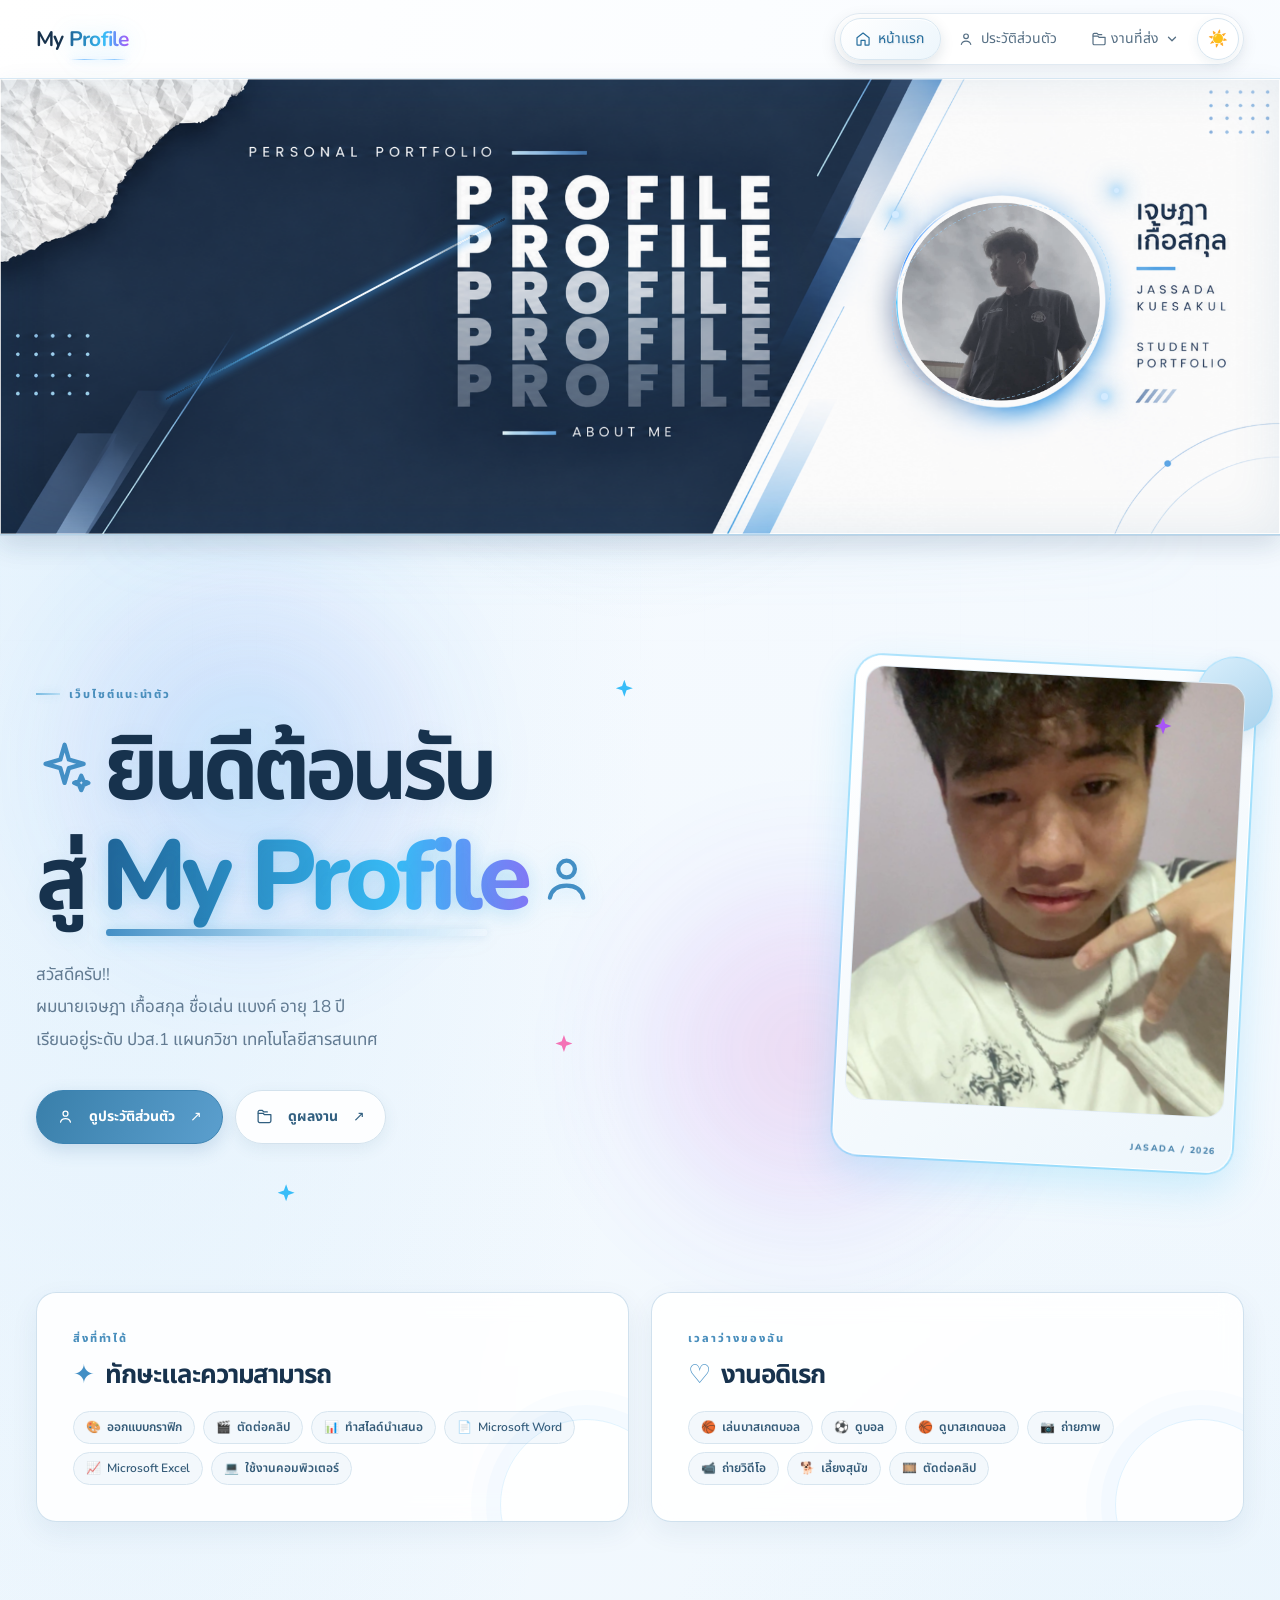
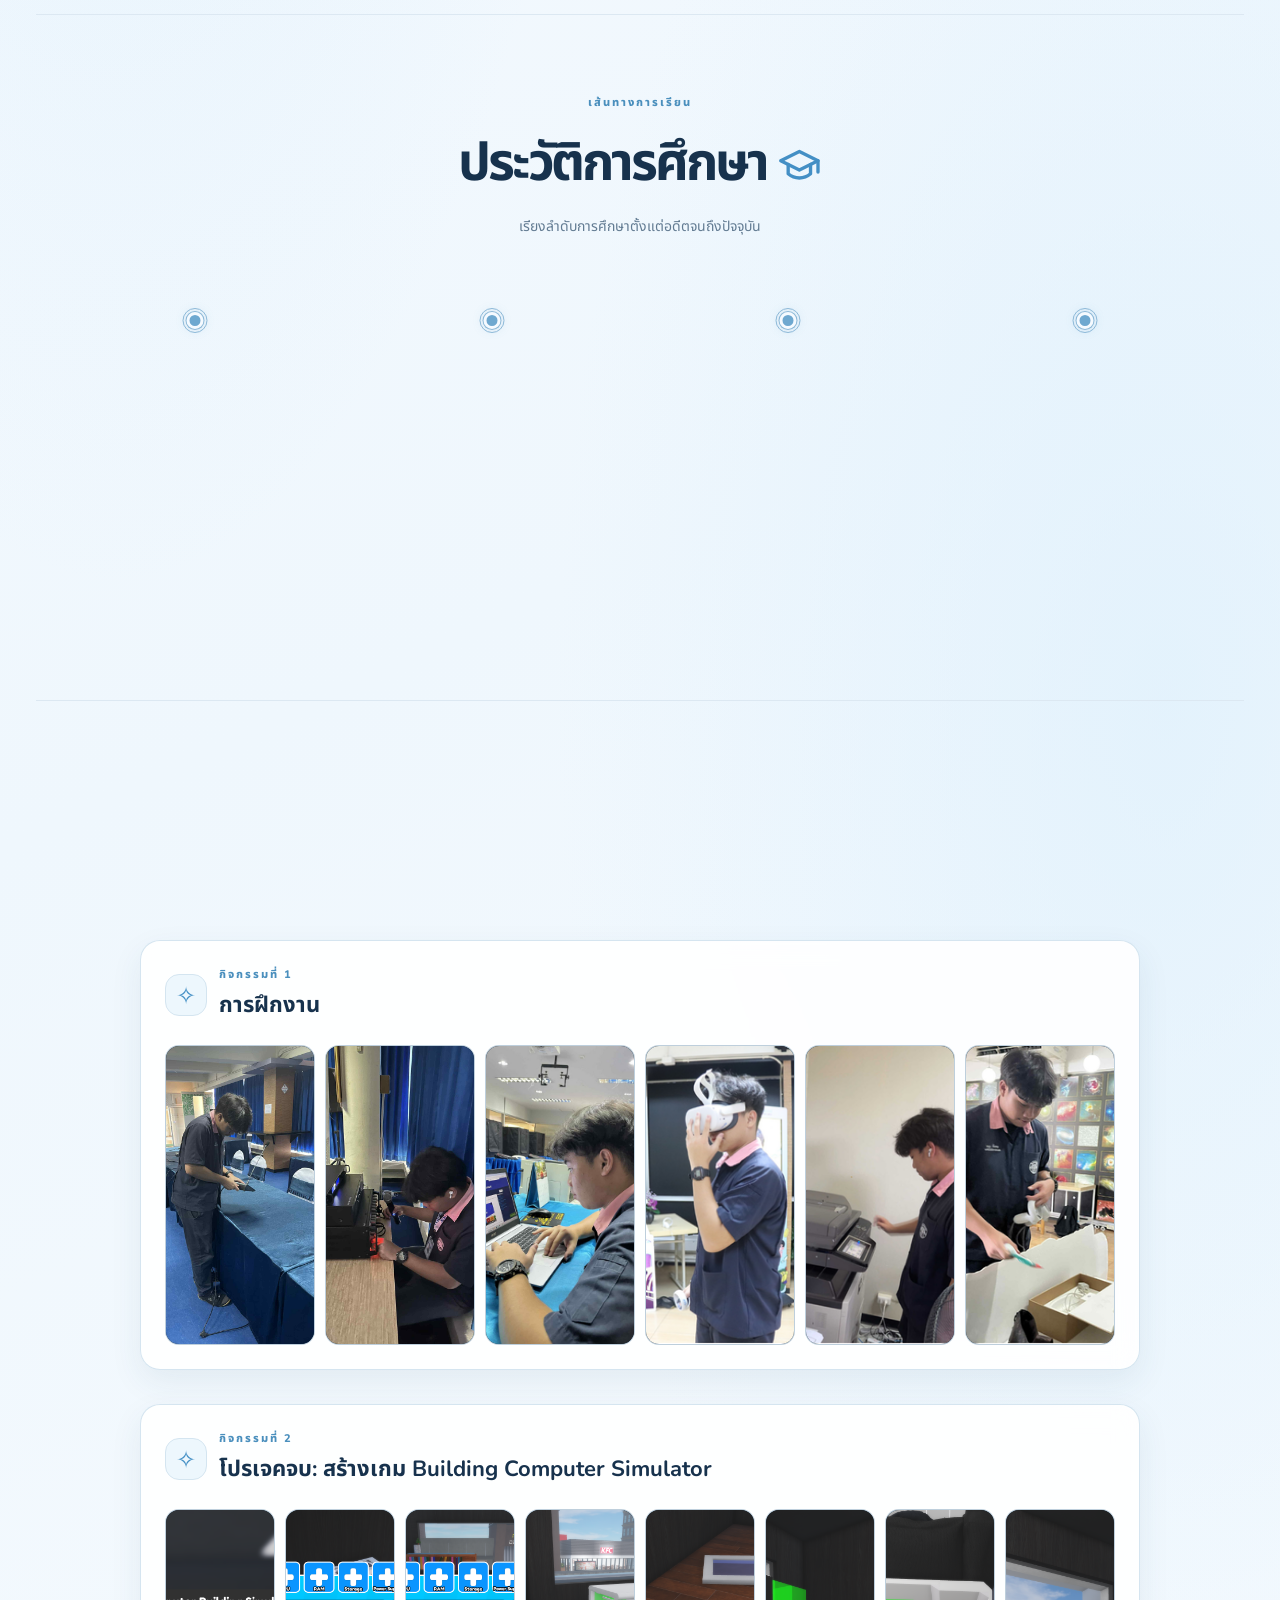
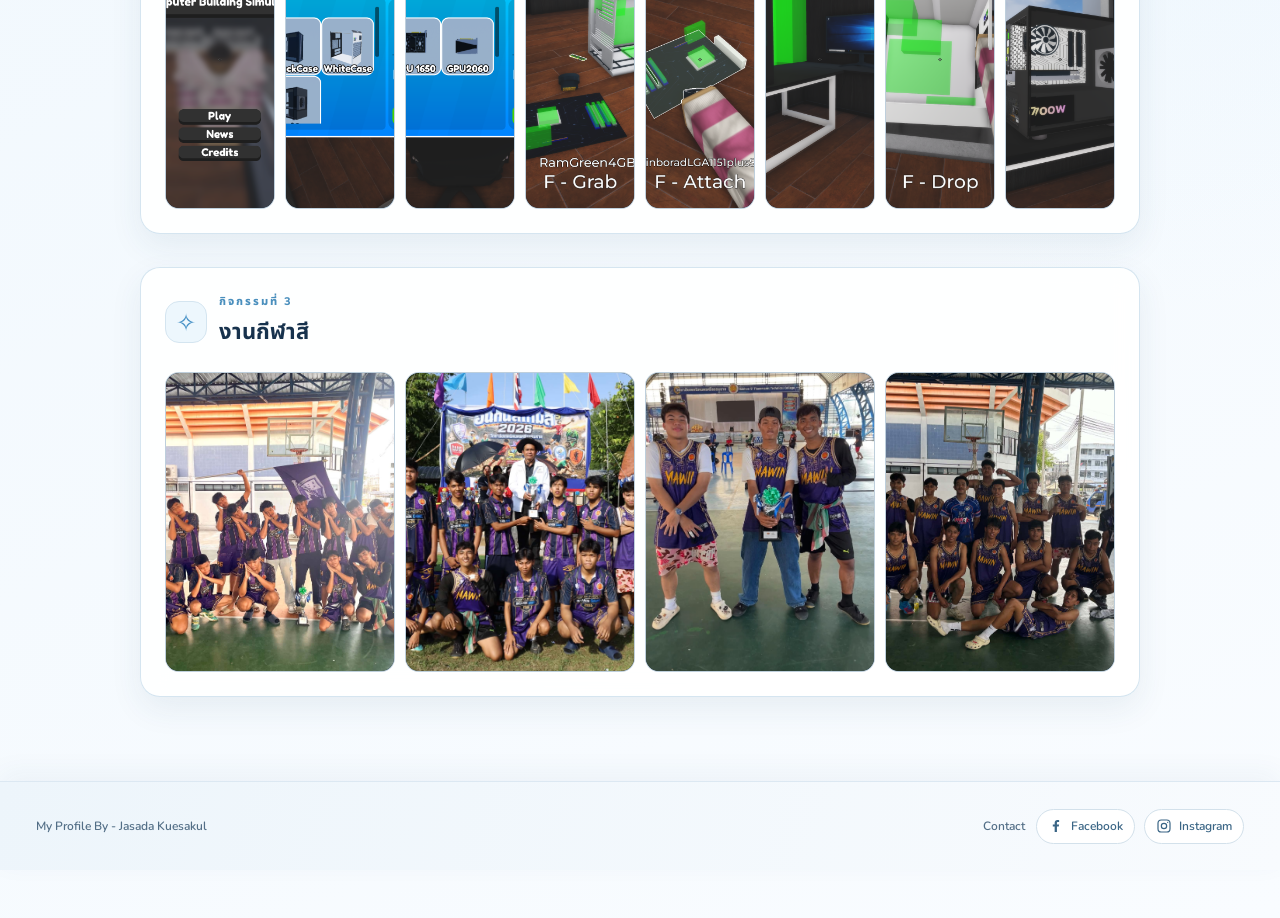
<file: index.html>
<!DOCTYPE html>
<html lang="th">
<head>
  <meta charset="UTF-8">
  <meta name="viewport" content="width=device-width, initial-scale=1">
  <meta name="theme-color" content="#f5faff">
  <meta name="description" content="เว็บไซต์แนะนำตัว My Profile พร้อมประวัติส่วนตัวและงานที่ส่ง">
  <title>My Profile | หน้าแรก</title>
  <link rel="preconnect" href="https://fonts.googleapis.com">
  <link rel="preconnect" href="https://fonts.gstatic.com" crossorigin>
  <link href="https://fonts.googleapis.com/css2?family=Nunito:wght@400;500;600;700;800&family=Noto+Sans+Thai:wght@300;400;500;600;700&display=swap" rel="stylesheet">
  <link rel="stylesheet" href="style.css?v=18">
  <script src="script.js?v=17" defer></script>
</head>
<body>
  <div class="page-sparkles" aria-hidden="true">
    <span class="side-sparkle side-sparkle-left side-sparkle-1"></span>
    <span class="side-sparkle side-sparkle-right side-sparkle-2"></span>
    <span class="side-sparkle side-sparkle-left side-sparkle-3"></span>
    <span class="side-sparkle side-sparkle-right side-sparkle-4"></span>
    <span class="side-sparkle side-sparkle-left side-sparkle-5"></span>
    <span class="side-sparkle side-sparkle-right side-sparkle-6"></span>
    <span class="side-sparkle side-sparkle-left side-sparkle-7"></span>
    <span class="side-sparkle side-sparkle-right side-sparkle-8"></span>
    <span class="side-sparkle side-sparkle-left side-sparkle-9"></span>
    <span class="side-sparkle side-sparkle-right side-sparkle-10"></span>
  </div>
  <header class="site-header">
    <div class="header-inner">
      <a class="brand" href="index.html" aria-label="My Profile หน้าแรก">My <span class="brand-accent">Profile</span></a>
      <nav class="site-nav" aria-label="เมนูหลัก">
        <a class="nav-link is-active" href="index.html" aria-current="page"><svg class="ui-icon" aria-hidden="true" viewBox="0 0 24 24"><path d="m3 10 9-7 9 7v10a1 1 0 0 1-1 1h-5v-7H9v7H4a1 1 0 0 1-1-1z"></path></svg>หน้าแรก</a>
        <a class="nav-link" href="profile.html"><svg class="ui-icon" aria-hidden="true" viewBox="0 0 24 24"><circle cx="12" cy="8" r="3.5"></circle><path d="M5 20c.8-3.4 3.1-5 7-5s6.2 1.6 7 5"></path></svg>ประวัติส่วนตัว</a>
        <div class="nav-dropdown" id="nav-works-dropdown">
          <a class="nav-link nav-dropdown-link" href="works.html" id="works-dropdown-btn" aria-haspopup="true" aria-expanded="false">
            <svg class="ui-icon" aria-hidden="true" viewBox="0 0 24 24"><path d="M3 7.5h7l2 2h9v9a2 2 0 0 1-2 2H5a2 2 0 0 1-2-2z"></path><path d="M3 7V5.5a2 2 0 0 1 2-2h4l2 2h5"></path></svg>
            <span>งานที่ส่ง</span>
            <span class="dropdown-chevron-icon" aria-hidden="true">
              <svg viewBox="0 0 24 24"><path d="m6 9 6 6 6-6"></path></svg>
            </span>
          </a>
          <div class="nav-dropdown-menu" id="works-dropdown-menu" role="menu" aria-label="เลือกลำดับสัปดาห์งานที่ส่ง">
            <div class="dropdown-menu-header">
              <span class="dropdown-menu-title">เลือกดูตามสัปดาห์</span>
              <a class="dropdown-item-all" href="works.html" role="menuitem">ดูทั้งหมด</a>
            </div>
            <div class="dropdown-menu-grid">
              <a class="dropdown-item" href="works.html?week=1" role="menuitem" data-week="1"><span class="dropdown-badge">W1</span><span>สัปดาห์ที่ 1</span></a>
              <a class="dropdown-item" href="works.html?week=2" role="menuitem" data-week="2"><span class="dropdown-badge">W2</span><span>สัปดาห์ที่ 2</span></a>
              <a class="dropdown-item" href="works.html?week=3" role="menuitem" data-week="3"><span class="dropdown-badge">W3</span><span>สัปดาห์ที่ 3</span></a>
              <a class="dropdown-item" href="works.html?week=4" role="menuitem" data-week="4"><span class="dropdown-badge">W4</span><span>สัปดาห์ที่ 4</span></a>
              <a class="dropdown-item" href="works.html?week=5" role="menuitem" data-week="5"><span class="dropdown-badge">W5</span><span>สัปดาห์ที่ 5</span></a>
              <a class="dropdown-item" href="works.html?week=6" role="menuitem" data-week="6"><span class="dropdown-badge">W6</span><span>สัปดาห์ที่ 6</span></a>
              <a class="dropdown-item" href="works.html?week=7" role="menuitem" data-week="7"><span class="dropdown-badge">W7</span><span>สัปดาห์ที่ 7</span></a>
              <a class="dropdown-item" href="works.html?week=8" role="menuitem" data-week="8"><span class="dropdown-badge">W8</span><span>สัปดาห์ที่ 8</span></a>
              <a class="dropdown-item" href="works.html?week=9" role="menuitem" data-week="9"><span class="dropdown-badge">W9</span><span>สัปดาห์ที่ 9</span></a>
              <a class="dropdown-item" href="works.html?week=10" role="menuitem" data-week="10"><span class="dropdown-badge">W10</span><span>สัปดาห์ที่ 10</span></a>
              <a class="dropdown-item" href="works.html?week=11" role="menuitem" data-week="11"><span class="dropdown-badge">W11</span><span>สัปดาห์ที่ 11</span></a>
              <a class="dropdown-item" href="works.html?week=12" role="menuitem" data-week="12"><span class="dropdown-badge">W12</span><span>สัปดาห์ที่ 12</span></a>
              <a class="dropdown-item" href="works.html?week=13" role="menuitem" data-week="13"><span class="dropdown-badge">W13</span><span>สัปดาห์ที่ 13</span></a>
              <a class="dropdown-item" href="works.html?week=14" role="menuitem" data-week="14"><span class="dropdown-badge">W14</span><span>สัปดาห์ที่ 14</span></a>
              <a class="dropdown-item" href="works.html?week=15" role="menuitem" data-week="15"><span class="dropdown-badge">W15</span><span>สัปดาห์ที่ 15</span></a>
            </div>
          </div>
        </div>
      </nav>
    </div>
    <div class="header-banner" role="region" aria-label="แบนเนอร์เว็บไซต์ My Profile">
      <img src="profile-header.png" alt="แบนเนอร์เว็บไซต์ My Profile">
      <span class="banner-meteor banner-meteor-one" aria-hidden="true"></span>
      <span class="banner-meteor banner-meteor-two" aria-hidden="true"></span>
      <span class="banner-meteor banner-meteor-three" aria-hidden="true"></span>
      <span class="banner-meteor banner-meteor-four" aria-hidden="true"></span>
      <span class="banner-profile-scan" aria-hidden="true"></span>
      <span class="banner-orbit-ring" aria-hidden="true"></span>
      <span class="banner-orbit-trail" aria-hidden="true"></span>
      <span class="banner-energy-line" aria-hidden="true"></span>
      <span class="banner-glint banner-glint-one" aria-hidden="true"></span>
      <span class="banner-glint banner-glint-two" aria-hidden="true"></span>
      <span class="banner-glint banner-glint-three" aria-hidden="true"></span>
    </div>
  </header>

  <main>
    <section class="hero page-container">
      <div class="hero-copy">
        <p class="eyebrow">เว็บไซต์แนะนำตัว</p>
        <h1><svg class="ui-icon welcome-icon" aria-hidden="true" viewBox="0 0 24 24"><path d="m12 2 1.8 6.2L20 10l-6.2 1.8L12 18l-1.8-6.2L4 10l6.2-1.8z"></path><path d="m19 15 .9 2.1L22 18l-2.1.9L19 21l-.9-2.1L16 18l2.1-.9z"></path></svg>ยินดีต้อนรับ<br>สู่ <span>My Profile<svg class="ui-icon welcome-profile-icon" aria-hidden="true" viewBox="0 0 24 24"><circle cx="12" cy="8" r="3.5"></circle><path d="M5 20c.8-3.4 3.1-5 7-5s6.2 1.6 7 5"></path></svg></span></h1>
        <p class="hero-description"><span class="typing-text" data-typing-text="สวัสดีครับ!!" aria-label="สวัสดีครับ!!">สวัสดีครับ!!</span><br>ผมนายเจษฎา เกื้อสกุล ชื่อเล่น แบงค์ อายุ <span class="age-counter" data-counter="18" aria-label="18">18</span> ปี<br>เรียนอยู่ระดับ ปวส.1 แผนกวิชา เทคโนโลยีสารสนเทศ</p>
        <div class="button-row">
          <a class="button button-dark" href="profile.html"><svg class="ui-icon" aria-hidden="true" viewBox="0 0 24 24"><circle cx="12" cy="8" r="3.5"></circle><path d="M5 20c.8-3.4 3.1-5 7-5s6.2 1.6 7 5"></path></svg>ดูประวัติส่วนตัว <span aria-hidden="true">↗</span></a>
          <a class="button button-light" href="works.html"><svg class="ui-icon" aria-hidden="true" viewBox="0 0 24 24"><path d="M3 7.5h7l2 2h9v9a2 2 0 0 1-2 2H5a2 2 0 0 1-2-2z"></path><path d="M3 7V5.5a2 2 0 0 1 2-2h4l2 2h5"></path></svg>ดูผลงาน <span aria-hidden="true">↗</span></a>
        </div>
      </div>
      <figure class="hero-image-frame">
        <span class="hero-image-crop">
          <img src="welcome-photo.jpg" alt="รูปโปรไฟล์ของฉัน">
        </span>
      </figure>
      <span class="hero-sparkle hero-sparkle-one" aria-hidden="true"></span>
      <span class="hero-sparkle hero-sparkle-two" aria-hidden="true"></span>
      <span class="hero-sparkle hero-sparkle-three" aria-hidden="true"></span>
      <span class="hero-sparkle hero-sparkle-four" aria-hidden="true"></span>
    </section>

    <section class="home-skills page-container" aria-label="ทักษะและงานอดิเรก">
      <article class="home-skill-card">
        <p class="eyebrow">สิ่งที่ทำได้</p>
        <h2><span class="home-skill-heading-icon" aria-hidden="true">✦</span> ทักษะและความสามารถ</h2>
        <ul class="profile-tags">
          <li><span aria-hidden="true">🎨</span> ออกแบบกราฟิก</li>
          <li><span aria-hidden="true">🎬</span> ตัดต่อคลิป</li>
          <li><span aria-hidden="true">📊</span> ทำสไลด์นำเสนอ</li>
          <li><span aria-hidden="true">📄</span> Microsoft Word</li>
          <li><span aria-hidden="true">📈</span> Microsoft Excel</li>
          <li><span aria-hidden="true">💻</span> ใช้งานคอมพิวเตอร์</li>
        </ul>
      </article>
      <article class="home-skill-card">
        <p class="eyebrow">เวลาว่างของฉัน</p>
        <h2><span class="home-skill-heading-icon" aria-hidden="true">♡</span> งานอดิเรก</h2>
        <ul class="profile-tags">
          <li><span aria-hidden="true">🏀</span> เล่นบาสเกตบอล</li>
          <li><span aria-hidden="true">⚽</span> ดูบอล</li>
          <li><span aria-hidden="true">🏀</span> ดูบาสเกตบอล</li>
          <li><span aria-hidden="true">📷</span> ถ่ายภาพ</li>
          <li><span aria-hidden="true">📹</span> ถ่ายวิดีโอ</li>
          <li><span aria-hidden="true">🐕</span> เลี้ยงสุนัข</li>
          <li><span aria-hidden="true">🎞️</span> ตัดต่อคลิป</li>
        </ul>
      </article>
    </section>

    <section class="home-education page-container" aria-labelledby="education-title">
      <div class="education-heading">
        <p class="eyebrow">เส้นทางการเรียน</p>
        <h2 id="education-title">ประวัติการศึกษา <svg class="ui-icon education-title-icon" aria-hidden="true" viewBox="0 0 24 24"><path d="m2 9 10-5 10 5-10 5z"></path><path d="M6 11v5c3.5 3 8.5 3 12 0v-5"></path><path d="M22 9v6"></path></svg></h2>
        <p>เรียงลำดับการศึกษาตั้งแต่อดีตจนถึงปัจจุบัน</p>
      </div>
      <ol class="education-timeline" aria-label="ลำดับประวัติการศึกษาจากอดีตถึงปัจจุบัน" tabindex="0">
        <li class="education-item education-item-left">
          <article class="education-card">
            <span class="education-logo-badge"><img class="education-logo" src="school-srithammarat-transparent.png" alt="ตราโรงเรียนศรีธรรมราชศึกษา"></span>
            <p class="education-years">พ.ศ. 2554–2557</p>
            <h3>ระดับอนุบาล</h3>
            <p>อนุบาลปีที่ 1–3</p>
            <p class="education-school">โรงเรียนศรีธรรมราชศึกษา</p>
          </article>
          <span class="education-node" aria-hidden="true"></span>
        </li>
        <li class="education-item education-item-right">
          <span class="education-node" aria-hidden="true"></span>
          <article class="education-card">
            <span class="education-logo-badge"><img class="education-logo" src="school-sema-transparent.png" alt="ตราโรงเรียนเทศบาลวัดเสมาเมือง"></span>
            <p class="education-years">พ.ศ. 2557–2563</p>
            <h3>ระดับประถมศึกษา</h3>
            <p>ชั้นประถมศึกษาปีที่ 1–6</p>
            <p class="education-school">โรงเรียนเทศบาลวัดเสมาเมือง</p>
          </article>
        </li>
        <li class="education-item education-item-left">
          <article class="education-card">
            <span class="education-logo-badge"><img class="education-logo" src="school-srithammarat-transparent.png" alt="ตราโรงเรียนศรีธรรมราชศึกษา"></span>
            <p class="education-years">พ.ศ. 2563–2566</p>
            <h3>ระดับมัธยมศึกษาตอนต้น</h3>
            <p>ชั้นมัธยมศึกษาปีที่ 1–3</p>
            <p class="education-school">โรงเรียนศรีธรรมราชศึกษา</p>
          </article>
          <span class="education-node" aria-hidden="true"></span>
        </li>
        <li class="education-item education-item-right">
          <span class="education-node" aria-hidden="true"></span>
          <article class="education-card">
            <span class="education-logo-badge"><img class="education-logo" src="college-technical-transparent.png" alt="ตราวิทยาลัยเทคนิคนครศรีธรรมราช"></span>
            <p class="education-years">พ.ศ. 2566–ปัจจุบัน</p>
            <h3>สายอาชีพ</h3>
            <p>ปวช. 1–3 และ ปวส. 1</p>
            <p class="education-school">วิทยาลัยเทคนิคนครศรีธรรมราช<br>สาขาเทคโนโลยีสารสนเทศ</p>
          </article>
        </li>
      </ol>
    </section>

    <section class="home-activities page-container" aria-labelledby="activities-title">
      <div class="education-heading">
        <p class="eyebrow">ประสบการณ์และเรื่องราว</p>
        <h2 id="activities-title">กิจกรรม <span aria-hidden="true">✦</span></h2>
        <p>ประสบการณ์ที่ได้เรียนรู้และลงมือทำ</p>
      </div>
      <article class="activity-card" aria-labelledby="internship-title">
        <div class="activity-heading">
          <span class="activity-icon" aria-hidden="true">✧</span>
          <div>
            <p class="eyebrow">กิจกรรมที่ 1</p>
            <h3 id="internship-title">การฝึกงาน</h3>
          </div>
        </div>
        <div class="activity-gallery">
          <figure class="activity-photo" tabindex="0">
            <img src="imeges/0e994d42-08b2-4b6e-a2ad-7efe5d16d940.jpg" alt="จัดเตรียมสถานที่และโต๊ะสำหรับกิจกรรม" loading="lazy">
            <figcaption>จัดเตรียมสถานที่</figcaption>
          </figure>
          <figure class="activity-photo" tabindex="0">
            <img src="imeges/986a4414-e008-4e16-b487-7a729d3fd6b9.jpg" alt="ตรวจสอบและปรับตั้งอุปกรณ์เครื่องเสียง" loading="lazy">
            <figcaption>ดูแลอุปกรณ์เครื่องเสียง</figcaption>
          </figure>
          <figure class="activity-photo" tabindex="0">
            <img src="imeges/Black%20and%20White%20Simple%20Geometric%20Content%20Creator%20Student%20Portfolio%20(1).png" alt="ใช้งานคอมพิวเตอร์เพื่อจัดทำสื่อ" loading="lazy">
            <figcaption>จัดทำสื่อด้วยคอมพิวเตอร์</figcaption>
          </figure>
          <figure class="activity-photo" tabindex="0">
            <img src="imeges/Black%20and%20White%20Simple%20Geometric%20Content%20Creator%20Student%20Portfolio%20(4).png" alt="ทดลองใช้งานอุปกรณ์ VR" loading="lazy">
            <figcaption>ทดลองใช้งานอุปกรณ์ VR</figcaption>
          </figure>
          <figure class="activity-photo" tabindex="0">
            <img src="imeges/Black%20and%20White%20Simple%20Geometric%20Content%20Creator%20Student%20Portfolio%20(7).png" alt="เรียนรู้การใช้งานเครื่องพิมพ์" loading="lazy">
            <figcaption>เรียนรู้การใช้งานเครื่องพิมพ์</figcaption>
          </figure>
          <figure class="activity-photo" tabindex="0">
            <img src="imeges/Black%20and%20White%20Simple%20Geometric%20Content%20Creator%20Student%20Portfolio%20(9).png" alt="จัดเตรียมอุปกรณ์ VR" loading="lazy">
            <figcaption>จัดเตรียมอุปกรณ์ VR</figcaption>
          </figure>
        </div>
      </article>
      <article class="activity-card" aria-labelledby="game-project-title">
        <div class="activity-heading">
          <span class="activity-icon" aria-hidden="true">✧</span>
          <div>
            <p class="eyebrow">กิจกรรมที่ 2</p>
            <h3 id="game-project-title">โปรเจคจบ: สร้างเกม Building Computer Simulator</h3>
          </div>
        </div>
        <div class="activity-gallery">
          <figure class="activity-photo" tabindex="0">
            <img src="imeges/RobloxScreenShot20260213_082851448.png" alt="หน้าเมนูหลักของเกม Building Computer Simulator" loading="lazy">
            <figcaption>หน้าเมนูหลักของเกม</figcaption>
          </figure>
          <figure class="activity-photo" tabindex="0">
            <img src="imeges/RobloxScreenShot20260212_201653420.png" alt="เมนูเลือกซื้อเคสคอมพิวเตอร์ในเกม" loading="lazy">
            <figcaption>เมนูเลือกซื้อเคสคอมพิวเตอร์</figcaption>
          </figure>
          <figure class="activity-photo" tabindex="0">
            <img src="imeges/RobloxScreenShot20260212_201724716.png" alt="หน้าร้านค้าเลือกซื้ออุปกรณ์คอมพิวเตอร์" loading="lazy">
            <figcaption>เลือกร้านค้าและอุปกรณ์คอมพิวเตอร์</figcaption>
          </figure>
          <figure class="activity-photo" tabindex="0">
            <img src="imeges/RobloxScreenShot20260217_145738792.png" alt="หยิบแรมเพื่อเตรียมนำไปประกอบคอมพิวเตอร์" loading="lazy">
            <figcaption>หยิบแรมเพื่อประกอบคอมพิวเตอร์</figcaption>
          </figure>
          <figure class="activity-photo" tabindex="0">
            <img src="imeges/RobloxScreenShot20260217_145805997.png" alt="ติดตั้งเมนบอร์ดลงในเคสคอมพิวเตอร์" loading="lazy">
            <figcaption>ติดตั้งเมนบอร์ดลงในเคส</figcaption>
          </figure>
          <figure class="activity-photo" tabindex="0">
            <img src="imeges/RobloxScreenShot20260212_201909783.png" alt="ประกอบเคสคอมพิวเตอร์พร้อมชิ้นส่วนภายใน" loading="lazy">
            <figcaption>ประกอบชิ้นส่วนภายในเคส</figcaption>
          </figure>
          <figure class="activity-photo" tabindex="0">
            <img src="imeges/RobloxScreenShot20260212_201919901.png" alt="วางเคสคอมพิวเตอร์เพื่อเตรียมประกอบ" loading="lazy">
            <figcaption>เตรียมเคสสำหรับประกอบเครื่อง</figcaption>
          </figure>
          <figure class="activity-photo" tabindex="0">
            <img src="imeges/RobloxScreenShot20260217_182632253.png" alt="คอมพิวเตอร์ที่ประกอบเสร็จแล้วในเกม" loading="lazy">
            <figcaption>คอมพิวเตอร์หลังประกอบเสร็จ</figcaption>
          </figure>
        </div>
      </article>
      <article class="activity-card" aria-labelledby="sports-day-title">
        <div class="activity-heading">
          <span class="activity-icon" aria-hidden="true">✧</span>
          <div>
            <p class="eyebrow">กิจกรรมที่ 3</p>
            <h3 id="sports-day-title">งานกีฬาสี</h3>
          </div>
        </div>
        <div class="activity-gallery">
          <figure class="activity-photo" tabindex="0">
            <img src="imeges/0c33e486-e36a-455c-91c2-0e9ce157c6e1.jpg" alt="ร่วมถ่ายภาพกับเพื่อนร่วมทีมบาสเกตบอล" loading="lazy">
            <figcaption>ร่วมสนุกกับทีมบาสเกตบอล</figcaption>
          </figure>
          <figure class="activity-photo" tabindex="0">
            <img src="imeges/2d457299-1713-4e19-9b52-1920831f4b9f.jpg" alt="ถ่ายภาพร่วมกับทีมและถ้วยรางวัลในงานกีฬา" loading="lazy">
            <figcaption>ถ่ายภาพร่วมกับทีมและถ้วยรางวัล</figcaption>
          </figure>
          <figure class="activity-photo" tabindex="0">
            <img src="imeges/887a5a4f-7e0c-445a-808f-bc8ec7f50674.jpg" alt="ถ่ายภาพกับเพื่อนหลังการแข่งขันบาสเกตบอล" loading="lazy">
            <figcaption>เก็บภาพความประทับใจหลังแข่งขัน</figcaption>
          </figure>
          <figure class="activity-photo" tabindex="0">
            <img src="imeges/8110b62d-cfd5-4099-81ad-1b5a685d5288.jpg" alt="ภาพหมู่ทีมกีฬาสีในสนามบาสเกตบอล" loading="lazy">
            <figcaption>ภาพหมู่ร่วมกับทีมกีฬาสี</figcaption>
          </figure>
        </div>
      </article>
    </section>
  </main>

  <dialog class="activity-image-dialog" id="activity-image-dialog" aria-label="ดูรูปกิจกรรมขนาดใหญ่">
    <button class="activity-image-close" id="activity-image-close" type="button" aria-label="ปิดรูป">×</button>
    <figure>
      <img id="activity-dialog-image" alt="">
      <figcaption id="activity-dialog-caption"></figcaption>
    </figure>
  </dialog>

  <footer class="site-footer">
    <div class="footer-inner">
      <span>My Profile By - Jasada Kuesakul</span>
      <nav class="footer-socials" aria-label="โซเชียลมีเดีย">
        <span class="footer-contact-label">Contact</span>
        <a class="footer-social-link footer-social-facebook" href="https://www.facebook.com/elzx.683364?locale=th_TH" target="_blank" rel="noopener noreferrer" aria-label="Facebook">
          <svg aria-hidden="true" viewBox="0 0 24 24"><path d="M13.4 21v-8.2h2.8l.4-3.2h-3.2v-2c0-.9.3-1.5 1.6-1.5h1.7V3.2c-.3 0-1.3-.2-2.5-.2-2.5 0-4.2 1.5-4.2 4.3v2.3H7.2v3.2H10V21z"></path></svg>
          <span>Facebook</span>
        </a>
        <a class="footer-social-link footer-social-instagram" href="https://www.instagram.com/elzvxrq?vrfl=MTNldDZkaDlvZ2VpaA%3D%3D&amp;utm_source=qr" target="_blank" rel="noopener noreferrer" aria-label="Instagram">
          <svg aria-hidden="true" viewBox="0 0 24 24"><rect x="3" y="3" width="18" height="18" rx="5"></rect><circle cx="12" cy="12" r="4"></circle><circle cx="17.5" cy="6.5" r="1" class="instagram-dot"></circle></svg>
          <span>Instagram</span>
        </a>
      </nav>
    </div>
  </footer>
</body>
</html>
</file>
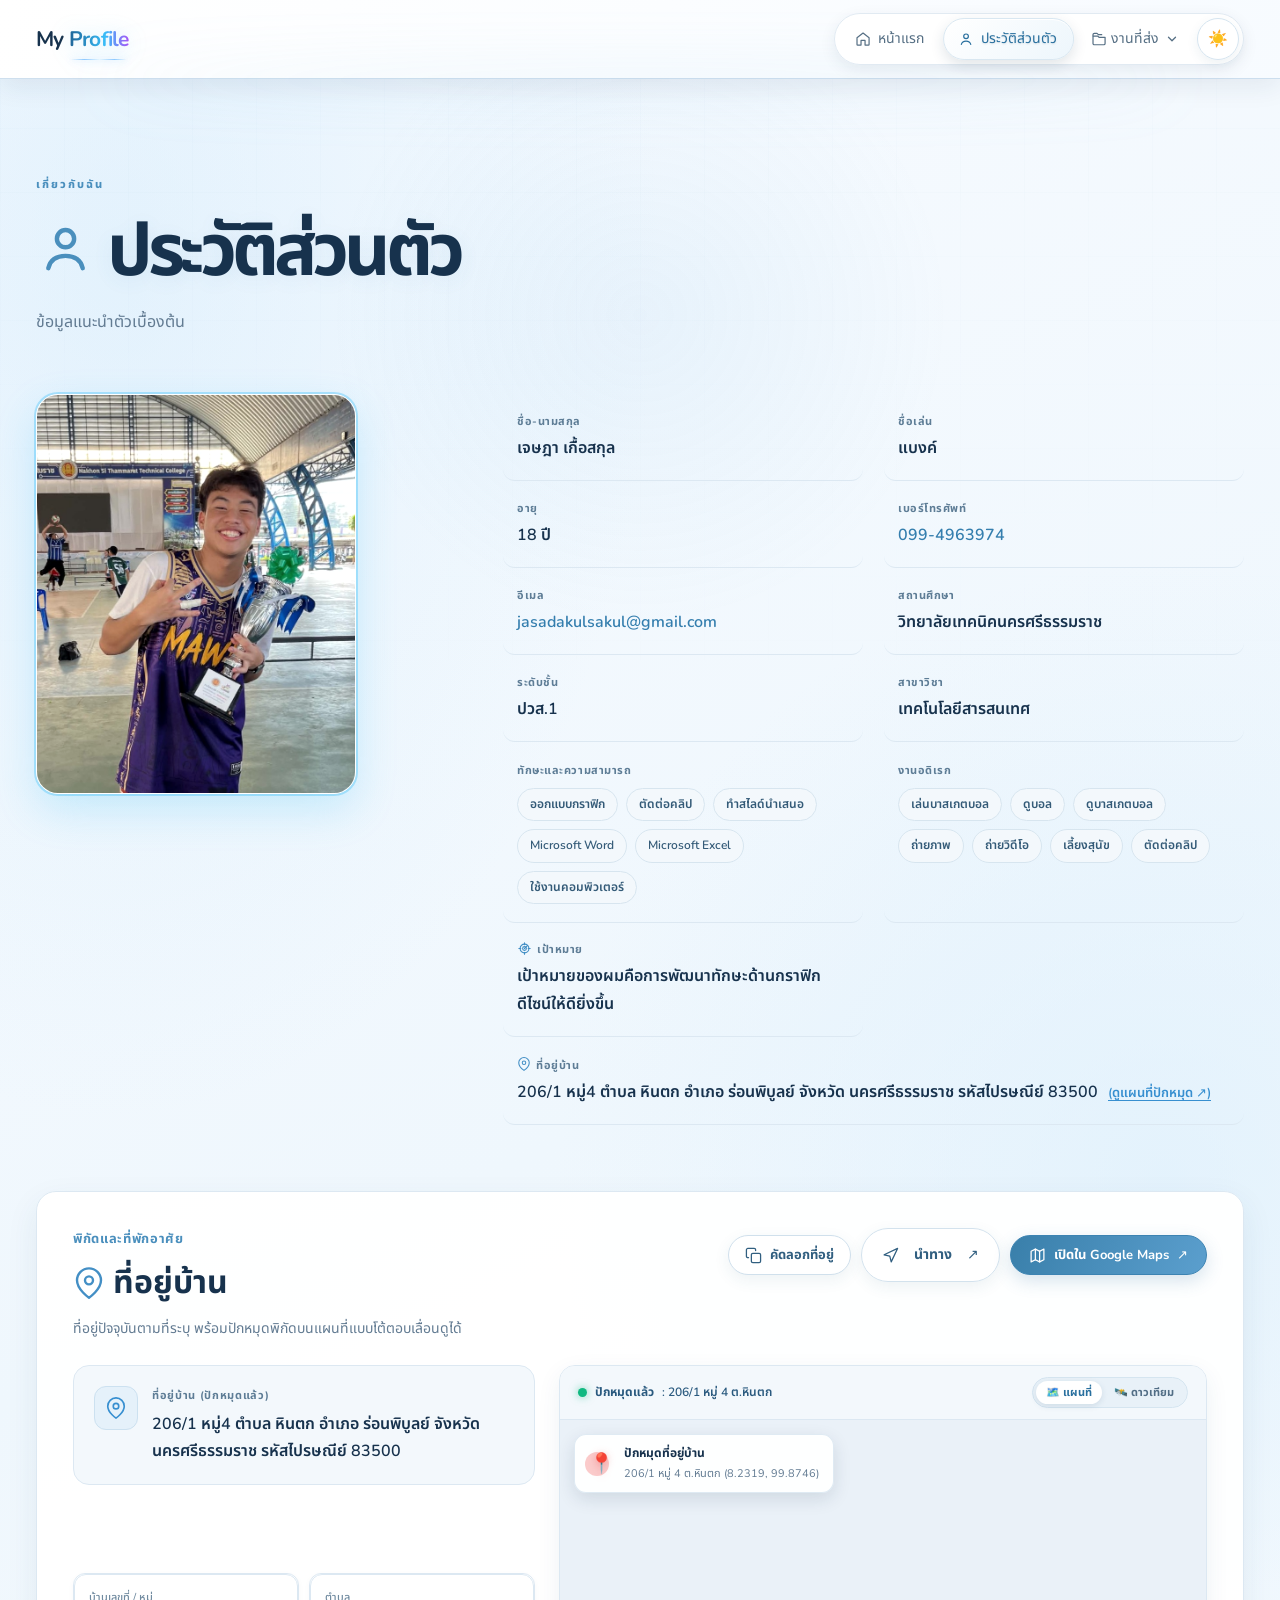
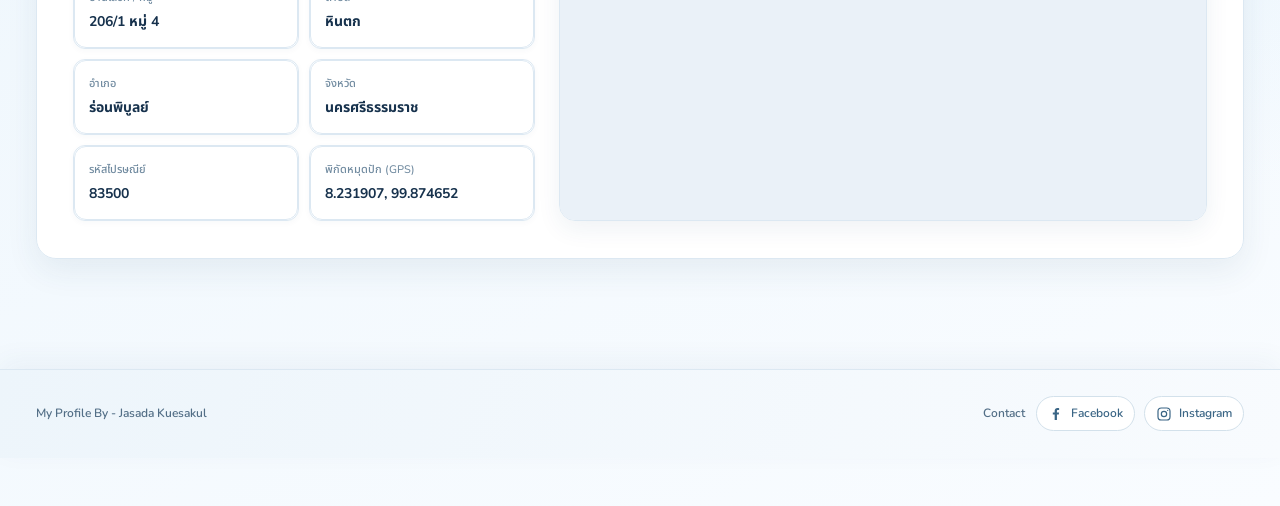
<file: profile.html>
<!DOCTYPE html>
<html lang="th">
<head>
  <meta charset="UTF-8">
  <meta name="viewport" content="width=device-width, initial-scale=1">
  <meta name="theme-color" content="#f5faff">
  <meta name="description" content="ประวัติส่วนตัวและข้อมูลแนะนำตัว">
  <title>My Profile | ประวัติส่วนตัว</title>
  <link rel="preconnect" href="https://fonts.googleapis.com">
  <link rel="preconnect" href="https://fonts.gstatic.com" crossorigin>
  <link href="https://fonts.googleapis.com/css2?family=Nunito:wght@400;500;600;700;800&family=Noto+Sans+Thai:wght@300;400;500;600;700&display=swap" rel="stylesheet">
  <link rel="stylesheet" href="style.css?v=18">
  <script src="script.js?v=17" defer></script>
</head>
<body>
  <div class="page-sparkles" aria-hidden="true">
    <span class="side-sparkle side-sparkle-left side-sparkle-1"></span>
    <span class="side-sparkle side-sparkle-right side-sparkle-2"></span>
    <span class="side-sparkle side-sparkle-left side-sparkle-3"></span>
    <span class="side-sparkle side-sparkle-right side-sparkle-4"></span>
    <span class="side-sparkle side-sparkle-left side-sparkle-5"></span>
    <span class="side-sparkle side-sparkle-right side-sparkle-6"></span>
    <span class="side-sparkle side-sparkle-left side-sparkle-7"></span>
    <span class="side-sparkle side-sparkle-right side-sparkle-8"></span>
    <span class="side-sparkle side-sparkle-left side-sparkle-9"></span>
    <span class="side-sparkle side-sparkle-right side-sparkle-10"></span>
  </div>
  <header class="site-header">
    <div class="header-inner">
      <a class="brand" href="index.html" aria-label="My Profile หน้าแรก">My <span class="brand-accent">Profile</span></a>
      <nav class="site-nav" aria-label="เมนูหลัก">
        <a class="nav-link" href="index.html"><svg class="ui-icon" aria-hidden="true" viewBox="0 0 24 24"><path d="m3 10 9-7 9 7v10a1 1 0 0 1-1 1h-5v-7H9v7H4a1 1 0 0 1-1-1z"></path></svg>หน้าแรก</a>
        <a class="nav-link is-active" href="profile.html" aria-current="page"><svg class="ui-icon" aria-hidden="true" viewBox="0 0 24 24"><circle cx="12" cy="8" r="3.5"></circle><path d="M5 20c.8-3.4 3.1-5 7-5s6.2 1.6 7 5"></path></svg>ประวัติส่วนตัว</a>
        <div class="nav-dropdown" id="nav-works-dropdown">
          <a class="nav-link nav-dropdown-link" href="works.html" id="works-dropdown-btn" aria-haspopup="true" aria-expanded="false">
            <svg class="ui-icon" aria-hidden="true" viewBox="0 0 24 24"><path d="M3 7.5h7l2 2h9v9a2 2 0 0 1-2 2H5a2 2 0 0 1-2-2z"></path><path d="M3 7V5.5a2 2 0 0 1 2-2h4l2 2h5"></path></svg>
            <span>งานที่ส่ง</span>
            <span class="dropdown-chevron-icon" aria-hidden="true">
              <svg viewBox="0 0 24 24"><path d="m6 9 6 6 6-6"></path></svg>
            </span>
          </a>
          <div class="nav-dropdown-menu" id="works-dropdown-menu" role="menu" aria-label="เลือกลำดับสัปดาห์งานที่ส่ง">
            <div class="dropdown-menu-header">
              <span class="dropdown-menu-title">เลือกดูตามสัปดาห์</span>
              <a class="dropdown-item-all" href="works.html" role="menuitem">ดูทั้งหมด</a>
            </div>
            <div class="dropdown-menu-grid">
              <a class="dropdown-item" href="works.html?week=1" role="menuitem" data-week="1"><span class="dropdown-badge">W1</span><span>สัปดาห์ที่ 1</span></a>
              <a class="dropdown-item" href="works.html?week=2" role="menuitem" data-week="2"><span class="dropdown-badge">W2</span><span>สัปดาห์ที่ 2</span></a>
              <a class="dropdown-item" href="works.html?week=3" role="menuitem" data-week="3"><span class="dropdown-badge">W3</span><span>สัปดาห์ที่ 3</span></a>
              <a class="dropdown-item" href="works.html?week=4" role="menuitem" data-week="4"><span class="dropdown-badge">W4</span><span>สัปดาห์ที่ 4</span></a>
              <a class="dropdown-item" href="works.html?week=5" role="menuitem" data-week="5"><span class="dropdown-badge">W5</span><span>สัปดาห์ที่ 5</span></a>
              <a class="dropdown-item" href="works.html?week=6" role="menuitem" data-week="6"><span class="dropdown-badge">W6</span><span>สัปดาห์ที่ 6</span></a>
              <a class="dropdown-item" href="works.html?week=7" role="menuitem" data-week="7"><span class="dropdown-badge">W7</span><span>สัปดาห์ที่ 7</span></a>
              <a class="dropdown-item" href="works.html?week=8" role="menuitem" data-week="8"><span class="dropdown-badge">W8</span><span>สัปดาห์ที่ 8</span></a>
              <a class="dropdown-item" href="works.html?week=9" role="menuitem" data-week="9"><span class="dropdown-badge">W9</span><span>สัปดาห์ที่ 9</span></a>
              <a class="dropdown-item" href="works.html?week=10" role="menuitem" data-week="10"><span class="dropdown-badge">W10</span><span>สัปดาห์ที่ 10</span></a>
              <a class="dropdown-item" href="works.html?week=11" role="menuitem" data-week="11"><span class="dropdown-badge">W11</span><span>สัปดาห์ที่ 11</span></a>
              <a class="dropdown-item" href="works.html?week=12" role="menuitem" data-week="12"><span class="dropdown-badge">W12</span><span>สัปดาห์ที่ 12</span></a>
              <a class="dropdown-item" href="works.html?week=13" role="menuitem" data-week="13"><span class="dropdown-badge">W13</span><span>สัปดาห์ที่ 13</span></a>
              <a class="dropdown-item" href="works.html?week=14" role="menuitem" data-week="14"><span class="dropdown-badge">W14</span><span>สัปดาห์ที่ 14</span></a>
              <a class="dropdown-item" href="works.html?week=15" role="menuitem" data-week="15"><span class="dropdown-badge">W15</span><span>สัปดาห์ที่ 15</span></a>
            </div>
          </div>
        </div>
      </nav>
    </div>
  </header>

  <main class="page-container content-page">
    <div class="page-heading">
      <p class="eyebrow">เกี่ยวกับฉัน</p>
      <h1><svg class="ui-icon profile-heading-icon" aria-hidden="true" viewBox="0 0 24 24"><circle cx="12" cy="8" r="3.5"></circle><path d="M5 20c.8-3.4 3.1-5 7-5s6.2 1.6 7 5"></path></svg>ประวัติส่วนตัว</h1>
      <p>ข้อมูลแนะนำตัวเบื้องต้น</p>
    </div>

    <section class="profile-layout" aria-label="ข้อมูลส่วนตัว">
      <div class="profile-photo-column">
        <div class="profile-image-frame profile-photo-frame">
          <img class="profile-photo" src="profile-sports-photo.jpg" alt="เจษฎา เกื้อสกุล ยืนถือถ้วยรางวัลในสนามกีฬา">
        </div>
      </div>
      <div class="profile-details">
        <dl class="profile-grid">
          <div class="profile-item"><dt>ชื่อ-นามสกุล</dt><dd>เจษฎา เกื้อสกุล</dd></div>
          <div class="profile-item"><dt>ชื่อเล่น</dt><dd>แบงค์</dd></div>
          <div class="profile-item"><dt>อายุ</dt><dd><span class="age-counter" data-counter="18" aria-label="18">18</span> ปี</dd></div>
          <div class="profile-item"><dt>เบอร์โทรศัพท์</dt><dd><a class="profile-contact-link" href="tel:+66994963974">099-4963974</a></dd></div>
          <div class="profile-item"><dt>อีเมล</dt><dd><a class="profile-contact-link" href="mailto:jasadakulsakul@gmail.com">jasadakulsakul@gmail.com</a></dd></div>
          <div class="profile-item"><dt>สถานศึกษา</dt><dd>วิทยาลัยเทคนิคนครศรีธรรมราช</dd></div>
          <div class="profile-item"><dt>ระดับชั้น</dt><dd>ปวส.1</dd></div>
          <div class="profile-item"><dt>สาขาวิชา</dt><dd>เทคโนโลยีสารสนเทศ</dd></div>
          <div class="profile-item">
            <dt>ทักษะและความสามารถ</dt>
            <dd>
              <ul class="profile-tags">
                <li>ออกแบบกราฟิก</li>
                <li>ตัดต่อคลิป</li>
                <li>ทำสไลด์นำเสนอ</li>
                <li>Microsoft Word</li>
                <li>Microsoft Excel</li>
                <li>ใช้งานคอมพิวเตอร์</li>
              </ul>
            </dd>
          </div>
          <div class="profile-item">
            <dt>งานอดิเรก</dt>
            <dd>
              <ul class="profile-tags">
                <li>เล่นบาสเกตบอล</li>
                <li>ดูบอล</li>
                <li>ดูบาสเกตบอล</li>
                <li>ถ่ายภาพ</li>
                <li>ถ่ายวิดีโอ</li>
                <li>เลี้ยงสุนัข</li>
                <li>ตัดต่อคลิป</li>
              </ul>
            </dd>
          </div>
          <div class="profile-item"><dt><svg class="ui-icon profile-goal-icon" aria-hidden="true" viewBox="0 0 24 24"><path d="M12 3v3"></path><path d="M12 18v3"></path><path d="M3 12h3"></path><path d="M18 12h3"></path><circle cx="12" cy="12" r="7"></circle><circle cx="12" cy="12" r="3"></circle><path d="m12 12 5-5"></path></svg>เป้าหมาย</dt><dd>เป้าหมายของผมคือการพัฒนาทักษะด้านกราฟิกดีไซน์ให้ดียิ่งขึ้น</dd></div>
          <div class="profile-item profile-item-wide">
            <dt><svg class="ui-icon profile-address-icon" aria-hidden="true" viewBox="0 0 24 24"><path d="M21 10c0 7-9 13-9 13s-9-6-9-13a9 9 0 0 1 18 0z"></path><circle cx="12" cy="10" r="3"></circle></svg>ที่อยู่บ้าน</dt>
            <dd>206/1 หมู่4 ตำบล หินตก อำเภอ ร่อนพิบูลย์ จังหวัด นครศรีธรรมราช รหัสไปรษณีย์ 83500 <a class="profile-contact-link address-jump-link" href="#address-heading">(ดูแผนที่ปักหมุด ↗)</a></dd>
          </div>
        </dl>
      </div>
    </section>

    <!-- ส่วนหัวข้อที่อยู่บ้าน และ แผนที่แบบเลื่อนดูได้ -->
    <section class="profile-address-section" aria-labelledby="address-heading">
      <div class="address-card">
        <div class="address-header">
          <div class="address-header-text">
            <p class="eyebrow">พิกัดและที่พักอาศัย</p>
            <h2 id="address-heading" class="address-heading">
              <svg class="ui-icon address-heading-icon" aria-hidden="true" viewBox="0 0 24 24">
                <path d="M21 10c0 7-9 13-9 13s-9-6-9-13a9 9 0 0 1 18 0z"></path>
                <circle cx="12" cy="10" r="3"></circle>
              </svg>
              ที่อยู่บ้าน
            </h2>
            <p class="address-subheading">ที่อยู่ปัจจุบันตามที่ระบุ พร้อมปักหมุดพิกัดบนแผนที่แบบโต้ตอบเลื่อนดูได้</p>
          </div>
          <div class="address-actions">
            <button type="button" class="button button-light address-copy-btn" id="copy-address-btn" aria-label="คัดลอกข้อความที่อยู่">
              <svg class="ui-icon" aria-hidden="true" viewBox="0 0 24 24">
                <rect x="9" y="9" width="13" height="13" rx="2" ry="2"></rect>
                <path d="M5 15H4a2 2 0 0 1-2-2V4a2 2 0 0 1 2-2h9a2 2 0 0 1 2 2v1"></path>
              </svg>
              <span>คัดลอกที่อยู่</span>
            </button>
            <a class="button button-light address-action-btn" href="https://www.google.com/maps/dir/?api=1&amp;destination=8.231907,99.874652" target="_blank" rel="noopener noreferrer" aria-label="ขอเส้นทางนำทางไปยังหมุดที่อยู่บ้าน">
              <svg class="ui-icon" aria-hidden="true" viewBox="0 0 24 24"><polygon points="3 11 22 2 13 21 11 13 3 11"></polygon></svg>
              <span>นำทาง</span>
              <span aria-hidden="true">↗</span>
            </a>
            <a class="button button-dark address-map-link" href="https://www.google.com/maps?q=8.231907,99.874652+(%E0%B8%97%E0%B8%B5%E0%B9%88%E0%B8%AD%E0%B8%A2%E0%B8%B9%E0%B9%88%E0%B8%9A%E0%B9%89%E0%B8%B2%E0%B8%99%20206%2F1%20%E0%B8%AB%E0%B8%A1%E0%B8%B9%E0%B9%884%20%E0%B8%95.%E0%B8%AB%E0%B8%B4%E0%B8%99%E0%B8%95%E0%B8%81)" target="_blank" rel="noopener noreferrer" aria-label="เปิดดูจุดปักหมุดบน Google Maps ในแท็บใหม่">
              <svg class="ui-icon" aria-hidden="true" viewBox="0 0 24 24">
                <polygon points="3 6 9 3 15 6 21 3 21 18 15 21 9 18 3 21"></polygon>
                <line x1="9" y1="3" x2="9" y2="18"></line>
                <line x1="15" y1="6" x2="15" y2="21"></line>
              </svg>
              <span>เปิดใน Google Maps</span>
              <span aria-hidden="true">↗</span>
            </a>
          </div>
        </div>

        <div class="address-content-grid">
          <div class="address-info-card">
            <div class="address-highlight-item">
              <span class="address-pin-icon-wrap" aria-hidden="true">
                <svg class="ui-icon" viewBox="0 0 24 24">
                  <path d="M21 10c0 7-9 13-9 13s-9-6-9-13a9 9 0 0 1 18 0z"></path>
                  <circle cx="12" cy="10" r="3"></circle>
                </svg>
              </span>
              <div class="address-highlight-text">
                <span class="address-badge-label">ที่อยู่บ้าน (ปักหมุดแล้ว)</span>
                <p class="address-primary-text">206/1 หมู่4 ตำบล หินตก อำเภอ ร่อนพิบูลย์ จังหวัด นครศรีธรรมราช รหัสไปรษณีย์ 83500</p>
              </div>
            </div>

            <div class="address-components-grid">
              <button type="button" class="address-chip" aria-pressed="false" aria-label="บ้านเลขที่ / หมู่: 206/1 หมู่ 4. คลิกเพื่อพลิกการ์ด">
                <span class="address-chip-inner">
                  <span class="address-chip-face address-chip-front"><span class="chip-key">บ้านเลขที่ / หมู่</span><span class="chip-val">206/1 หมู่ 4</span></span>
                  <span class="address-chip-face address-chip-back" aria-hidden="true"><span class="chip-key">ที่อยู่เต็ม</span><span class="chip-val">206/1 หมู่ 4 ต.หินตก อ.ร่อนพิบูลย์ จ.นครศรีธรรมราช 83500</span></span>
                </span>
              </button>
              <button type="button" class="address-chip" aria-pressed="false" aria-label="ตำบล: หินตก. คลิกเพื่อพลิกการ์ด">
                <span class="address-chip-inner">
                  <span class="address-chip-face address-chip-front"><span class="chip-key">ตำบล</span><span class="chip-val">หินตก</span></span>
                  <span class="address-chip-face address-chip-back" aria-hidden="true"><span class="chip-key">ที่อยู่เต็ม</span><span class="chip-val">206/1 หมู่ 4 ต.หินตก อ.ร่อนพิบูลย์ จ.นครศรีธรรมราช 83500</span></span>
                </span>
              </button>
              <button type="button" class="address-chip" aria-pressed="false" aria-label="อำเภอ: ร่อนพิบูลย์. คลิกเพื่อพลิกการ์ด">
                <span class="address-chip-inner">
                  <span class="address-chip-face address-chip-front"><span class="chip-key">อำเภอ</span><span class="chip-val">ร่อนพิบูลย์</span></span>
                  <span class="address-chip-face address-chip-back" aria-hidden="true"><span class="chip-key">ที่อยู่เต็ม</span><span class="chip-val">206/1 หมู่ 4 ต.หินตก อ.ร่อนพิบูลย์ จ.นครศรีธรรมราช 83500</span></span>
                </span>
              </button>
              <button type="button" class="address-chip" aria-pressed="false" aria-label="จังหวัด: นครศรีธรรมราช. คลิกเพื่อพลิกการ์ด">
                <span class="address-chip-inner">
                  <span class="address-chip-face address-chip-front"><span class="chip-key">จังหวัด</span><span class="chip-val">นครศรีธรรมราช</span></span>
                  <span class="address-chip-face address-chip-back" aria-hidden="true"><span class="chip-key">ที่อยู่เต็ม</span><span class="chip-val">206/1 หมู่ 4 ต.หินตก อ.ร่อนพิบูลย์ จ.นครศรีธรรมราช 83500</span></span>
                </span>
              </button>
              <button type="button" class="address-chip" aria-pressed="false" aria-label="รหัสไปรษณีย์: 83500. คลิกเพื่อพลิกการ์ด">
                <span class="address-chip-inner">
                  <span class="address-chip-face address-chip-front"><span class="chip-key">รหัสไปรษณีย์</span><span class="chip-val">83500</span></span>
                  <span class="address-chip-face address-chip-back" aria-hidden="true"><span class="chip-key">ที่อยู่เต็ม</span><span class="chip-val">206/1 หมู่ 4 ต.หินตก อ.ร่อนพิบูลย์ จ.นครศรีธรรมราช 83500</span></span>
                </span>
              </button>
              <button type="button" class="address-chip" aria-pressed="false" aria-label="พิกัดหมุดปัก GPS: 8.231907, 99.874652. คลิกเพื่อพลิกการ์ด">
                <span class="address-chip-inner">
                  <span class="address-chip-face address-chip-front"><span class="chip-key">พิกัดหมุดปัก (GPS)</span><span class="chip-val">8.231907, 99.874652</span></span>
                  <span class="address-chip-face address-chip-back" aria-hidden="true"><span class="chip-key">ที่อยู่เต็ม</span><span class="chip-val">206/1 หมู่ 4 ต.หินตก อ.ร่อนพิบูลย์ จ.นครศรีธรรมราช 83500</span></span>
                </span>
              </button>
            </div>
          </div>

          <div class="address-map-card">
            <div class="address-map-header">
              <span class="map-status-pill">
                <span class="map-live-dot" aria-hidden="true"></span>
                <strong>ปักหมุดแล้ว</strong>: 206/1 หมู่ 4 ต.หินตก
              </span>
              <div class="map-mode-toggle" role="group" aria-label="สลับรูปแบบแผนที่">
                <button type="button" class="map-mode-btn is-active" id="map-mode-road" aria-pressed="true">🗺️ แผนที่</button>
                <button type="button" class="map-mode-btn" id="map-mode-sat" aria-pressed="false">🛰️ ดาวเทียม</button>
              </div>
            </div>
            <div class="address-map-frame-wrapper">
              <iframe
                id="address-map-iframe"
                class="address-map-iframe"
                src="https://maps.google.com/maps?q=8.231907,99.874652+(%E0%B8%97%E0%B8%B5%E0%B9%88%E0%B8%AD%E0%B8%A2%E0%B8%B9%E0%B9%88%E0%B8%9A%E0%B9%89%E0%B8%B2%E0%B8%99%20206%2F1%20%E0%B8%AB%E0%B8%A1%E0%B8%B9%E0%B9%884%20%E0%B8%95.%E0%B8%AB%E0%B8%B4%E0%B8%99%E0%B8%95%E0%B8%81)&amp;t=&amp;z=16&amp;ie=UTF8&amp;iwloc=B&amp;output=embed"
                width="100%"
                height="390"
                loading="lazy"
                allowfullscreen
                referrerpolicy="no-referrer-when-downgrade"
                title="ปักหมุดที่อยู่บ้าน 206/1 หมู่4 ตำบล หินตก อำเภอ ร่อนพิบูลย์ จังหวัด นครศรีธรรมราช">
              </iframe>
              <div class="map-pin-badge-overlay" aria-label="ข้อมูลหมุดปัก">
                <span class="map-pin-pulse" aria-hidden="true"></span>
                <span class="map-pin-icon" aria-hidden="true">📍</span>
                <div class="map-pin-text">
                  <span class="map-pin-title">ปักหมุดที่อยู่บ้าน</span>
                  <span class="map-pin-sub">206/1 หมู่ 4 ต.หินตก (8.2319, 99.8746)</span>
                </div>
              </div>
            </div>
          </div>
        </div>
      </div>
    </section>
  </main>

  <footer class="site-footer">
    <div class="footer-inner">
      <span>My Profile By - Jasada Kuesakul</span>
      <nav class="footer-socials" aria-label="โซเชียลมีเดีย">
        <span class="footer-contact-label">Contact</span>
        <a class="footer-social-link footer-social-facebook" href="https://www.facebook.com/elzx.683364?locale=th_TH" target="_blank" rel="noopener noreferrer" aria-label="Facebook">
          <svg aria-hidden="true" viewBox="0 0 24 24"><path d="M13.4 21v-8.2h2.8l.4-3.2h-3.2v-2c0-.9.3-1.5 1.6-1.5h1.7V3.2c-.3 0-1.3-.2-2.5-.2-2.5 0-4.2 1.5-4.2 4.3v2.3H7.2v3.2H10V21z"></path></svg>
          <span>Facebook</span>
        </a>
        <a class="footer-social-link footer-social-instagram" href="https://www.instagram.com/elzvxrq?vrfl=MTNldDZkaDlvZ2VpaA%3D%3D&amp;utm_source=qr" target="_blank" rel="noopener noreferrer" aria-label="Instagram">
          <svg aria-hidden="true" viewBox="0 0 24 24"><rect x="3" y="3" width="18" height="18" rx="5"></rect><circle cx="12" cy="12" r="4"></circle><circle cx="17.5" cy="6.5" r="1" class="instagram-dot"></circle></svg>
          <span>Instagram</span>
        </a>
      </nav>
    </div>
  </footer>
</body>
</html>
</file>
<file: style.css>
:root {
  color-scheme: light;
  --ink: #142b49;
  --muted: #60728a;
  --line: #d7e0e9;
  --paper: #fff;
  --canvas: #f5f8fc;
  --soft: #eaf1f8;
  --blue: #378fd0;
  font-family: "Nunito", "Noto Sans Thai", Tahoma, sans-serif;
  font-synthesis: none;
  text-rendering: optimizeLegibility;
}

* { box-sizing: border-box; }
body { min-width: 0; min-height: 100vh; margin: 0; display: flex; flex-direction: column; color: var(--ink); background: var(--canvas); font-size: 15px; line-height: 1.75; }
body :not(input):not(textarea):not([contenteditable="true"]) {
  -webkit-user-select: none;
  user-select: none;
}
input, textarea, [contenteditable="true"] {
  -webkit-user-select: text;
  user-select: text;
}
img { -webkit-user-drag: none; user-drag: none; }
.page-sparkles { position: fixed; z-index: 2; inset: 0; overflow: hidden; pointer-events: none; }
.side-sparkle {
  position: absolute;
  width: 15px;
  height: 15px;
  background: #68bce9;
  clip-path: polygon(50% 0, 61% 39%, 100% 50%, 61% 61%, 50% 100%, 39% 61%, 0 50%, 39% 39%);
  filter: drop-shadow(0 0 5px rgba(104, 188, 233, .55));
  animation: side-sparkle-twinkle 3.8s ease-in-out infinite both;
}
.side-sparkle-right { background: #ed91aa; filter: drop-shadow(0 0 5px rgba(237, 145, 170, .55)); }
.side-sparkle-1 { top: 9%; left: 3%; animation-delay: .1s; }
.side-sparkle-2 { top: 17%; right: 3%; width: 12px; height: 12px; animation-delay: 1.3s; }
.side-sparkle-3 { top: 29%; left: 5%; width: 10px; height: 10px; animation-delay: 2.2s; }
.side-sparkle-4 { top: 38%; right: 5%; animation-delay: .8s; }
.side-sparkle-5 { top: 51%; left: 2%; width: 13px; height: 13px; animation-delay: 1.8s; }
.side-sparkle-6 { top: 62%; right: 2%; width: 10px; height: 10px; animation-delay: .4s; }
.side-sparkle-7 { top: 73%; left: 5%; animation-delay: 2.7s; }
.side-sparkle-8 { top: 81%; right: 4%; width: 13px; height: 13px; animation-delay: 1.6s; }
.side-sparkle-9 { top: 92%; left: 3%; width: 9px; height: 9px; animation-delay: .7s; }
.side-sparkle-10 { top: 95%; right: 3%; width: 9px; height: 9px; animation-delay: 2.4s; }
.site-header, body > main, .site-footer { position: relative; z-index: 1; }
a { color: inherit; text-decoration: none; }
button, input, textarea { font: inherit; }
button { color: inherit; }

.site-header {
  position: relative;
  isolation: isolate;
  border-bottom: 1px solid #24486b;
  background:
    radial-gradient(ellipse at 18% 0%, rgba(88, 169, 235, .2), transparent 42%),
    radial-gradient(ellipse at 82% 100%, rgba(62, 137, 207, .22), transparent 48%),
    linear-gradient(110deg, #142b49 0%, #193858 58%, #214b70 100%);
  box-shadow: 0 10px 32px rgba(31, 111, 180, .16);
}

.site-header::after {
  position: absolute;
  z-index: -1;
  right: 8%;
  bottom: -13px;
  left: 8%;
  height: 22px;
  border-radius: 50%;
  background: rgba(77, 164, 235, .38);
  filter: blur(20px);
  content: "";
  pointer-events: none;
}
.header-banner {
  position: relative;
  width: 100%;
  overflow: hidden;
  contain: paint;
  background: #142b49;
}
.header-banner::before, .header-banner::after {
  position: absolute;
  z-index: 1;
  content: "";
  pointer-events: none;
}
.header-banner::before {
  top: -35%;
  bottom: -35%;
  left: -32%;
  width: 15%;
  background: linear-gradient(90deg, transparent, rgba(83, 190, 255, .12) 25%, rgba(164, 230, 255, .62) 50%, rgba(83, 190, 255, .12) 75%, transparent);
  filter: blur(3px);
  transform: skewX(-24deg);
  animation: banner-laser-sweep 8s ease-in-out infinite;
}
.header-banner::after {
  inset: 0;
  border: 1px solid rgba(135, 207, 255, .38);
  box-shadow: inset 0 0 24px rgba(73, 169, 255, .18);
  animation: banner-frame-glow 3.6s ease-in-out infinite;
}
.header-banner img { position: relative; z-index: 0; width: 100%; height: auto; display: block; }
.banner-meteor {
  position: absolute;
  z-index: 4;
  top: 15%;
  left: 82%;
  width: clamp(52px, 11vw, 150px);
  height: 2px;
  border-radius: 999px;
  background: linear-gradient(90deg, #fff 0%, #d9f6ff 4%, rgba(104, 203, 255, .78) 22%, rgba(89, 175, 255, .28) 62%, transparent 100%);
  box-shadow: 0 0 7px rgba(132, 218, 255, .72), 0 0 20px rgba(70, 165, 255, .34);
  opacity: 0;
  pointer-events: none;
  mix-blend-mode: screen;
  transform: rotate(-38deg);
  animation: banner-meteor-fall 5.6s ease-in infinite;
}
.banner-meteor::before {
  position: absolute;
  top: 50%;
  left: 0;
  width: 8px;
  height: 8px;
  border-radius: 50%;
  background: #f2fcff;
  box-shadow: 0 0 7px 3px #8bdcff, 0 0 22px 8px rgba(76, 174, 255, .65);
  content: "";
  pointer-events: none;
  transform: translate(-50%, -50%);
}
.banner-meteor-two { top: 38%; left: 85%; animation-delay: 1.4s; animation-duration: 6.2s; }
.banner-meteor-three { top: 4%; left: 62%; animation-delay: 2.8s; animation-duration: 5.2s; }
.banner-meteor-four { top: 62%; left: 82%; animation-delay: 4s; animation-duration: 6.6s; }
.banner-meteor-two::before { width: 6px; height: 6px; }
.banner-meteor-three::before { width: 5px; height: 5px; }
.banner-profile-scan {
  position: absolute;
  z-index: 3;
  top: 18%;
  left: 32%;
  width: 32%;
  height: 58%;
  pointer-events: none;
  mix-blend-mode: screen;
  -webkit-mask-image: radial-gradient(ellipse 78% 76% at center, #000 0%, rgba(0, 0, 0, .72) 52%, transparent 100%);
  mask-image: radial-gradient(ellipse 78% 76% at center, #000 0%, rgba(0, 0, 0, .72) 52%, transparent 100%);
}
.banner-profile-scan::before, .banner-profile-scan::after {
  position: absolute;
  content: "";
  pointer-events: none;
}
.banner-profile-scan::before {
  inset: 0;
  background: radial-gradient(ellipse at center, rgba(92, 190, 255, .14), rgba(85, 180, 255, .06) 48%, transparent 76%);
  filter: blur(16px);
  animation: banner-profile-glow 5s ease-in-out infinite;
}
.banner-profile-scan::after {
  display: none;
}
.banner-orbit-ring, .banner-orbit-trail, .banner-energy-line, .banner-glint { position: absolute; z-index: 2; pointer-events: none; }
.banner-orbit-ring, .banner-orbit-trail {
  top: 26%;
  left: 70%;
  width: 16.5%;
  aspect-ratio: 1;
  border-radius: 50%;
}
.banner-orbit-ring {
  background: conic-gradient(from 0deg, transparent 0 65%, #52c7ff 75%, #fff 78%, #338dff 82%, transparent 92%);
  -webkit-mask: radial-gradient(farthest-side, transparent calc(100% - 2px), #000 calc(100% - 1px));
  mask: radial-gradient(farthest-side, transparent calc(100% - 2px), #000 calc(100% - 1px));
  filter: drop-shadow(0 0 5px rgba(67, 182, 255, .9));
  animation: banner-orbit-spin 5s linear infinite;
}
.banner-orbit-trail {
  border: 1px dashed rgba(94, 192, 255, .65);
  transform: rotate(-28deg) scale(1.08, .88);
  animation: banner-trail-spin 14s linear infinite, banner-trail-pulse 3s ease-in-out infinite;
}
.banner-energy-line {
  top: 70%;
  left: 13%;
  width: 30%;
  height: 2px;
  background: linear-gradient(90deg, transparent, rgba(83, 190, 255, .2), #9ce8ff, rgba(83, 190, 255, .2), transparent);
  box-shadow: 0 0 8px 2px rgba(62, 170, 255, .55);
  transform: rotate(-28deg);
  transform-origin: left center;
  animation: banner-energy-pulse 4.8s ease-in-out infinite;
}
.banner-glint {
  width: 7px;
  height: 7px;
  border-radius: 50%;
  background: #c6f3ff;
  box-shadow: 0 0 5px 2px #65caff, 0 0 15px 5px rgba(63, 164, 255, .7);
  animation: banner-glint-pop 3.4s ease-in-out infinite;
}
.banner-glint-one { top: 29%; left: 69.7%; }
.banner-glint-two { top: 69%; left: 86%; animation-delay: 1.1s; }
.banner-glint-three { top: 24%; left: 87%; width: 5px; height: 5px; animation-delay: 2.2s; }
.header-inner, .page-container, .footer-inner { width: min(1120px, calc(100% - 64px)); margin-inline: auto; }
.header-inner { min-height: 76px; display: flex; align-items: center; justify-content: space-between; gap: 28px; }
.brand, .site-nav { position: relative; z-index: 1; }
.brand { color: #fff; font-size: 19px; font-weight: 700; letter-spacing: -.04em; }
.brand-accent {
  position: relative;
  color: #9bd5ff;
  background: linear-gradient(100deg, #8fcaff 12%, #e1f5ff 48%, #75bdff 82%);
  background-clip: text;
  -webkit-background-clip: text;
  -webkit-text-fill-color: transparent;
  filter: drop-shadow(0 0 7px rgba(117, 189, 255, .28));
}
.brand-accent::after {
  position: absolute;
  right: 2%;
  bottom: -.12em;
  left: 2%;
  height: 1px;
  border-radius: 999px;
  background: linear-gradient(90deg, transparent, #75bdff 25%, #e1f5ff 52%, #75bdff 78%, transparent);
  box-shadow: 0 0 7px rgba(117, 189, 255, .7);
  content: "";
  opacity: .8;
}
.ui-icon { width: 1.15em; height: 1.15em; flex: 0 0 auto; display: inline-block; fill: none; stroke: currentColor; stroke-width: 1.8; stroke-linecap: round; stroke-linejoin: round; vertical-align: -.16em; }
.heading-period { color: var(--blue); }
.site-nav {
  position: relative;
  padding: 5px;
  display: flex;
  align-items: center;
  gap: 5px;
  border: 1px solid rgba(198, 226, 250, .14);
  border-radius: 999px;
  background: rgba(255, 255, 255, .075);
  box-shadow: inset 0 1px rgba(255, 255, 255, .08), 0 5px 18px rgba(7, 22, 39, .12);
  -webkit-backdrop-filter: blur(12px);
  backdrop-filter: blur(12px);
}
.site-nav::before {
  position: absolute;
  z-index: 0;
  top: 5px;
  bottom: 5px;
  left: 0;
  box-sizing: border-box;
  width: var(--nav-indicator-width, 0);
  border: 1px solid rgba(166, 218, 255, .35);
  border-radius: 999px;
  background: linear-gradient(135deg, rgba(143, 202, 255, .26), rgba(92, 165, 224, .12));
  box-shadow: inset 0 1px rgba(255, 255, 255, .16), 0 0 18px rgba(100, 183, 255, .14);
  content: "";
  opacity: 0;
  transform: translateX(var(--nav-indicator-x, 0));
  transition: transform .48s cubic-bezier(.22, .8, .25, 1), width .48s cubic-bezier(.22, .8, .25, 1), opacity .2s ease;
  pointer-events: none;
}
.site-nav.has-active-indicator::before { opacity: 1; }
.nav-link {
  position: relative;
  z-index: 1;
  min-height: 42px;
  padding: 0 15px;
  display: inline-flex;
  align-items: center;
  gap: 7px;
  border: 1px solid transparent;
  border-radius: 999px;
  color: #d6e5f4;
  font-size: 14px;
  transition: color .2s ease, background-color .2s ease, border-color .2s ease, box-shadow .2s ease, transform .2s ease;
}
.nav-link:hover, .nav-link.is-active { color: #fff; }
.nav-link:hover { background: rgba(255, 255, 255, .1); text-shadow: 0 0 14px rgba(143, 202, 255, .72); }
.nav-link:hover .ui-icon { transform: translateY(-1px); }
.nav-link .ui-icon { transition: transform .2s ease; }
.nav-link.is-active { background: transparent; }
.nav-link:focus-visible { outline: 2px solid #9bd5ff; outline-offset: 3px; }

.hero { position: relative; isolation: isolate; min-height: 590px; display: grid; grid-template-columns: 1.1fr .9fr; align-items: center; gap: clamp(48px, 9vw, 120px); padding-block: 72px; }
.hero::before, .hero::after {
  position: absolute;
  z-index: 0;
  width: 23px;
  height: 23px;
  background: #378fd0;
  filter: drop-shadow(0 0 5px rgba(55, 143, 208, .4));
  clip-path: polygon(50% 0, 61% 39%, 100% 50%, 61% 61%, 50% 100%, 39% 61%, 0 50%, 39% 39%);
  content: "";
  opacity: .85;
  pointer-events: none;
  animation: sparkle-twinkle 2.8s ease-in-out infinite;
}
.hero::before { top: 14%; right: 43%; }
.hero::after {
  bottom: 17%;
  left: 49%;
  width: 16px;
  height: 16px;
  background: #f28eaa;
  filter: drop-shadow(0 0 5px rgba(242, 142, 170, .45));
  animation-delay: 1.7s;
}
.hero > * { position: relative; z-index: 1; }
.hero > .hero-sparkle {
  position: absolute;
  z-index: 2;
  width: 13px;
  height: 13px;
  border-radius: 50%;
  background: #8bcdf0;
  box-shadow: 0 0 9px 2px rgba(101, 185, 239, .45);
  clip-path: polygon(50% 0, 61% 39%, 100% 50%, 61% 61%, 50% 100%, 39% 61%, 0 50%, 39% 39%);
  content: "";
  pointer-events: none;
  animation: sparkle-twinkle 3.1s ease-in-out infinite;
}
.hero-sparkle-one { top: 29%; left: 42%; animation-delay: .4s !important; }
.hero-sparkle-two { top: 58%; left: 45%; width: 9px !important; height: 9px !important; background: #f28eaa !important; animation-delay: 1.1s !important; }
.hero-sparkle-three { right: 3%; bottom: 28%; width: 10px !important; height: 10px !important; animation-delay: 1.8s !important; }
.hero-sparkle-four { bottom: 8%; left: 37%; width: 7px !important; height: 7px !important; background: #f28eaa !important; animation-delay: 2.4s !important; }
.hero-copy { max-width: 550px; }
.eyebrow { margin: 0 0 12px; color: var(--muted); font-size: 12px; font-weight: 600; letter-spacing: .1em; }
.hero h1, .page-heading h1 { margin: 0; font-size: clamp(34px, 5vw, 56px); font-weight: 600; line-height: 1.3; letter-spacing: -.045em; }
.welcome-icon { width: .65em; height: .65em; margin-right: .12em; color: #378fd0; vertical-align: .02em; }
.hero h1 > span {
  position: relative;
  display: inline-block;
  color: #315d8b;
  font-size: 1.12em;
  font-weight: 800;
  letter-spacing: -.055em;
  background: linear-gradient(105deg, #214c78 8%, #378fd0 38%, #a9eaff 50%, #378fd0 62%, #214c78 92%);
  background-size: 220% 100%;
  background-clip: text;
  -webkit-background-clip: text;
  -webkit-text-fill-color: transparent;
  filter: drop-shadow(0 3px 7px rgba(55, 143, 208, .2));
  animation: profile-title-shimmer 6s ease-in-out infinite;
}
.hero h1 > span::after {
  position: absolute;
  right: 5%;
  bottom: -.04em;
  left: 1%;
  height: 3px;
  border-radius: 999px;
  background: linear-gradient(90deg, #378fd0, #a9eaff 52%, rgba(55, 143, 208, 0));
  box-shadow: 0 0 10px rgba(55, 143, 208, .35);
  content: "";
  transform: scaleX(.82);
  transform-origin: left;
  animation: profile-title-underline 3s ease-in-out infinite;
}
.welcome-profile-icon { width: .58em; height: .58em; margin-left: .12em; color: #378fd0; stroke: currentColor; vertical-align: .02em; }
.hero-description { max-width: 485px; margin: 21px 0 27px; color: var(--muted); font-size: 16px; }
.button-row { display: flex; flex-wrap: wrap; gap: 12px; }
.button { min-height: 46px; padding: 10px 18px; display: inline-flex; align-items: center; justify-content: center; gap: 12px; border: 1px solid var(--ink); border-radius: 3px; cursor: pointer; font-size: 14px; font-weight: 500; transition: background-color .18s ease, color .18s ease, transform .18s ease; }
.button .ui-icon { width: 17px; height: 17px; }
.button:hover { transform: translateY(-2px); box-shadow: 0 7px 18px rgba(20, 43, 73, .16); }
.button-dark { color: var(--paper); background: var(--ink); }
.button-dark:hover { background: #0d213b; }
.button-light { color: var(--ink); background: transparent; }
.button-light:hover { background: var(--soft); }
.hero-note { margin: 18px 0 0; color: var(--muted); font-size: 12px; }
.hero-image-frame, .profile-image-frame { border: 1px solid #111; border-radius: 18px; background: #f0f3f7; }
.hero-image-frame {
  width: min(100%, 360px);
  aspect-ratio: 4 / 5;
  justify-self: end;
  margin: 0;
  padding: 4px 4px 32px;
  display: flex;
  flex-direction: column;
  gap: 6px;
  border: 1px solid #747c83;
  border-radius: 3px;
  background: linear-gradient(145deg, #fff 0%, #f7f7f6 100%);
  box-shadow: 0 12px 26px rgba(20, 43, 73, .16), 3px 4px 0 rgba(20, 43, 73, .12);
  transform: rotate(4deg);
  transition: transform .3s ease, box-shadow .3s ease;
}
.hero-image-crop {
  width: 100%;
  min-height: 0;
  flex: 1;
  overflow: hidden;
  border: 1px solid #c5c6c7;
}
.hero-image-frame img {
  width: 100%;
  height: 100%;
  display: block;
  object-fit: cover;
  object-position: center 38%;
  transition: filter .3s ease;
}
.home-skills { padding-block: 0 54px; display: grid; grid-template-columns: repeat(2, minmax(0, 1fr)); gap: 20px; }
.home-skill-card { min-width: 0; padding: 22px; border: 1px solid #d5e1ec; border-radius: 12px; background: white; box-shadow: 0 5px 18px rgba(20, 43, 73, .06); transition: transform .2s ease, box-shadow .2s ease, border-color .2s ease; }
.home-skill-card:hover { transform: translateY(-3px); border-color: #91bde1; box-shadow: 0 12px 24px rgba(20, 43, 73, .1); }
.home-skill-card .eyebrow { margin-bottom: 4px; color: #378fd0; }
.home-skill-card h2 { margin: 0; font-size: 20px; font-weight: 700; }
.home-skill-heading-icon { margin-right: 5px; color: var(--blue); }
.home-skill-card .profile-tags { margin-top: 13px; }
.home-education { padding-block: 58px 72px; border-top: 1px solid var(--line); }
.education-heading { text-align: center; }
.education-heading .eyebrow { margin-bottom: 5px; }
.education-heading h2 { margin: 0; font-size: clamp(27px, 3.5vw, 36px); font-weight: 700; }
.education-title-icon { width: .86em; height: .86em; color: #378fd0; }
.education-heading > p:last-child { margin: 7px 0 0; color: var(--muted); font-size: 14px; }
.education-timeline {
  --education-gap: 22px;
  position: relative;
  width: 100%;
  max-width: 100%;
  margin: 38px auto 0;
  padding: 20px 22px 34px;
  display: flex;
  gap: var(--education-gap);
  overflow-x: auto;
  overflow-y: hidden;
  list-style: none;
  scroll-snap-type: x proximity;
  scrollbar-color: #378fd0 #eaf1f8;
  scrollbar-width: thin;
}
.education-timeline:focus-visible { outline: 2px solid var(--blue); outline-offset: 3px; }
.education-timeline::before { position: absolute; top: 21px; left: 22px; right: 22px; height: 2px; background: linear-gradient(90deg, #8bc9fa, #315d8b); content: ""; }
.education-item {
  position: relative;
  flex: 0 0 225px;
  min-width: 0;
  padding-top: 34px;
  display: flex;
  align-items: stretch;
  scroll-snap-align: start;
}
.education-item:not(:last-child)::after {
  position: absolute;
  z-index: 1;
  top: 17px;
  left: 50%;
  width: calc(100% + var(--education-gap));
  height: 10px;
  background: linear-gradient(90deg, #75bdff 0%, #c1e8ff 30%, #378fd0 52%, #286ca8 75%, #75bdff 100%);
  background-size: 220% 100%;
  clip-path: polygon(0 38%, calc(100% - 11px) 38%, calc(100% - 11px) 0, 100% 50%, calc(100% - 11px) 100%, calc(100% - 11px) 62%, 0 62%);
  content: "";
  filter: drop-shadow(0 1px 2px rgba(20, 43, 73, .25));
  animation: education-line-flow 4s linear infinite;
}
.education-node { position: absolute; z-index: 2; top: 14px; left: 50%; width: 16px; height: 16px; border: 3px solid white; border-radius: 50%; background: #378fd0; box-shadow: 0 0 0 2px #378fd0, 0 0 14px rgba(55, 143, 208, .3); transform: translateX(-50%); }
.education-node::after { position: absolute; inset: -7px; border: 1px solid rgba(55, 143, 208, .52); border-radius: inherit; content: ""; animation: education-node-pulse 2.8s ease-out infinite; }
.education-card { width: 100%; padding: 16px 18px; border: 1px solid #d5e1ec; border-radius: 10px; background: white; box-shadow: 0 5px 18px rgba(20, 43, 73, .06); transition: transform .25s ease, box-shadow .25s ease, border-color .25s ease; }
.education-card:hover { border-color: #378fd0; box-shadow: 0 24px 42px rgba(20, 75, 125, .3), 0 0 0 4px rgba(102, 169, 220, .2); }
.education-logo { width: 58px; height: 58px; margin-bottom: 7px; display: block; object-fit: contain; transition: transform .25s ease; }
.education-item-left .education-card, .education-item-right .education-card { text-align: left; }
.education-years { margin: 0 0 4px; color: #378fd0; font-size: 12px; font-weight: 800; letter-spacing: .04em; }
.education-card h3 { margin: 0; font-size: 16px; font-weight: 700; }
.education-card > p:not(.education-years) { margin: 3px 0 0; color: var(--muted); font-size: 13px; line-height: 1.6; }
.education-card .education-school { color: var(--ink) !important; font-weight: 600; }

@media (min-width: 900px) {
  .education-timeline {
    max-width: 100%;
    overflow: visible;
  }
  .education-item { flex: 1 1 0; }
}

.content-page { flex: 1; padding-block: 65px 88px; }
.page-heading { max-width: 650px; }
.page-heading h1 { font-size: clamp(32px, 4vw, 44px); }
.profile-heading-icon { width: .82em; height: .82em; margin-right: .16em; color: #378fd0; vertical-align: -.04em; }
.works-heading-icon { width: .82em; height: .82em; margin-right: .16em; color: #378fd0; vertical-align: -.04em; }
.page-heading > p:last-child { margin: 12px 0 0; color: var(--muted); }
.profile-layout { margin-top: 42px; display: grid; grid-template-columns: 320px 1fr; align-items: start; gap: 48px; }
.profile-photo-column { max-width: 320px; }
.profile-image-frame { width: 100%; aspect-ratio: 4 / 5; }
.profile-photo-frame { overflow: hidden; box-shadow: 0 12px 28px rgba(17, 31, 49, .22); transition: transform .25s ease, box-shadow .25s ease; }
.profile-photo { width: 100%; height: 100%; display: block; object-fit: cover; object-position: center 28%; transition: transform .35s ease; }
.profile-photo-column:hover .profile-photo-frame { transform: translateY(-8px) scale(1.025); box-shadow: 0 22px 38px rgba(17, 31, 49, .32); }
.profile-photo-column:hover .profile-photo { transform: scale(1.04); }
.sample-caption { margin: 9px 0 0; color: var(--muted); font-size: 12px; text-align: center; }
.profile-details { min-width: 0; }
.sample-notice { margin: 0 0 18px; padding: 10px 14px; border-left: 2px solid var(--blue); color: #45566c; background: #eaf1f8; font-size: 13px; }
.profile-grid { margin: 0; display: grid; grid-template-columns: repeat(2, minmax(0, 1fr)); gap: 0 28px; }
.profile-item { min-width: 0; padding: 14px 12px; border-bottom: 1px solid var(--line); border-radius: 8px; transition: background-color .2s ease, transform .2s ease; }
.profile-item:hover { background: #edf4fb; transform: translateX(3px); }
.profile-item dt { color: var(--muted); font-size: 12px; }
.profile-goal-icon { width: 15px; height: 15px; margin-right: 5px; color: #378fd0; vertical-align: -3px; }
.profile-item dd { margin: 3px 0 0; overflow-wrap: anywhere; font-weight: 500; }
.profile-contact-link { color: inherit; text-decoration: none; }
.profile-contact-link:hover { color: #315d8b; }
.profile-tags { margin: 8px 0 0; padding: 0; display: flex; flex-wrap: wrap; gap: 7px; list-style: none; }
.profile-tags li { padding: 4px 10px; display: inline-flex; align-items: center; gap: 6px; border: 1px solid #d5e1ec; border-radius: 999px; color: #315d8b; background: #f3f7fb; font-size: 12px; font-weight: 500; line-height: 1.6; }
.profile-tags li > span[aria-hidden="true"] { display: inline-block; transition: transform .2s ease; }
.home-skill-card .profile-tags li { cursor: default; transition: color .2s ease, background-color .2s ease, border-color .2s ease, box-shadow .2s ease, transform .2s ease; }
.home-skill-card .profile-tags li:hover { transform: translateY(-3px); border-color: #75aee0; color: #173b60; background: #e7f3ff; box-shadow: 0 5px 12px rgba(42, 110, 172, .16); }
.home-skill-card .profile-tags li:hover > span[aria-hidden="true"] { transform: scale(1.18) rotate(-7deg); }
.home-skill-heading-icon { display: inline-block; transition: transform .25s ease, color .25s ease; }
.home-skill-card:hover .home-skill-heading-icon { color: #75aee0; transform: rotate(12deg) scale(1.12); }
.profile-item-wide { grid-column: 1 / -1; }
.edit-tip { margin: 18px 0 0; color: var(--muted); font-size: 12px; }
.edit-tip code { padding: 2px 5px; background: #eaeae7; color: var(--ink); }

.works-heading { display: flex; align-items: end; justify-content: space-between; gap: 24px; }
.works-controls { flex: 0 0 auto; margin-bottom: 4px; display: flex; flex-wrap: wrap; justify-content: end; gap: 10px; }
.add-work-button { flex: 0 0 auto; }
.works-controls [hidden] { display: none; }
.storage-note { margin: 28px 0 15px; color: var(--muted); font-size: 12px; }
.page-status { min-height: 0; margin: 0; color: #963b34; font-size: 13px; }
.page-status:empty { display: none; }
.works-grid { margin-top: 17px; display: grid; grid-template-columns: repeat(3, minmax(0, 1fr)); gap: 24px; }
.work-card { min-width: 0; overflow: hidden; border: 1px solid #171717; border-radius: 12px; background: var(--paper); transition: transform .22s ease, box-shadow .22s ease; }
.work-card:hover { transform: translateY(-4px); box-shadow: 0 12px 26px rgba(20, 43, 73, .13); }
.work-image-frame { width: 100%; aspect-ratio: 4 / 3; padding: 0; display: block; overflow: hidden; border: 0; border-bottom: 1px solid #171717; background: #f0f3f7; cursor: pointer; }
.work-image-frame:focus-visible, .work-card-title-button:focus-visible { outline: 3px solid var(--blue); outline-offset: -3px; }
.work-image-frame img { width: 100%; height: 100%; display: block; object-fit: contain; transition: transform .3s ease; }
.work-image-frame:hover img { transform: scale(1.025); }
.work-card-body { min-height: 124px; padding: 14px 15px 15px; display: flex; flex-direction: column; }
.work-card-title { margin: 0; font-size: 15px; font-weight: 600; line-height: 1.5; overflow-wrap: anywhere; }
.work-card-title-button { padding: 0; border: 0; background: transparent; color: inherit; cursor: pointer; font: inherit; text-align: left; }
.work-card-title-button:hover { color: #315d8b; text-decoration: underline; text-underline-offset: 3px; }
.work-card-description { margin: 5px 0 0; color: var(--muted); font-size: 12px; line-height: 1.6; overflow-wrap: anywhere; white-space: pre-wrap; }
.work-card-date { margin: auto 0 0; padding-top: 10px; color: var(--muted); font-size: 11px; }
.work-card-actions { padding: 0 15px 14px; display: flex; gap: 8px; }
.small-button { padding: 4px 10px; border: 1px solid var(--line); border-radius: 2px; background: var(--paper); cursor: pointer; font-size: 12px; transition: background-color .18s ease; }
.small-button:hover { background: var(--soft); border-color: #91bde1; }
.works-empty-state { grid-column: 1 / -1; display: flex; flex-direction: column; align-items: center; justify-content: center; text-align: center; padding: 56px 20px; border: 1px dashed var(--line); border-radius: 12px; background: rgba(255, 255, 255, .5); }
.works-empty-icon { font-size: 42px; margin-bottom: 12px; }
.works-empty-title { margin: 0; font-size: 17px; font-weight: 600; color: var(--ink); }
.works-empty-desc { margin: 8px 0 0; font-size: 13px; color: var(--muted); }

.work-dialog { width: min(520px, calc(100% - 32px)); max-height: min(90vh, 800px); padding: 28px; border: 1px solid var(--ink); background: var(--paper); color: var(--ink); }
.work-dialog::backdrop { background: rgba(20, 20, 20, .45); }
.work-detail-dialog { width: min(900px, calc(100% - 32px)); padding: clamp(18px, 4vw, 32px); overflow-y: auto; }
.work-detail-content { display: grid; gap: 14px; }
.work-detail-content .dialog-heading { margin: 0; }
.work-detail-content .dialog-heading h2 { overflow-wrap: anywhere; }
.work-detail-description { margin: 0; color: var(--muted); line-height: 1.7; white-space: pre-wrap; overflow-wrap: anywhere; }
.work-detail-date { margin: 0; color: var(--muted); font-size: 12px; }
.work-detail-image-frame { max-height: 68vh; overflow: auto; background: #f0f3f7; text-align: center; }
.work-detail-image-frame[hidden] { display: none; }
.work-detail-image-frame img { max-width: 100%; max-height: 68vh; display: block; margin-inline: auto; object-fit: contain; }
.work-dialog form { display: grid; gap: 16px; }
.dialog-heading { display: flex; align-items: start; justify-content: space-between; margin-bottom: 2px; }
.dialog-heading .eyebrow { margin-bottom: 3px; }
.dialog-heading h2 { margin: 0; font-size: 22px; font-weight: 600; }
.dialog-close { width: 34px; height: 34px; border: 1px solid var(--line); background: var(--paper); cursor: pointer; font-size: 22px; line-height: 1; }
.form-field { display: grid; gap: 6px; font-size: 13px; font-weight: 500; }
.required-mark { color: #a13d32; }
.form-field input, .form-field textarea { width: 100%; padding: 10px 11px; border: 1px solid #bcbcb8; border-radius: 2px; background: white; font-size: 14px; }
.form-field textarea { resize: vertical; }
.form-field input:focus, .form-field textarea:focus { outline: 2px solid var(--blue); outline-offset: 1px; }
.form-field input[type="file"] { padding: 8px; }
.field-help { color: var(--muted); font-size: 11px; font-weight: 400; }
.checkbox-field { display: flex; align-items: center; gap: 8px; font-size: 13px; }
.checkbox-field[hidden] { display: none; }
.form-error { min-height: 0; margin: -5px 0; color: #963b34; font-size: 12px; }
.form-error:empty { display: none; }
.dialog-actions { display: flex; justify-content: end; gap: 9px; margin-top: 3px; }

.site-footer { margin-top: auto; border-top: 1px solid var(--line); background: var(--paper); }
.footer-inner { min-height: 66px; display: flex; align-items: center; justify-content: space-between; gap: 16px; color: var(--muted); font-size: 12px; }
.footer-inner span:first-child { color: var(--ink); font-weight: 600; }
.footer-socials { display: flex; align-items: center; gap: 9px; }
.footer-contact-label { margin-right: 2px; color: var(--muted); font-weight: 600; }
.footer-social-link { min-height: 34px; padding: 6px 11px; display: inline-flex; align-items: center; gap: 7px; border: 1px solid var(--line); border-radius: 999px; color: var(--ink); background: var(--paper); font-size: 12px; font-weight: 600; transition: transform .2s ease, box-shadow .2s ease, border-color .2s ease; }
.footer-social-link svg { width: 16px; height: 16px; flex: 0 0 auto; fill: currentColor; }
.footer-social-instagram svg { fill: none; stroke: currentColor; stroke-width: 1.8; }
.footer-social-instagram .instagram-dot { fill: currentColor; stroke: none; }
.footer-social-facebook:hover { border-color: #1877f2; color: #1877f2; }
.footer-social-instagram:hover { border-color: #c13584; color: #c13584; }
.footer-social-link:hover { transform: translateY(-2px); box-shadow: 0 5px 12px rgba(20, 43, 73, .12); }
.footer-social-link:focus-visible { outline: 2px solid var(--blue); outline-offset: 3px; }

@media (hover: hover) {
  .header-banner img { transition: filter .25s ease; }
  .header-banner:hover img { filter: brightness(1.035); }
  .education-item:hover { z-index: 3; }
  .education-card:hover { position: relative; z-index: 4; transform: translateY(-14px) rotate(-1.5deg) scale(1.07); }
  .education-card:hover .education-logo { transform: translateY(-5px) rotate(-9deg) scale(1.16); }
  .hero-image-frame:hover {
    transform: translateY(-7px) rotate(7deg);
    box-shadow: 0 22px 38px rgba(20, 43, 73, .23), 5px 7px 0 rgba(20, 43, 73, .12);
  }
  .hero-image-frame:hover img { filter: brightness(1.06) saturate(1.08); }
}

@keyframes enter-softly {
  from { opacity: 0; transform: translateY(14px); }
  to { opacity: 1; transform: translateY(0); }
}
@keyframes enter-photo-card {
  from { opacity: 0; filter: blur(5px); }
  to { opacity: 1; filter: blur(0); }
}
@keyframes sparkle-twinkle {
  0%, 100% { opacity: .78; transform: scale(.92) rotate(0); }
  50% { opacity: 1; transform: scale(1.18) rotate(18deg); }
}
@keyframes icon-shimmer {
  0%, 82%, 100% { filter: drop-shadow(0 0 0 rgba(143, 202, 255, 0)); }
  90% { filter: drop-shadow(0 0 5px rgba(143, 202, 255, .8)); }
}
@keyframes side-sparkle-twinkle {
  0%, 100% { opacity: 0; transform: translateY(9px) scale(.45) rotate(-18deg); }
  18%, 68% { opacity: .95; transform: translateY(0) scale(1) rotate(0); }
  42% { opacity: .4; transform: translateY(-3px) scale(.72) rotate(12deg); }
}
@keyframes banner-laser-sweep {
  0%, 8% { left: -32%; opacity: 0; }
  14% { opacity: .9; }
  48% { left: 118%; opacity: .72; }
  54%, 100% { left: 118%; opacity: 0; }
}
@keyframes banner-frame-glow {
  0%, 100% { border-color: rgba(135, 207, 255, .24); box-shadow: inset 0 0 15px rgba(73, 169, 255, .1); }
  50% { border-color: rgba(151, 219, 255, .68); box-shadow: inset 0 0 28px rgba(73, 169, 255, .24); }
}
@keyframes banner-profile-glow {
  0%, 100% { opacity: .2; transform: scale(.94); }
  50% { opacity: .7; transform: scale(1.04); }
}
@keyframes profile-title-shimmer {
  0%, 100% { background-position: 100% 50%; }
  50% { background-position: 0 50%; }
}
@keyframes profile-title-underline {
  0%, 100% { opacity: .58; transform: scaleX(.72); }
  50% { opacity: 1; transform: scaleX(1); }
}
@keyframes banner-orbit-spin { to { transform: rotate(360deg); } }
@keyframes banner-meteor-fall {
  0%, 8% { opacity: 0; transform: translate3d(0, 0, 0) rotate(-38deg) scaleX(.35); }
  14% { opacity: 1; }
  38% { opacity: .9; transform: translate3d(-42vw, 34vw, 0) rotate(-38deg) scaleX(1); }
  48%, 100% { opacity: 0; transform: translate3d(-48vw, 39vw, 0) rotate(-38deg) scaleX(.7); }
}
@keyframes banner-trail-spin {
  from { transform: rotate(-28deg) scale(1.08, .88); }
  to { transform: rotate(332deg) scale(1.08, .88); }
}
@keyframes banner-trail-pulse {
  0%, 100% { opacity: .3; }
  50% { opacity: .85; }
}
@keyframes banner-energy-pulse {
  0%, 100% { opacity: 0; transform: rotate(-28deg) scaleX(.35); }
  18%, 40% { opacity: .9; transform: rotate(-28deg) scaleX(1); }
  60% { opacity: 0; transform: rotate(-28deg) scaleX(.4); }
}
@keyframes banner-glint-pop {
  0%, 100% { opacity: .25; transform: scale(.45); }
  45%, 60% { opacity: 1; transform: scale(1.35); }
}
@keyframes education-line-flow { to { background-position: -220% 0; } }
@keyframes education-node-pulse {
  0% { opacity: .7; transform: scale(.55); }
  85%, 100% { opacity: 0; transform: scale(1.65); }
}
.header-banner { animation: enter-softly .7s .08s ease-out both; }
.welcome-icon, .welcome-profile-icon, .education-title-icon { animation: icon-shimmer 4.5s ease-in-out infinite; }
.edit-tip, .storage-note { animation: enter-softly .5s .38s ease-out both; }
.add-work-button { animation: enter-softly .55s .2s ease-out both; }
.work-dialog[open] { animation: enter-softly .22s ease-out both; }

@media (prefers-reduced-motion: reduce) {
  *, *::before, *::after {
    scroll-behavior: auto !important;
    animation-duration: .01ms !important;
    animation-iteration-count: 1 !important;
    transition-duration: .01ms !important;
  }
}

@media (max-width: 760px) {
  .header-inner, .page-container, .footer-inner { width: min(100% - 40px, 600px); }
  .header-inner { min-height: 68px; align-items: start; flex-direction: column; justify-content: center; gap: 3px; padding-block: 9px 0; }
  .site-nav { width: 100%; justify-content: flex-start; gap: 3px; overflow-x: auto; scrollbar-width: none; }
  .site-nav::-webkit-scrollbar { display: none; }
  .nav-link { min-height: 38px; padding-inline: clamp(8px, 2.6vw, 13px); white-space: nowrap; font-size: 13px; }
  .hero { min-height: auto; grid-template-columns: 1fr; gap: 34px; padding-block: 57px 40px; }
  .hero::before { top: 42%; right: auto; left: 7%; }
  .hero::after { bottom: 7%; left: 86%; }
  .hero-sparkle-one { top: 22%; left: 88%; }
  .hero-sparkle-two { top: 46%; left: 4%; }
  .hero-sparkle-three { right: 5%; bottom: 20%; }
  .hero-sparkle-four { bottom: 4%; left: 18%; }
  .hero-image-frame { width: min(70%, 300px); justify-self: center; }
  .home-skills { padding-bottom: 42px; gap: 14px; }
  .home-skill-card { padding: 18px; }
  .home-skill-card h2 { font-size: 18px; }
  .home-education { padding-block: 42px 54px; }
  .education-timeline { --education-gap: 16px; gap: var(--education-gap); margin-top: 28px; }
  .education-item { flex-basis: 210px; }
  .education-card { padding: 14px 15px; }
  .education-card h3 { font-size: 14px; }
  .education-card > p:not(.education-years) { font-size: 12px; }
  .content-page { padding-block: 48px 64px; }
  .profile-layout { grid-template-columns: minmax(100px, .8fr) minmax(0, 1.2fr); gap: clamp(12px, 3vw, 18px); }
  .profile-photo-column { width: 100%; max-width: none; margin: 0; }
  .works-grid { grid-template-columns: repeat(2, minmax(0, 1fr)); gap: 16px; }
}

@media (max-width: 600px) {
  .profile-layout { grid-template-columns: 1fr; gap: 26px; }
  .profile-photo-column { max-width: min(78%, 280px); justify-self: center; }
  .profile-grid { grid-template-columns: 1fr; gap: 8px; }
  .profile-item {
    padding: 12px 14px;
    border: 1px solid rgba(215, 224, 233, .9);
    background: rgba(255, 255, 255, .78);
    box-shadow: 0 3px 12px rgba(20, 43, 73, .035);
  }
  .profile-item:hover { transform: none; }
  .footer-social-link { min-height: 40px; }
}

@media (max-width: 480px) {
  .header-inner, .page-container, .footer-inner { width: calc(100% - 32px); }
  .hero h1 { font-size: 38px; }
  .hero-description { font-size: 14px; }
  .home-skills { grid-template-columns: 1fr; }
  .education-timeline { --education-gap: 14px; margin-top: 24px; gap: var(--education-gap); }
  .education-item { flex-basis: min(76vw, 260px); }
  .works-heading { align-items: start; flex-direction: column; gap: 18px; }
  .works-controls { justify-content: start; margin: 0; }
  .works-grid { grid-template-columns: 1fr; gap: 16px; }
  .work-image-frame { aspect-ratio: 16 / 10; }
  .work-card-body { min-height: 136px; padding: 11px; }
  .work-card-actions { padding: 0 11px 11px; }
  .profile-grid { grid-template-columns: 1fr; }
  .profile-item-wide { grid-column: auto; }
  .footer-inner { min-height: 70px; align-items: start; justify-content: center; flex-direction: column; gap: 9px; padding-block: 12px; }
  .work-dialog { padding: 21px 18px; }
}

@media (max-width: 360px) {
  .site-nav { gap: 1px; padding: 4px; }
  .nav-link { min-height: 36px; padding-inline: 6px; gap: 5px; font-size: 12px; }
}

/* Art direction: warm editorial canvas, brutalist edges, and restrained motion. */
:root {
  color-scheme: light;
  --ink: #142b49;
  --muted: #60728a;
  --line: #d7e0e9;
  --paper: #fff;
  --canvas: #f3f7fb;
  --soft: #eaf1f8;
  --blue: #378fd0;
  --acid: #9bd5ff;
  --coral: #378fd0;
  --violet: #d4ebff;
  --shadow-hard: 8px 8px 0 #142b49;
  scroll-behavior: smooth;
  scroll-padding-top: 24px;
}

body {
  position: relative;
  overflow-x: hidden;
  color: var(--ink);
  background:
    radial-gradient(ellipse at 8% 23%, rgba(85, 169, 229, .12), transparent 26rem),
    radial-gradient(ellipse at 92% 70%, rgba(155, 213, 255, .2), transparent 30rem),
    var(--canvas);
  font-size: 16px;
}

body::before {
  position: fixed;
  z-index: 0;
  inset: 0;
  background: radial-gradient(360px circle at var(--pointer-x, 50%) var(--pointer-y, 35%), rgba(85, 169, 229, .12), transparent 72%);
  content: "";
  pointer-events: none;
  transition: background-position .12s linear;
}

.page-sparkles { opacity: .3; }
.side-sparkle { background: var(--coral); filter: none; }
.side-sparkle-right { background: var(--violet); filter: none; }

.site-header {
  border-bottom: 1px solid rgba(248, 247, 241, .18);
  background:
    radial-gradient(ellipse at 82% 0%, rgba(85, 169, 229, .2), transparent 40%),
    #142b49;
  box-shadow: none;
}
.site-header::after { display: none; }
.header-inner, .page-container, .footer-inner { width: min(1220px, calc(100% - 72px)); }
.header-inner { min-height: 82px; }
.brand { font-size: 21px; letter-spacing: -.06em; }
.brand-accent {
  background: none;
  color: #9bd5ff;
  -webkit-text-fill-color: #9bd5ff;
  filter: none;
}
.brand-accent::after { display: none; }
.site-nav {
  padding: 4px;
  gap: 2px;
  border: 1px solid rgba(248, 247, 241, .18);
  border-radius: 4px;
  background: rgba(255, 255, 255, .055);
  box-shadow: none;
  backdrop-filter: blur(18px);
}
.site-nav::before {
  top: 4px;
  bottom: 4px;
  border: 1px solid rgba(155, 213, 255, .6);
  border-radius: 2px;
  background: rgba(155, 213, 255, .13);
  box-shadow: 0 0 24px rgba(85, 169, 229, .16);
}
.nav-link { min-height: 42px; color: #c8c9bf; border-radius: 2px; }
.nav-link:hover { background: rgba(255, 255, 255, .08); text-shadow: none; }
.nav-link.is-active { color: #9bd5ff; }
.nav-link:focus-visible { outline-color: #9bd5ff; }
.header-banner {
  max-height: none;
  border-top: 1px solid rgba(248, 247, 241, .1);
  border-bottom: 1px solid rgba(248, 247, 241, .2);
}
.header-banner img { width: 100%; height: auto; object-fit: contain; }
.header-banner::after { border-color: rgba(155, 213, 255, .38); box-shadow: inset 0 0 70px rgba(20, 43, 73, .28); }
.header-banner::before { background: linear-gradient(90deg, transparent, rgba(155, 213, 255, .2), rgba(85, 169, 229, .42), transparent); }
.banner-orbit-ring { filter: drop-shadow(0 0 8px rgba(155, 213, 255, .8)); }
.banner-orbit-trail { border-color: rgba(155, 213, 255, .55); }
.banner-energy-line { background: linear-gradient(90deg, transparent, var(--coral), #fff, var(--acid), transparent); }
.banner-glint { background: #d4ebff; box-shadow: 0 0 8px 2px #9bd5ff, 0 0 22px 6px rgba(85, 169, 229, .6); }

.hero {
  min-height: min(720px, 76vw);
  gap: clamp(42px, 8vw, 120px);
  padding-block: clamp(76px, 10vw, 138px);
}
.hero::before { width: 42px; height: 42px; background: var(--acid); filter: none; }
.hero::after { width: 22px; height: 22px; background: var(--coral); filter: none; }
.hero > .hero-sparkle { background: var(--violet); box-shadow: 0 0 20px rgba(155, 213, 255, .55); }
.hero-sparkle-two, .hero-sparkle-four { background: var(--coral) !important; }
.hero-copy { max-width: 650px; }
.eyebrow {
  margin-bottom: 17px;
  color: #5c5e54;
  font-size: 11px;
  font-weight: 800;
  letter-spacing: .18em;
  text-transform: uppercase;
}
.hero .eyebrow::before {
  width: 24px;
  height: 2px;
  margin: 0 9px 3px 0;
  display: inline-block;
  background: var(--coral);
  content: "";
}
.hero h1, .page-heading h1 {
  font-size: clamp(46px, 7vw, 88px);
  font-weight: 700;
  line-height: 1.13;
  letter-spacing: -.07em;
}
.welcome-icon { color: var(--coral); }
.hero h1 > span {
  color: var(--ink);
  background: linear-gradient(105deg, var(--ink) 4%, #315d8b 38%, #9bd5ff 50%, #378fd0 64%, var(--ink) 96%);
  background-size: 230% 100%;
  background-clip: text;
  -webkit-background-clip: text;
  -webkit-text-fill-color: transparent;
  filter: none;
}
.hero h1 > span::after {
  height: 7px;
  border-radius: 999px;
  background: var(--acid);
  box-shadow: 0 3px 12px rgba(55, 143, 208, .24);
}
.welcome-profile-icon { color: var(--coral); }
.hero-description { max-width: 500px; margin: 27px 0 34px; color: #585a51; font-size: 17px; line-height: 1.9; }
.button {
  min-height: 54px;
  padding: 13px 20px;
  gap: 15px;
  border: 1px solid var(--ink);
  border-radius: 2px;
  font-size: 14px;
  font-weight: 700;
  transition: color .35s ease, background-color .35s ease, border-color .35s ease, transform .35s cubic-bezier(.2, .8, .2, 1), box-shadow .35s ease;
}
.button-dark { color: var(--paper); background: var(--ink); box-shadow: 4px 4px 0 var(--coral); }
.button-dark:hover { color: var(--ink); background: var(--acid); box-shadow: 7px 7px 0 var(--ink); }
.button-light { background: rgba(248, 247, 241, .48); }
.button-light:hover { background: var(--violet); }
.button:focus-visible, .small-button:focus-visible, .dialog-close:focus-visible { outline: 2px solid var(--coral); outline-offset: 4px; }
.hero-image-frame {
  position: relative;
  width: min(100%, 400px);
  padding: 9px 9px 54px;
  border: 1px solid var(--ink);
  border-radius: 2px;
  background: var(--paper);
  box-shadow: 12px 12px 0 var(--acid), 13px 13px 0 var(--ink), 28px 28px 80px rgba(20, 43, 73, .14);
  transform: rotate(3deg);
  transition: transform .5s cubic-bezier(.2, .8, .2, 1), box-shadow .5s ease;
}
.hero-image-frame::before {
  position: absolute;
  z-index: -1;
  top: -24px;
  right: -24px;
  width: 92px;
  height: 92px;
  border: 1px solid var(--ink);
  border-radius: 50%;
  background: var(--coral);
  content: "";
  animation: art-orbit 9s ease-in-out infinite;
}
.hero-image-frame::after {
  position: absolute;
  right: 15px;
  bottom: 12px;
  color: var(--ink);
  content: "JASADA  /  2026";
  font-size: 9px;
  font-weight: 800;
  letter-spacing: .17em;
}
.hero-image-crop { border: 1px solid var(--ink); }
.hero-image-frame img { filter: saturate(.82) contrast(1.04); }
.home-skills { padding-block: 0 92px; gap: 22px; }
.home-skill-card {
  position: relative;
  min-height: 230px;
  padding: clamp(23px, 3vw, 36px);
  overflow: hidden;
  border: 1px solid var(--ink);
  border-radius: 2px;
  background: var(--paper);
  box-shadow: 5px 5px 0 var(--ink);
  transition: transform .45s cubic-bezier(.2, .8, .2, 1), box-shadow .45s ease, background-color .3s ease;
}
.home-skill-card::after {
  position: absolute;
  right: -44px;
  bottom: -70px;
  width: 170px;
  height: 170px;
  border: 1px solid rgba(23, 25, 21, .2);
  border-radius: 50%;
  box-shadow: 0 0 0 14px rgba(23, 25, 21, .035), 0 0 0 29px rgba(23, 25, 21, .025);
  content: "";
  transition: transform .5s ease;
}
.home-skill-card::after {
  border-color: rgba(55, 143, 208, .16);
  box-shadow: 0 0 0 14px rgba(55, 143, 208, .035), 0 0 0 29px rgba(55, 143, 208, .025);
}
.home-skill-card:hover { transform: translateY(-7px) rotate(-.6deg); border-color: var(--ink); background: #fff; box-shadow: 10px 10px 0 var(--coral); }
.home-skill-card:hover::after { transform: scale(1.15) rotate(16deg); }
.home-skill-card .eyebrow { color: #77796c; }
.home-skill-card h2 { font-size: clamp(19px, 2.4vw, 26px); letter-spacing: -.04em; }
.home-skill-heading-icon { color: var(--coral); }
.profile-tags { gap: 8px; }
.profile-tags li {
  padding: 6px 12px;
  border: 1px solid #d0d1c4;
  border-radius: 2px;
  color: var(--ink);
  background: #f0f0e8;
  font-size: 12px;
  font-weight: 600;
  transition: color .25s ease, border-color .25s ease, background-color .25s ease, transform .25s ease;
}
.profile-tags li:hover { border-color: var(--ink); color: var(--ink); background: var(--acid); transform: translateY(-2px) rotate(-1deg); }
.home-education { padding-block: 78px 100px; border-top: 1px solid #c5c6b8; }
.education-heading h2 { font-size: clamp(32px, 4.5vw, 52px); letter-spacing: -.06em; }
.education-title-icon { color: var(--coral); }
.education-heading > p:last-child { color: #65675d; }
.education-timeline { scrollbar-color: var(--ink) #dbdccf; }
.education-timeline::before { height: 1px; background: var(--ink); }
.education-item:not(:last-child)::after {
  height: 3px;
  background: linear-gradient(90deg, var(--coral), var(--acid), var(--violet));
  clip-path: none;
  filter: none;
}
.education-node { width: 17px; height: 17px; border: 3px solid var(--canvas); background: var(--coral); box-shadow: 0 0 0 1px var(--ink); }
.education-node::after { border-color: var(--coral); }
.education-card {
  padding: 20px;
  border: 1px solid var(--ink);
  border-radius: 2px;
  background: var(--paper);
  box-shadow: 4px 4px 0 var(--ink);
}
.education-card:hover { border-color: var(--ink); box-shadow: 9px 12px 0 var(--acid); }
.education-years { color: #76786d; font-size: 11px; }
.education-card h3 { font-size: 18px; letter-spacing: -.03em; }

.content-page { padding-block: clamp(54px, 8vw, 96px) 110px; }
.page-heading h1 { font-size: clamp(42px, 6vw, 72px); }
.page-heading > p:last-child { margin-top: 15px; color: #5f6157; }
.page-heading .eyebrow { color: #74766b; }
.profile-heading-icon, .works-heading-icon { color: var(--coral); }
.profile-layout { margin-top: 58px; grid-template-columns: minmax(250px, 390px) 1fr; gap: clamp(32px, 6vw, 82px); }
.profile-photo-frame {
  border: 1px solid var(--ink);
  border-radius: 2px;
  background: var(--paper);
  box-shadow: 9px 9px 0 var(--acid), 10px 10px 0 var(--ink);
}
.profile-photo { filter: saturate(.85); }
.profile-photo-column:hover .profile-photo-frame { transform: translateY(-7px) rotate(-1deg); box-shadow: 14px 14px 0 var(--coral), 15px 15px 0 var(--ink); }
.profile-grid { gap: 0 22px; }
.profile-item { padding: 18px 14px; border-bottom: 1px solid #c9cabe; border-radius: 0; }
.profile-item:hover { background: rgba(155, 213, 255, .24); transform: translateX(5px); }
.profile-item dt { color: #77796c; font-size: 11px; font-weight: 700; letter-spacing: .05em; }
.profile-item dd { font-weight: 600; }
.profile-contact-link { text-decoration-color: var(--coral); text-decoration-thickness: 2px; text-underline-offset: 4px; }
.profile-goal-icon { color: var(--coral); }

.works-heading { align-items: end; }
.works-controls { display: flex; flex-wrap: wrap; gap: 10px; }
.works-grid { margin-top: 34px; gap: 25px; }
.work-card {
  border: 1px solid var(--ink);
  border-radius: 2px;
  background: var(--paper);
  box-shadow: 5px 5px 0 var(--ink);
  transition: transform .45s cubic-bezier(.2, .8, .2, 1), box-shadow .45s ease;
}
.work-card:hover { transform: translateY(-8px) rotate(-.5deg); box-shadow: 10px 12px 0 var(--coral); }
.work-image-frame { background: #e0e1d6; }
.work-image-frame img { transition: transform .8s cubic-bezier(.2, .8, .2, 1), filter .5s ease; }
.work-card:hover .work-image-frame img { transform: scale(1.055); filter: saturate(1.12); }
.work-card-body { padding: 19px 19px 21px; }
.work-card-title { font-size: 18px; letter-spacing: -.03em; }
.work-card-title-button:hover { color: #286ca8; }
.work-card-description, .work-card-date { color: #696b61; }
.small-button { padding: 7px 12px; border-color: var(--ink); border-radius: 2px; background: transparent; }
.small-button:hover { border-color: var(--ink); background: var(--acid); }
.works-empty-state { padding: 76px 24px; border: 1px dashed #77796c; border-radius: 2px; background: rgba(248, 247, 241, .65); }
.works-empty-icon { filter: grayscale(1); }

.page-status { color: #a5392c; }
.work-dialog {
  border: 1px solid var(--ink);
  border-radius: 2px;
  background: var(--paper);
  box-shadow: 12px 12px 0 var(--acid);
}
.work-dialog::backdrop { background: rgba(23, 25, 21, .72); backdrop-filter: blur(6px); }
.dialog-close { border-color: var(--ink); border-radius: 2px; }
.dialog-close:hover { background: var(--acid); }
.form-field input, .form-field textarea { border-color: #aeb0a2; border-radius: 2px; background: #fffef8; }
.form-field input:focus, .form-field textarea:focus { outline-color: var(--coral); }
.site-footer { border-top: 1px solid var(--ink); background: #142b49; }
.footer-inner { min-height: 88px; color: #b7b9ab; }
.footer-inner span:first-child { color: var(--paper); }
.footer-contact-label { color: #aeb09f; }
.footer-social-link {
  border-color: rgba(248, 247, 241, .24);
  border-radius: 2px;
  color: var(--paper);
  background: transparent;
}
.footer-social-facebook:hover, .footer-social-instagram:hover { border-color: var(--acid); color: var(--acid); }
.footer-social-link:hover { box-shadow: 4px 4px 0 var(--coral); }
.footer-social-link:focus-visible { outline-color: #9bd5ff; }

.scroll-progress {
  position: fixed;
  z-index: 60;
  top: 0;
  left: 0;
  width: 100%;
  height: 3px;
  background: var(--acid);
  box-shadow: 0 0 12px rgba(85, 169, 229, .7);
  transform: scaleX(0);
  transform-origin: left;
  pointer-events: none;
}
@keyframes art-orbit {
  0%, 100% { transform: translate(0, 0) rotate(0); }
  50% { transform: translate(-12px, 12px) rotate(14deg); }
}

@media (hover: hover) and (pointer: fine) {
  .hero-image-frame, .home-skill-card, .education-card, .work-card {
    transform-style: preserve-3d;
    will-change: transform;
  }
  .hero-image-frame { transform: perspective(1000px) rotateZ(3deg) rotateX(var(--tilt-y, 0deg)) rotateY(var(--tilt-x, 0deg)); }
  .hero-image-frame:hover { transform: perspective(1000px) rotateZ(3deg) rotateX(var(--tilt-y, 0deg)) rotateY(var(--tilt-x, 0deg)) translateY(-7px); }
}

@media (max-width: 760px) {
  .header-inner, .page-container, .footer-inner { width: min(100% - 40px, 640px); }
  .header-inner { min-height: 74px; }
  .hero { min-height: auto; }
  .hero-image-frame { width: min(75%, 350px); }
  .home-skills { padding-bottom: 66px; }
  .content-page { padding-block: 54px 80px; }
  .profile-layout { grid-template-columns: minmax(210px, .8fr) minmax(0, 1.2fr); gap: 28px; }
}
@media (max-width: 600px) {
  .header-inner, .page-container, .footer-inner { width: calc(100% - 36px); }
  .header-inner { align-items: flex-start; gap: 8px; padding-top: 12px; }
  .site-nav { width: 100%; overflow-x: auto; }
  .nav-link { flex: 0 0 auto; }
  .hero { gap: 42px; padding-block: 66px 64px; }
  .hero h1 { font-size: clamp(43px, 12vw, 64px); }
  .hero-description { font-size: 15px; }
  .hero-image-frame { width: min(74%, 300px); }
  .home-skills { grid-template-columns: 1fr; padding-bottom: 58px; }
  .home-skill-card { min-height: 0; }
  .home-education { padding-block: 62px 72px; }
  .content-page { padding-block: 50px 72px; }
  .page-heading h1 { font-size: clamp(40px, 11vw, 58px); }
  .profile-layout { grid-template-columns: 1fr; gap: 32px; }
  .profile-photo-column { max-width: min(78%, 310px); }
  .profile-grid { grid-template-columns: 1fr; }
  .profile-item { border: 0; border-bottom: 1px solid #c9cabe; background: transparent; box-shadow: none; }
  .works-heading { align-items: flex-start; }
  .works-controls { gap: 8px; }
  .works-grid { grid-template-columns: 1fr; }
  .footer-inner { min-height: 110px; align-items: flex-start; justify-content: center; flex-direction: column; padding-block: 18px; }
  .footer-socials { flex-wrap: wrap; }
}
@media (prefers-reduced-motion: reduce) {
  :root { scroll-behavior: auto; }
  body::before, .scroll-progress { display: none; }
}

body {
  background:
    radial-gradient(ellipse at 12% 20%, rgba(55, 143, 208, .09), transparent 32rem),
    radial-gradient(ellipse at 88% 58%, rgba(155, 213, 255, .22), transparent 34rem),
    linear-gradient(145deg, #f7faff 0%, #edf4fb 52%, #f8fbff 100%);
}

.site-header { border-bottom-color: rgba(155, 213, 255, .24); }
.site-nav { border-radius: 999px; }
.site-nav::before { border-radius: 999px; }
.nav-link { border-radius: 999px; }
.button {
  border-radius: 999px;
  box-shadow: 0 8px 22px rgba(20, 43, 73, .11);
}
.button-dark { box-shadow: 0 8px 22px rgba(20, 43, 73, .18); }
.button-dark:hover { box-shadow: 0 12px 28px rgba(55, 143, 208, .24); }
.button-light { background: rgba(255, 255, 255, .72); }
.button-light:hover { background: #d9edff; }
.hero-image-frame {
  border-radius: 26px;
  background: rgba(255, 255, 255, .82);
  box-shadow: 0 24px 60px rgba(20, 43, 73, .16), 0 8px 20px rgba(55, 143, 208, .12);
}
.hero-image-frame::before {
  top: -18px;
  right: -18px;
  width: 74px;
  height: 74px;
  border: 0;
  background: linear-gradient(145deg, #9bd5ff, #378fd0);
  box-shadow: 0 12px 26px rgba(55, 143, 208, .24);
}
.hero-image-crop { border: 0; border-radius: 19px; }
.home-skill-card {
  border-color: rgba(255, 255, 255, .84);
  border-radius: 24px;
  background: rgba(255, 255, 255, .7);
  box-shadow: 0 12px 34px rgba(20, 43, 73, .07);
  backdrop-filter: blur(14px);
}
.home-skill-card:hover {
  border-color: rgba(155, 213, 255, .75);
  background: rgba(255, 255, 255, .9);
  box-shadow: 0 20px 48px rgba(20, 43, 73, .12);
}
.profile-tags li { border-radius: 999px; }
.profile-tags li:hover { border-color: #9bd5ff; background: #e6f4ff; }
.education-card {
  border-color: rgba(215, 224, 233, .85);
  border-radius: 20px;
  background: rgba(255, 255, 255, .82);
  box-shadow: 0 10px 28px rgba(20, 43, 73, .07);
  backdrop-filter: blur(12px);
}
.education-card:hover { box-shadow: 0 20px 38px rgba(20, 43, 73, .14); }
.profile-photo-frame {
  border-radius: 26px;
  box-shadow: 0 20px 48px rgba(20, 43, 73, .16);
}
.profile-item {
  border-bottom: 1px solid rgba(20, 43, 73, .11);
  border-radius: 16px;
}
.profile-item:hover { background: rgba(155, 213, 255, .18); }
.work-card {
  border-color: rgba(215, 224, 233, .85);
  border-radius: 22px;
  box-shadow: 0 12px 32px rgba(20, 43, 73, .08);
}
.work-card:hover { box-shadow: 0 22px 42px rgba(20, 43, 73, .16); }
.work-image-frame { border-radius: 20px 20px 0 0; }
.work-detail-image-frame { border-radius: 18px; }
.small-button, .dialog-close { border-radius: 999px; }
.small-button:hover, .dialog-close:hover { background: #e6f4ff; }
.works-empty-state {
  border-color: rgba(96, 114, 138, .4);
  border-radius: 24px;
  background: rgba(255, 255, 255, .65);
}
.work-dialog { border-radius: 26px; box-shadow: 0 28px 80px rgba(7, 24, 43, .3); }
.form-field input, .form-field textarea { border-radius: 12px; background: #f8fbff; }
.footer-social-link { border-radius: 999px; }
.work-card, .home-skill-card, .education-card, .hero-image-frame, .profile-photo-frame { transition-timing-function: cubic-bezier(.2, .8, .2, 1); }

@media (max-width: 600px) {
  .hero-image-frame { border-radius: 22px; }
  .home-skill-card { border-radius: 20px; }
  .profile-photo-frame { border-radius: 22px; }
  .work-card { border-radius: 20px; }
}

/* Cinematic blue portfolio */
:root {
  color-scheme: dark;
  --ink: #e8f4ff;
  --muted: #9ab2c9;
  --line: rgba(136, 190, 230, .17);
  --paper: #0c1b2b;
  --canvas: #132333;
  --soft: #10243a;
  --blue: #54baff;
  --acid: #9bdfff;
  --coral: #54baff;
  --violet: #8d9cff;
  --shadow-hard: 0 20px 60px rgba(0, 0, 0, .35);
}

body {
  color: var(--ink);
  background:
    radial-gradient(ellipse at 12% 9%, rgba(35, 122, 197, .2), transparent 34rem),
    radial-gradient(ellipse at 88% 40%, rgba(37, 83, 153, .16), transparent 38rem),
    linear-gradient(155deg, #172a3d 0%, #132333 46%, #192c40 100%);
}

body::before {
  background: radial-gradient(430px circle at var(--pointer-x, 50%) var(--pointer-y, 35%), rgba(65, 171, 255, .13), transparent 72%);
}

body::after {
  position: fixed;
  z-index: 0;
  inset: 0;
  background-image:
    linear-gradient(rgba(142, 194, 235, .025) 1px, transparent 1px),
    linear-gradient(90deg, rgba(142, 194, 235, .025) 1px, transparent 1px);
  background-size: 64px 64px;
  content: "";
  pointer-events: none;
  mask-image: linear-gradient(to bottom, rgba(0, 0, 0, .8), transparent 82%);
}

.page-sparkles { opacity: .16; }
.side-sparkle, .side-sparkle-right { background: #71caff; filter: drop-shadow(0 0 8px rgba(71, 173, 255, .8)); }
.site-header {
  border-bottom-color: rgba(114, 191, 255, .23);
  background:
    radial-gradient(ellipse at 75% 0%, rgba(59, 157, 238, .2), transparent 42%),
    linear-gradient(110deg, rgba(5, 16, 29, .97), rgba(9, 29, 49, .96));
  box-shadow: 0 18px 54px rgba(0, 0, 0, .22);
}
.site-header::after {
  display: block;
  background: rgba(43, 149, 235, .18);
  filter: blur(28px);
}
.header-inner, .page-container, .footer-inner { width: min(1220px, calc(100% - 72px)); }
.brand { color: #f0f8ff; }
.brand-accent {
  color: #8bd5ff;
  background: linear-gradient(100deg, #75caff, #d6f4ff 52%, #75caff);
  background-clip: text;
  -webkit-background-clip: text;
  -webkit-text-fill-color: transparent;
  filter: drop-shadow(0 0 12px rgba(69, 173, 255, .38));
}
.brand-accent::after { display: block; }
.site-nav {
  border-color: rgba(165, 211, 248, .17);
  border-radius: 999px;
  background: rgba(6, 20, 34, .55);
  box-shadow: inset 0 1px rgba(255, 255, 255, .05), 0 8px 30px rgba(0, 0, 0, .18);
}
.site-nav::before {
  border: 1px solid rgba(98, 190, 255, .48);
  border-radius: 999px;
  background: linear-gradient(135deg, rgba(50, 153, 226, .22), rgba(76, 182, 255, .08));
  box-shadow: 0 0 22px rgba(46, 155, 232, .18), inset 0 0 14px rgba(112, 208, 255, .08);
}
.nav-link { color: #b7cde0; border-radius: 999px; }
.nav-link:hover { color: #f3fbff; background: rgba(97, 185, 248, .1); }
.nav-link.is-active { color: #a4e1ff; text-shadow: 0 0 14px rgba(83, 185, 255, .42); }
.nav-link:focus-visible { outline-color: #8bd5ff; }
.header-banner {
  border-top-color: rgba(119, 192, 245, .12);
  border-bottom-color: rgba(102, 182, 245, .38);
  background: #071727;
  box-shadow: 0 22px 60px rgba(0, 0, 0, .22);
}
.header-banner img { filter: saturate(.86) contrast(1.06); }
.header-banner::after { border-color: rgba(110, 195, 255, .4); box-shadow: inset 0 0 80px rgba(5, 17, 30, .32); }
.header-banner::before { background: linear-gradient(90deg, transparent, rgba(104, 197, 255, .2), rgba(151, 226, 255, .58), transparent); }

.hero {
  min-height: min(720px, 76vw);
  gap: clamp(42px, 8vw, 120px);
  padding-block: clamp(76px, 10vw, 138px);
}
.hero::before { background: #66c7ff; box-shadow: 0 0 34px rgba(77, 179, 255, .3); }
.hero::after { background: #738eff; box-shadow: 0 0 28px rgba(105, 129, 255, .36); }
.hero > .hero-sparkle { background: #b4eaff; box-shadow: 0 0 18px rgba(97, 194, 255, .72); }
.hero-sparkle-two, .hero-sparkle-four { background: #718fff !important; }
.eyebrow, .hero .eyebrow::before { color: #82ceff; }
.hero .eyebrow::before { background: linear-gradient(90deg, #52baff, #a9eaff); box-shadow: 0 0 12px rgba(82, 186, 255, .55); }
.hero h1, .page-heading h1 { color: #eff8ff; text-shadow: 0 8px 36px rgba(67, 159, 236, .12); }
.welcome-icon, .welcome-profile-icon, .education-title-icon, .profile-heading-icon, .works-heading-icon, .profile-goal-icon { color: #75caff; }
.hero h1 > span {
  background: linear-gradient(105deg, #d7f3ff 4%, #73c9ff 38%, #fff 50%, #62b8ff 64%, #b2e8ff 96%);
  background-size: 230% 100%;
  background-clip: text;
  -webkit-background-clip: text;
  -webkit-text-fill-color: transparent;
  filter: drop-shadow(0 0 24px rgba(75, 170, 255, .2));
}
.hero h1 > span::after {
  background: linear-gradient(90deg, #55bdff, #d4f4ff 52%, transparent);
  box-shadow: 0 0 16px rgba(69, 177, 255, .5);
}
.hero-description, .page-heading > p:last-child, .education-heading > p:last-child {
  color: #a5bbd0;
}
.button {
  border-color: rgba(126, 197, 248, .38);
  box-shadow: 0 10px 28px rgba(0, 0, 0, .22);
}
.button-dark {
  border-color: #77ccff;
  color: #03111e;
  background: linear-gradient(115deg, #70c8ff, #b0e8ff);
  box-shadow: 0 0 0 1px rgba(113, 201, 255, .2), 0 10px 30px rgba(38, 142, 219, .22);
}
.button-dark:hover {
  color: #03111e;
  background: linear-gradient(115deg, #a6e3ff, #e0f7ff);
  box-shadow: 0 0 28px rgba(61, 171, 255, .35);
}
.button-light {
  border-color: rgba(144, 197, 239, .3);
  color: #d3e8fa;
  background: rgba(16, 39, 61, .65);
}
.button-light:hover { color: #e8f6ff; background: rgba(67, 147, 205, .18); }
.button:focus-visible, .small-button:focus-visible, .dialog-close:focus-visible { outline-color: #86d4ff; }
.hero-image-frame {
  border: 1px solid rgba(132, 205, 255, .62);
  border-radius: 26px;
  background: linear-gradient(145deg, rgba(19, 53, 79, .95), rgba(8, 24, 40, .96));
  box-shadow: 0 0 0 1px rgba(99, 185, 255, .13), 0 0 48px rgba(43, 153, 233, .17), 0 28px 80px rgba(0, 0, 0, .4);
}
.hero-image-frame::before {
  border: 1px solid rgba(133, 216, 255, .58);
  background: linear-gradient(145deg, rgba(90, 190, 255, .24), rgba(74, 109, 211, .16));
  box-shadow: 0 0 38px rgba(68, 173, 255, .28), inset 0 0 24px rgba(108, 208, 255, .13);
}
.hero-image-frame::after { color: #9edbff; }
.hero-image-crop { border: 1px solid rgba(125, 196, 241, .3); border-radius: 19px; }
.hero-image-frame img { filter: saturate(.94) contrast(1.05); }

.home-skills { padding-block: 0 92px; }
.home-skill-card {
  border-color: rgba(130, 191, 232, .2);
  border-radius: 20px;
  color: #e5f2ff;
  background: linear-gradient(145deg, rgba(17, 40, 62, .92), rgba(9, 26, 43, .9));
  box-shadow: inset 0 1px rgba(204, 235, 255, .06), 0 18px 50px rgba(0, 0, 0, .22);
  backdrop-filter: blur(16px);
}
.home-skill-card::after {
  border-color: rgba(78, 177, 244, .16);
  box-shadow: 0 0 0 14px rgba(78, 177, 244, .035), 0 0 0 29px rgba(78, 177, 244, .025);
}
.home-skill-card:hover {
  border-color: rgba(114, 203, 255, .52);
  background: linear-gradient(145deg, rgba(22, 53, 82, .96), rgba(10, 31, 51, .96));
  box-shadow: inset 0 1px rgba(204, 235, 255, .1), 0 20px 54px rgba(0, 0, 0, .3), 0 0 28px rgba(39, 140, 212, .1);
}
.home-skill-card .eyebrow { color: #74caff; }
.home-skill-card h2 { color: #e9f6ff; }
.home-skill-heading-icon { color: #7dd1ff; }
.profile-tags li {
  border-color: rgba(131, 190, 232, .2);
  border-radius: 999px;
  color: #c6dcef;
  background: rgba(69, 129, 173, .1);
}
.profile-tags li:hover { border-color: rgba(119, 205, 255, .58); color: #e5f7ff; background: rgba(67, 161, 219, .2); }
.home-education { border-top-color: var(--line); }
.education-heading h2 { color: #e8f5ff; }
.education-timeline { scrollbar-color: #378fd0 #10243a; }
.education-timeline:focus-visible { outline-color: #76caff; }
.education-timeline::before { background: linear-gradient(90deg, transparent, rgba(94, 186, 248, .75), rgba(94, 186, 248, .75), transparent); }
.education-item:not(:last-child)::after {
  background: linear-gradient(90deg, #3d9ee5, #9ce5ff, #577de7);
  filter: drop-shadow(0 0 5px rgba(75, 173, 241, .45));
}
.education-node { border-color: #0b2034; background: #74d0ff; box-shadow: 0 0 0 1px #54baff, 0 0 18px rgba(67, 179, 255, .55); }
.education-node::after { border-color: #70caff; }
.education-card {
  border-color: rgba(130, 191, 232, .22);
  border-radius: 17px;
  color: #e5f2ff;
  background: linear-gradient(150deg, rgba(19, 44, 67, .96), rgba(10, 27, 44, .96));
  box-shadow: inset 0 1px rgba(209, 239, 255, .06), 0 14px 36px rgba(0, 0, 0, .22);
}
.education-card:hover { border-color: rgba(119, 202, 255, .54); box-shadow: 0 20px 42px rgba(0, 0, 0, .32), 0 0 25px rgba(46, 146, 216, .12); }
.education-years { color: #7fd0ff; }
.education-card h3, .education-card .education-school { color: #e5f2ff !important; }
.education-card > p:not(.education-years) { color: #a4bad0; }
.education-logo { border-radius: 8px; }

.content-page { color: var(--ink); }
.page-heading h1 { color: #eff8ff; }
.page-heading .eyebrow { color: #7acaff; }
.profile-layout { gap: clamp(32px, 6vw, 82px); }
.profile-photo-frame {
  border: 1px solid rgba(117, 200, 255, .48);
  border-radius: 22px;
  background: #0c2033;
  box-shadow: 0 0 0 1px rgba(114, 194, 247, .1), 0 18px 54px rgba(0, 0, 0, .38), 0 0 38px rgba(47, 150, 222, .14);
}
.profile-photo { filter: saturate(.9) contrast(1.04); }
.profile-photo-column:hover .profile-photo-frame {
  box-shadow: 0 0 0 1px rgba(114, 194, 247, .18), 0 24px 60px rgba(0, 0, 0, .44), 0 0 44px rgba(47, 150, 222, .22);
}
.profile-item {
  border-bottom-color: rgba(136, 190, 230, .16);
  border-radius: 12px;
}
.profile-item:hover { background: rgba(77, 160, 218, .1); }
.profile-item dt { color: #84badf; }
.profile-item dd { color: #e2f0fc; }
.profile-contact-link { color: #8dd7ff; text-decoration-color: rgba(94, 188, 245, .65); }
.profile-contact-link:hover { color: #d0f1ff; }

.works-heading { align-items: end; }
.works-controls { gap: 10px; }
.works-grid { gap: 25px; }
.work-card {
  overflow: hidden;
  border-color: rgba(128, 190, 234, .2);
  border-radius: 20px;
  color: #e5f2ff;
  background: linear-gradient(150deg, rgba(17, 41, 63, .96), rgba(8, 25, 42, .98));
  box-shadow: inset 0 1px rgba(205, 235, 255, .06), 0 16px 42px rgba(0, 0, 0, .27);
}
.work-card:hover {
  border-color: rgba(116, 200, 255, .52);
  box-shadow: inset 0 1px rgba(205, 235, 255, .1), 0 24px 54px rgba(0, 0, 0, .38), 0 0 30px rgba(45, 148, 219, .12);
}
.work-image-frame { background: #0a1928; }
.work-image-frame img { filter: saturate(.88); }
.work-card-title { color: #e7f5ff; }
.work-card-title-button:hover { color: #8bd6ff; }
.work-card-description, .work-card-date { color: #9eb4c9; }
.small-button, .dialog-close {
  border-color: rgba(132, 193, 237, .3);
  color: #cce4f7;
  background: rgba(15, 39, 60, .75);
}
.small-button:hover, .dialog-close:hover { border-color: rgba(126, 205, 255, .58); color: #e7f7ff; background: rgba(58, 140, 197, .22); }
.works-empty-state {
  border-color: rgba(123, 184, 225, .36);
  border-radius: 22px;
  color: #c3d9eb;
  background: rgba(12, 31, 49, .7);
}
.works-empty-icon { filter: none; }
.page-status { color: #ff9aab; }
.work-dialog {
  border-color: rgba(115, 195, 249, .35);
  border-radius: 22px;
  color: #e7f3ff;
  background: linear-gradient(145deg, #10243a, #081827);
  box-shadow: 0 30px 100px rgba(0, 0, 0, .58), 0 0 40px rgba(42, 141, 211, .13);
}
.work-dialog::backdrop { background: rgba(1, 8, 15, .78); backdrop-filter: blur(8px); }
.dialog-heading h2 { color: #eff8ff; }
.dialog-close { color: #d4eafa; }
.form-field { color: #dcecf9; }
.form-field input, .form-field textarea {
  border-color: rgba(132, 190, 231, .28);
  border-radius: 12px;
  color: #e8f5ff;
  background: #091a2b;
}
.form-field input::placeholder, .form-field textarea::placeholder { color: #7892a8; }
.form-field input:focus, .form-field textarea:focus { outline-color: #78ccff; }
.field-help { color: #96aec3; }
.form-error { color: #ff9aab; }
.checkbox-field { color: #c5dcee; }
.site-footer {
  border-top-color: rgba(112, 185, 237, .2);
  background: linear-gradient(110deg, #071625, #0b1c2d);
  box-shadow: 0 -18px 54px rgba(0, 0, 0, .12);
}
.footer-inner { color: #9eb6ca; }
.footer-inner span:first-child { color: #e1f1ff; }
.footer-contact-label { color: #7f9ab0; }
.footer-social-link {
  border-color: rgba(134, 194, 237, .24);
  color: #c9e2f5;
  background: rgba(16, 41, 63, .62);
}
.footer-social-facebook:hover, .footer-social-instagram:hover { border-color: #7bcfff; color: #9addff; }
.footer-social-link:hover { box-shadow: 0 0 20px rgba(68, 167, 234, .18); }
.footer-social-link:focus-visible { outline-color: #8bd5ff; }
.scroll-progress { background: linear-gradient(90deg, #4daeff, #a8edff); box-shadow: 0 0 16px rgba(67, 179, 255, .8); }

@media (max-width: 760px) {
  .header-inner, .page-container, .footer-inner { width: min(100% - 40px, 640px); }
  .hero { min-height: auto; }
}

@media (max-width: 600px) {
  .header-inner, .page-container, .footer-inner { width: calc(100% - 36px); }
  .site-nav { background: rgba(5, 18, 31, .75); }
  .hero { gap: 42px; }
  .hero-image-frame { width: min(74%, 300px); }
  .profile-item { border-color: rgba(136, 190, 230, .16); background: rgba(12, 31, 49, .45); }
  .footer-inner { border-color: transparent; }
}

@media (max-width: 480px) {
  .header-inner, .page-container, .footer-inner { width: calc(100% - 32px); }
  .hero h1 { font-size: clamp(38px, 11vw, 52px); }
}

@media (prefers-reduced-motion: reduce) {
  body::after { display: none; }
}

.education-logo-badge {
  width: 62px;
  height: 62px;
  margin-bottom: 7px;
  padding: 0;
  display: grid;
  place-items: center;
  transition: transform .3s ease, filter .3s ease;
}
.education-card:hover .education-logo-badge {
  transform: translateY(-2px) scale(1.05);
  filter: drop-shadow(0 0 9px rgba(79, 181, 244, .45));
}
.education-logo-badge .education-logo {
  width: 100%;
  height: 100%;
  margin: 0;
  object-fit: contain;
  border-radius: 0;
  mix-blend-mode: normal;
}

.has-motion .scroll-reveal { opacity: 0; }
.has-motion .scroll-reveal[data-reveal-direction="left"] { --reveal-offset: -24px; }
.has-motion .scroll-reveal[data-reveal-direction="right"] { --reveal-offset: 24px; }
.has-motion .scroll-reveal.is-visible { opacity: 1; animation: scroll-reveal-enter .95s cubic-bezier(.16, 1, .3, 1) var(--reveal-delay, 0ms) both; }

@keyframes scroll-reveal-enter {
  from { opacity: 0; translate: var(--reveal-offset) 34px; scale: .97; }
  to { opacity: 1; translate: 0 0; scale: 1; }
}

@media (max-width: 600px) {
  .has-motion .scroll-reveal[data-reveal-direction="left"] { --reveal-offset: -14px; }
  .has-motion .scroll-reveal[data-reveal-direction="right"] { --reveal-offset: 14px; }
}

@media (prefers-reduced-motion: reduce) {
  .has-motion .scroll-reveal,
  .has-motion .scroll-reveal.is-visible {
    animation: none;
    opacity: 1;
    translate: none;
    scale: 1;
  }
}

.home-activities { padding-block: 58px 84px; border-top: 1px solid var(--line); }
.activity-card {
  max-width: 1000px;
  margin: 34px auto 0;
  padding: 24px;
  border: 1px solid rgba(130, 191, 232, .2);
  border-radius: 20px;
  background: linear-gradient(145deg, rgba(17, 40, 62, .92), rgba(9, 26, 43, .9));
  box-shadow: inset 0 1px rgba(204, 235, 255, .06), 0 18px 50px rgba(0, 0, 0, .22);
}
.activity-heading { margin-bottom: 20px; display: flex; align-items: center; gap: 12px; }
.activity-icon { width: 42px; height: 42px; display: grid; place-items: center; border: 1px solid rgba(119, 205, 255, .3); border-radius: 14px; color: #8bd6ff; background: rgba(67, 161, 219, .12); font-size: 24px; }
.activity-heading .eyebrow { margin-bottom: 2px; color: #74caff; }
.activity-heading h3 { margin: 0; color: #e9f6ff; font-size: 22px; }
.activity-gallery { position: relative; display: flex; gap: 10px; overflow: visible; padding-block: 14px; margin-block: -14px; }
.activity-photo {
  position: relative;
  flex: 1 1 0;
  min-width: 0;
  height: clamp(210px, 27vw, 300px);
  margin: 0;
  overflow: hidden;
  border: 1px solid rgba(130, 191, 232, .2);
  border-radius: 14px;
  background: rgba(6, 22, 37, .92);
  transition:
    flex-grow .65s cubic-bezier(.16, 1, .3, 1),
    transform .65s cubic-bezier(.16, 1, .3, 1),
    border-color .45s ease,
    box-shadow .45s ease;
  will-change: flex-grow, transform;
}
.activity-photo img {
  width: 100%;
  height: 100%;
  display: block;
  object-fit: cover;
  object-position: center;
  transition: filter .45s ease;
}
/* Overlay ทับรูปที่ไม่ได้ชี้ ให้ค่อยๆ มืดลง */
.activity-photo::after {
  position: absolute;
  inset: 0;
  z-index: 1;
  background: rgba(0, 0, 0, .55);
  content: "";
  pointer-events: none;
  opacity: 0;
  transition: opacity .45s ease;
}
/* เมื่อ gallery ถูก hover → รูปอื่นมืดลง */
.activity-gallery:hover .activity-photo:not(:hover)::after,
.activity-gallery:focus-within .activity-photo:not(:focus)::after {
  opacity: 1;
}
.activity-gallery:hover .activity-photo:not(:hover) img,
.activity-gallery:focus-within .activity-photo:not(:focus) img {
  filter: brightness(.6) saturate(.55);
}
/* รูปที่ shrink เมื่อมี hover อื่น */
.activity-gallery:hover .activity-photo,
.activity-gallery:focus-within .activity-photo {
  flex-grow: .65;
}
/* รูปที่ถูก hover → ขยายใหญ่ลอยออกมานอกกรอบ + แสดงรูปเต็มใบไม่ถูกครอบตัด */
.activity-gallery .activity-photo:hover,
.activity-gallery .activity-photo:focus {
  z-index: 10;
  flex-grow: 4.8;
  transform: scale(1.12) translateY(-4px);
  border-color: rgba(56, 189, 248, .9);
  box-shadow: 0 20px 45px rgba(0, 0, 0, .6), 0 0 28px rgba(56, 189, 248, .4);
}
.activity-gallery .activity-photo:hover::after,
.activity-gallery .activity-photo:focus::after {
  opacity: 0;
}
.activity-gallery .activity-photo:hover img,
.activity-gallery .activity-photo:focus img {
  object-fit: contain;
  filter: brightness(1.05) saturate(1.08);
}
/* Figcaption เลื่อนขึ้นมาอย่างสมูท */
.activity-photo figcaption {
  position: absolute;
  right: 0;
  bottom: 0;
  left: 0;
  z-index: 2;
  padding: 38px 13px 12px;
  color: #f0f8ff;
  background: linear-gradient(transparent, rgba(3, 14, 24, .92));
  font-size: 13px;
  opacity: 0;
  transform: translateY(10px);
  transition: opacity .45s ease .15s, transform .55s cubic-bezier(.16, 1, .3, 1) .1s;
  pointer-events: none;
}
.activity-photo:hover figcaption,
.activity-photo:focus figcaption {
  opacity: 1;
  transform: translateY(0);
}
.activity-photo[role="button"] { cursor: zoom-in; }
.activity-photo[role="button"]:focus-visible { outline: 2px solid #86d4ff; outline-offset: 3px; }
.activity-image-dialog { position: fixed; width: min(1100px, calc(100% - 32px)); max-width: none; max-height: min(92vh, 900px); padding: 48px 20px 20px; overflow: auto; border: 1px solid rgba(119, 205, 255, .4); border-radius: 20px; color: #e9f6ff; background: linear-gradient(145deg, #10243a, #081827); box-shadow: 0 30px 100px rgba(0, 0, 0, .65), 0 0 40px rgba(42, 141, 211, .16); }
.activity-image-dialog::backdrop { background: rgba(1, 8, 15, .84); backdrop-filter: blur(8px); }
.activity-image-dialog[open] { animation: enter-softly .2s ease-out both; }
.activity-image-dialog figure { margin: 0; display: grid; justify-items: center; gap: 12px; }
.activity-image-dialog img { max-width: 100%; max-height: calc(92vh - 100px); display: block; object-fit: contain; }
.activity-image-dialog figcaption { color: #c6dcef; font-size: 14px; text-align: center; }
.activity-image-close { position: absolute; top: 10px; right: 12px; width: 36px; height: 36px; border: 1px solid rgba(132, 193, 237, .3); border-radius: 50%; color: #e7f7ff; background: rgba(15, 39, 60, .85); cursor: pointer; font-size: 24px; line-height: 1; }
.activity-image-close:hover { background: rgba(58, 140, 197, .4); }
.activity-image-close:focus-visible { outline: 2px solid #86d4ff; outline-offset: 3px; }

@media (max-width: 760px) {
  .activity-gallery { gap: 6px; padding-block: 10px; margin-block: -10px; }
  .activity-photo { height: clamp(180px, 42vw, 260px); border-radius: 11px; }
  .activity-gallery .activity-photo:hover, .activity-gallery .activity-photo:focus { flex-grow: 3.5; transform: scale(1.08) translateY(-3px); }
}

@media (max-width: 600px) {
  .home-activities { padding-block: 62px 72px; }
  .activity-card { margin-top: 26px; padding: 16px; border-radius: 17px; }
  .activity-gallery { gap: 4px; padding-block: 8px; margin-block: -8px; }
  .activity-photo { height: 190px; border-radius: 9px; }
  .activity-photo figcaption { padding: 26px 8px 8px; font-size: 11px; }
  .activity-gallery .activity-photo:hover, .activity-gallery .activity-photo:focus { flex-grow: 2.8; transform: scale(1.06) translateY(-2px); }
  .activity-image-dialog { padding: 48px 12px 14px; border-radius: 14px; }
  .activity-image-dialog img { max-height: calc(92vh - 90px); }
}

@media (prefers-reduced-motion: reduce) {
  .activity-photo,
  .activity-photo img,
  .activity-photo::after,
  .activity-photo figcaption {
    transition: none;
    transform: none !important;
    filter: none !important;
  }
}

/* Refined light-blue and white theme */
:root {
  color-scheme: light;
  --ink: #17324d;
  --muted: #627b92;
  --line: #dce8f2;
  --paper: #fff;
  --canvas: #f5faff;
  --soft: #eaf4fc;
  --blue: #438fc5;
  --acid: #d8efff;
  --coral: #438fc5;
  --violet: #c9e6fa;
  --shadow-hard: 0 16px 40px rgba(37, 83, 121, .1);
}

body {
  color: var(--ink);
  background:
    radial-gradient(ellipse at 9% 12%, rgba(198, 229, 250, .4), transparent 34rem),
    radial-gradient(ellipse at 91% 56%, rgba(220, 239, 252, .65), transparent 38rem),
    linear-gradient(155deg, #f8fbff 0%, #eff7fd 52%, #f9fcff 100%);
}
body::before {
  background: radial-gradient(430px circle at var(--pointer-x, 50%) var(--pointer-y, 35%), rgba(105, 177, 225, .09), transparent 72%);
}
body::after {
  background-image:
    linear-gradient(rgba(81, 137, 178, .025) 1px, transparent 1px),
    linear-gradient(90deg, rgba(81, 137, 178, .025) 1px, transparent 1px);
}
.page-sparkles { opacity: .1; }
.side-sparkle, .side-sparkle-right { background: #8bc7ed; filter: drop-shadow(0 0 7px rgba(94, 163, 211, .35)); }

.site-header {
  border-bottom-color: rgba(194, 216, 234, .8);
  background: linear-gradient(110deg, rgba(255, 255, 255, .97), rgba(245, 250, 255, .97));
  box-shadow: 0 8px 26px rgba(37, 83, 121, .07);
}
.site-header::after { background: rgba(130, 190, 231, .16); }
.brand { color: #17324d; }
.brand-accent {
  background: linear-gradient(100deg, #397eae, #76b9e5 52%, #397eae);
  background-clip: text;
  -webkit-background-clip: text;
  -webkit-text-fill-color: transparent;
  filter: none;
}
.site-nav {
  border-color: #e0eaf3;
  background: rgba(240, 247, 253, .86);
  box-shadow: inset 0 1px #fff, 0 4px 14px rgba(39, 84, 121, .06);
}
.site-nav::before {
  border-color: rgba(91, 157, 202, .32);
  background: linear-gradient(135deg, #fff, #e6f4fd);
  box-shadow: 0 3px 12px rgba(53, 117, 165, .12);
}
.nav-link { color: #526e86; }
.nav-link:hover { color: #17324d; background: rgba(201, 230, 250, .42); text-shadow: none; }
.nav-link.is-active { color: #286f9e; text-shadow: none; }
.nav-link:focus-visible { outline-color: #438fc5; }
.header-banner {
  border-top-color: rgba(214, 231, 244, .8);
  border-bottom-color: rgba(166, 203, 229, .7);
  background: #dceef9;
  box-shadow: 0 10px 28px rgba(37, 83, 121, .09);
}
.header-banner img { filter: saturate(.78) contrast(.98); }
.header-banner::after { border-color: rgba(255, 255, 255, .42); box-shadow: inset 0 0 50px rgba(44, 102, 147, .1); }

.hero h1, .page-heading h1 { color: #17324d; text-shadow: 0 4px 20px rgba(70, 132, 178, .08); }
.hero h1 > span {
  background: linear-gradient(105deg, #286e9d 6%, #5da6d7 42%, #93c9ec 52%, #397fae 76%, #286e9d 96%);
  background-size: 220% 100%;
  background-clip: text;
  -webkit-background-clip: text;
  -webkit-text-fill-color: transparent;
  filter: none;
}
.hero h1 > span::after { background: linear-gradient(90deg, #438fc5, #b5dcf5 52%, transparent); box-shadow: 0 0 12px rgba(82, 153, 202, .2); }
.hero-description, .page-heading > p:last-child, .education-heading > p:last-child { color: #627b92; }
.eyebrow, .hero .eyebrow::before { color: #4a8fbd; }
.welcome-icon, .welcome-profile-icon, .education-title-icon, .profile-heading-icon, .works-heading-icon, .profile-goal-icon { color: #438fc5; }
.hero .eyebrow::before { background: linear-gradient(90deg, #78b9e0, #b9def5); box-shadow: 0 0 10px rgba(82, 153, 202, .22); }
.hero::before { background: #82bde3; filter: drop-shadow(0 0 6px rgba(82, 153, 202, .2)); }
.hero::after { background: #a7c8e5; filter: drop-shadow(0 0 6px rgba(92, 136, 179, .18)); }
.hero > .hero-sparkle { background: #9accea; box-shadow: 0 0 10px 2px rgba(101, 165, 208, .22); }
.hero-sparkle-two, .hero-sparkle-four { background: #a8c6e1 !important; }
.hero-image-frame {
  border-color: rgba(255, 255, 255, .9);
  background: linear-gradient(145deg, #fff, #edf6fc);
  box-shadow: 0 18px 44px rgba(41, 82, 116, .14), 0 4px 12px rgba(75, 141, 190, .08);
}
.hero-image-frame::before { background: linear-gradient(145deg, #d9effc, #a9d2ec); box-shadow: 0 8px 20px rgba(71, 139, 188, .16); }
.hero-image-frame::after { color: #4b85ad; }
.hero-image-crop { border-color: #e3edf5; }
.hero-image-frame img { filter: saturate(.96) contrast(1.02); }
.button { border-color: #c7dce9; box-shadow: 0 5px 16px rgba(37, 83, 121, .08); }
.button-dark { border-color: #3c83b2; color: #fff; background: linear-gradient(115deg, #397faa, #5b9fce); box-shadow: 0 6px 18px rgba(53, 117, 165, .2); }
.button-dark:hover { color: #fff; background: linear-gradient(115deg, #2e719e, #4c91c1); box-shadow: 0 8px 22px rgba(53, 117, 165, .24); }
.button-light { border-color: #d3e2ed; color: #315f80; background: rgba(255, 255, 255, .88); }
.button-light:hover { color: #214e70; background: #e8f4fc; }
.button:focus-visible, .small-button:focus-visible, .dialog-close:focus-visible { outline-color: #438fc5; }

.home-skill-card, .education-card {
  border-color: rgba(203, 222, 237, .9);
  color: #17324d;
  background: rgba(255, 255, 255, .88);
  box-shadow: 0 10px 28px rgba(35, 75, 108, .07);
  backdrop-filter: blur(12px);
}
.home-skill-card:hover, .education-card:hover {
  border-color: #b6d5e9;
  background: #fff;
  box-shadow: 0 16px 34px rgba(35, 75, 108, .12);
}
.home-skill-card .eyebrow, .activity-heading .eyebrow { color: #4a8fbd; }
.home-skill-card h2, .education-card h3, .education-card .education-school { color: #17324d !important; }
.home-skill-heading-icon, .education-title-icon { color: #438fc5; }
.profile-tags li {
  border-color: #d7e5ef;
  color: #345b78;
  background: #f3f8fc;
}
.profile-tags li:hover { border-color: #a9cce3; color: #244e6e; background: #e5f3fc; }
.home-education, .home-activities { border-top-color: #dce8f2; }
.education-heading h2 { color: #17324d; }
.education-heading > p:last-child { color: #627b92; }
.education-timeline { scrollbar-color: #82b6d8 #eaf3f9; }
.education-timeline::before { background: linear-gradient(90deg, transparent, #b7d7eb, #82b6d8, transparent); }
.education-item:not(:last-child)::after { background: linear-gradient(90deg, #83b9dc, #d3eaf8, #83b9dc); filter: none; }
.education-node { border-color: #f5faff; background: #6ea8d0; box-shadow: 0 0 0 1px #8cb8d7, 0 0 12px rgba(83, 145, 190, .22); }
.education-node::after { border-color: #8cb8d7; }
.education-years { color: #4c8db8; }
.education-card > p:not(.education-years) { color: #627b92; }

.content-page { color: #17324d; }
.page-heading h1 { color: #17324d; }
.page-heading .eyebrow, .profile-heading-icon, .works-heading-icon { color: #4a8fbd; }
.profile-photo-frame {
  border-color: #fff;
  background: #fff;
  box-shadow: 0 12px 30px rgba(35, 75, 108, .12), 0 0 0 1px #dce8f2;
}
.profile-photo-column:hover .profile-photo-frame { box-shadow: 0 18px 38px rgba(35, 75, 108, .16), 0 0 0 1px #c8dfef; }
.profile-item { border-bottom-color: #dce8f2; }
.profile-item:hover { background: rgba(225, 241, 252, .72); }
.profile-item dt { color: #5e7d96; }
.profile-item dd { color: #17324d; }
.profile-contact-link { color: #347eae; text-decoration-color: rgba(67, 143, 197, .42); }
.profile-contact-link:hover { color: #245f88; }
.profile-goal-icon { color: #438fc5; }

.work-card {
  border-color: #dce8f2;
  color: #17324d;
  background: rgba(255, 255, 255, .94);
  box-shadow: 0 10px 28px rgba(35, 75, 108, .08);
}
.work-card:hover { border-color: #b8d5e8; box-shadow: 0 18px 36px rgba(35, 75, 108, .14); }
.work-image-frame { background: #edf5fa; }
.work-card-title { color: #17324d; }
.work-card-title-button:hover { color: #347eae; }
.work-card-description, .work-card-date { color: #627b92; }
.works-empty-state { border-color: #cbdce9; color: #526e86; background: rgba(255, 255, 255, .78); }
.works-empty-title { color: #17324d; }
.works-empty-desc { color: #627b92; }
.page-status { color: #a13d47; }
.small-button, .dialog-close {
  border-color: #d0e0ec;
  color: #315f80;
  background: #fff;
}
.small-button:hover, .dialog-close:hover { border-color: #a9cce3; color: #244e6e; background: #eaf5fc; }
.work-dialog {
  border-color: #d3e3ef;
  color: #17324d;
  background: linear-gradient(145deg, #fff, #f3f9fd);
  box-shadow: 0 24px 70px rgba(28, 62, 91, .2);
}
.work-dialog::backdrop { background: rgba(20, 45, 67, .38); backdrop-filter: blur(6px); }
.dialog-heading h2 { color: #17324d; }
.dialog-close { color: #315f80; }
.form-field, .checkbox-field { color: #345b78; }
.form-field input, .form-field textarea {
  border-color: #d3e1eb;
  color: #17324d;
  background: #fff;
}
.form-field input::placeholder, .form-field textarea::placeholder, .field-help { color: #7890a4; }
.form-field input:focus, .form-field textarea:focus { outline-color: #438fc5; }
.form-error { color: #a13d47; }

.activity-card {
  border-color: rgba(211, 228, 240, .95);
  color: #17324d;
  background: rgba(255, 255, 255, .9);
  box-shadow: 0 12px 32px rgba(35, 75, 108, .08);
  backdrop-filter: blur(12px);
}
.activity-heading h3 { color: #17324d; }
.activity-icon { border-color: #d4e5f0; color: #438fc5; background: #edf7fd; }
.activity-photo { border-color: rgba(210, 227, 239, .9); background: #0c2033; }
.activity-image-dialog {
  border-color: #d4e5f0;
  color: #17324d;
  background: linear-gradient(145deg, #fff, #f1f8fd);
  box-shadow: 0 24px 70px rgba(28, 62, 91, .24);
}
.activity-image-dialog::backdrop { background: rgba(20, 45, 67, .48); backdrop-filter: blur(6px); }
.activity-image-dialog figcaption { color: #526e86; }
.activity-image-close { border-color: #d0e0ec; color: #315f80; background: #fff; }
.activity-image-close:hover { background: #eaf5fc; }

.site-footer {
  border-top-color: #dce8f2;
  background: linear-gradient(110deg, #edf5fb, #f8fbfe);
  box-shadow: 0 -8px 26px rgba(37, 83, 121, .05);
}
.footer-inner, .footer-inner span:first-child { color: #526e86; }
.footer-contact-label { color: #718ba0; }
.footer-social-link { border-color: #d3e1eb; color: #3a6585; background: #fff; }
.footer-social-facebook:hover, .footer-social-instagram:hover { border-color: #8db9d8; color: #286f9e; }
.footer-social-link:hover { box-shadow: 0 5px 14px rgba(53, 117, 165, .1); }
.footer-social-link:focus-visible { outline-color: #438fc5; }
.scroll-progress { background: linear-gradient(90deg, #5a9fcb, #b8ddf4); box-shadow: 0 0 10px rgba(67, 143, 197, .24); }

@media (max-width: 600px) {
  .site-nav { background: rgba(240, 247, 253, .95); }
  .profile-item { border-color: #dce8f2; background: rgba(255, 255, 255, .7); }
}

.site-header {
  background: linear-gradient(110deg, rgba(255, 255, 255, .98), rgba(247, 251, 255, .98));
  box-shadow: 0 8px 24px rgba(27, 55, 78, .08);
}
.header-inner { min-height: 78px; }
.brand { letter-spacing: -.035em; }
.site-nav {
  border-color: #e1eaf2;
  background: rgba(255, 255, 255, .92);
  box-shadow: inset 0 1px #fff, 0 5px 16px rgba(27, 55, 78, .08);
}
.site-nav::before {
  border-color: #d9e7f1;
  background: linear-gradient(135deg, #fff, #edf6fc);
  box-shadow: 0 5px 14px rgba(25, 52, 74, .13), inset 0 1px #fff;
}
.nav-link {
  color: #566f84;
  transition:
    color .32s ease,
    background-color .32s ease,
    border-color .32s ease,
    box-shadow .32s ease,
    text-shadow .32s ease,
    transform .32s ease;
}
.nav-link:hover, .nav-link:focus-visible {
  color: #1d3b53;
  background: rgba(222, 239, 251, .58);
  text-shadow: 0 2px 2px rgba(18, 45, 66, .32), 0 5px 11px rgba(18, 45, 66, .2);
  transform: translateY(-1px);
}
.nav-link.is-active {
  color: #286f9e;
  text-shadow: 0 1px 2px rgba(18, 45, 66, .13);
}
.nav-link.is-active:hover, .nav-link.is-active:focus-visible {
  color: #1d3b53;
  text-shadow: 0 2px 2px rgba(18, 45, 66, .32), 0 5px 11px rgba(18, 45, 66, .2);
}
.nav-link:focus-visible { outline-color: #438fc5; }

@media (prefers-reduced-motion: reduce) {
  .nav-link { transition: none; }
  .site-nav::before { transition: none; }
}

/* Profile Address Section & Interactive Map */
.profile-address-section {
  margin-top: 56px;
  padding-top: 10px;
}

.address-card {
  position: relative;
  padding: clamp(24px, 3.5vw, 36px);
  border: 1px solid #dce8f2;
  border-radius: 20px;
  background: rgba(255, 255, 255, .94);
  box-shadow: 0 12px 32px rgba(35, 75, 108, .08);
  backdrop-filter: blur(12px);
  transition: transform .25s ease, box-shadow .25s ease, border-color .25s ease;
}

.address-card:hover {
  border-color: #bad6eb;
  box-shadow: 0 18px 40px rgba(35, 75, 108, .12);
}

.address-header {
  display: flex;
  align-items: flex-start;
  justify-content: space-between;
  flex-wrap: wrap;
  gap: 16px;
  margin-bottom: 24px;
}

.address-header-text .eyebrow {
  margin-bottom: 4px;
  color: #4a8fbd;
  font-size: 13px;
  font-weight: 700;
  letter-spacing: .05em;
  text-transform: uppercase;
}

.address-heading {
  margin: 0;
  font-size: clamp(24px, 3.2vw, 32px);
  font-weight: 700;
  color: #17324d;
  display: flex;
  align-items: center;
  gap: 8px;
}

.address-heading-icon {
  width: 1em;
  height: 1em;
  color: #438fc5;
  vertical-align: -.06em;
}

.address-subheading {
  margin: 6px 0 0;
  color: #627b92;
  font-size: 14px;
}

.address-actions {
  display: flex;
  flex-wrap: wrap;
  gap: 10px;
  align-items: center;
}

.address-copy-btn {
  border-radius: 999px;
  font-size: 13px;
  padding: 8px 16px;
  min-height: 40px;
  display: inline-flex;
  align-items: center;
  gap: 8px;
  border: 1px solid #d0e0ec;
  color: #315f80;
  background: #fff;
  cursor: pointer;
  transition: all .2s ease;
}

.address-copy-btn:hover {
  border-color: #a9cce3;
  color: #244e6e;
  background: #eaf5fc;
  transform: translateY(-2px);
}

.address-copy-btn.is-copied {
  background: #e8f7ee;
  color: #1b7a42;
  border-color: #92d9aa;
}

.address-map-link {
  border-radius: 999px;
  font-size: 13px;
  padding: 8px 18px;
  min-height: 40px;
  display: inline-flex;
  align-items: center;
  gap: 8px;
  text-decoration: none;
}

.address-content-grid {
  display: grid;
  grid-template-columns: minmax(300px, 1fr) minmax(340px, 1.4fr);
  gap: 24px;
  align-items: stretch;
}

.address-info-card {
  display: flex;
  flex-direction: column;
  gap: 16px;
  justify-content: space-between;
}

.address-highlight-item {
  display: flex;
  align-items: flex-start;
  gap: 14px;
  padding: 20px;
  border-radius: 16px;
  background: #f3f8fc;
  border: 1px solid #dce8f2;
  transition: transform .2s ease, border-color .2s ease, background-color .2s ease;
}

.address-highlight-item:hover {
  background: #edf6fd;
  border-color: #bad6eb;
  transform: translateY(-2px);
}

.address-pin-icon-wrap {
  width: 44px;
  height: 44px;
  flex: 0 0 auto;
  display: grid;
  place-items: center;
  border-radius: 12px;
  background: #e5f1fa;
  border: 1px solid #cce1f0;
  color: #378fd0;
}

.address-pin-icon-wrap .ui-icon {
  width: 22px;
  height: 22px;
}

.address-badge-label {
  display: block;
  font-size: 11px;
  font-weight: 700;
  letter-spacing: .06em;
  text-transform: uppercase;
  color: #5e7d96;
}

.address-primary-text {
  margin: 6px 0 0;
  font-size: 16px;
  font-weight: 600;
  color: #17324d;
  line-height: 1.65;
  user-select: text;
  -webkit-user-select: text;
}

.address-components-grid {
  display: grid;
  grid-template-columns: repeat(2, minmax(0, 1fr));
  gap: 10px;
}

.address-chip {
  padding: 12px 14px;
  border-radius: 12px;
  background: #fff;
  border: 1px solid #dce8f2;
  box-shadow: 0 2px 6px rgba(35, 75, 108, .03);
  transition: transform .18s ease, border-color .18s ease;
}

.address-chip:hover {
  transform: translateY(-2px);
  border-color: #9ac4e2;
  box-shadow: 0 5px 12px rgba(35, 75, 108, .07);
}

.chip-key {
  display: block;
  font-size: 11px;
  color: #718ba0;
  font-weight: 500;
}

.chip-val {
  display: block;
  margin-top: 3px;
  font-size: 14px;
  font-weight: 700;
  color: #17324d;
  user-select: text;
  -webkit-user-select: text;
}

.address-map-card {
  display: flex;
  flex-direction: column;
  border: 1px solid #dce8f2;
  border-radius: 16px;
  overflow: hidden;
  background: #fff;
  box-shadow: 0 8px 24px rgba(35, 75, 108, .07);
}

.address-map-header {
  padding: 11px 18px;
  background: #f3f8fc;
  border-bottom: 1px solid #dce8f2;
  display: flex;
  align-items: center;
  justify-content: space-between;
  flex-wrap: wrap;
  gap: 8px;
}

.map-status-pill {
  display: inline-flex;
  align-items: center;
  gap: 8px;
  font-size: 12px;
  font-weight: 600;
  color: #2a5a7f;
}

.map-live-dot {
  width: 9px;
  height: 9px;
  border-radius: 50%;
  background: #10b981;
  box-shadow: 0 0 8px rgba(16, 185, 129, .6);
  animation: map-dot-pulse 2s ease-in-out infinite;
}

@keyframes map-dot-pulse {
  0%, 100% { opacity: 1; transform: scale(1); }
  50% { opacity: .45; transform: scale(.85); }
}

.map-hint-text {
  font-size: 12px;
  color: #627b92;
}

.address-map-frame-wrapper {
  position: relative;
  width: 100%;
  height: 100%;
  min-height: 400px;
  background: #eaf1f8;
}

.address-map-iframe {
  position: absolute;
  inset: 0;
  width: 100%;
  height: 100%;
  border: 0;
  display: block;
}

.profile-address-icon {
  width: 14px;
  height: 14px;
  margin-right: 5px;
  color: #438fc5;
  vertical-align: -2px;
}

.address-jump-link {
  color: #378fd0;
  font-size: 13px;
  font-weight: 600;
  text-decoration: underline;
  text-underline-offset: 3px;
  margin-left: 6px;
  display: inline-block;
  transition: color .2s ease, transform .2s ease;
}

.address-jump-link:hover {
  color: #175485;
  transform: translateX(2px);
}

@media (max-width: 950px) {
  .address-content-grid {
    grid-template-columns: 1fr;
  }
  .address-map-frame-wrapper {
    min-height: 350px;
    height: 350px;
  }
}

@media (max-width: 600px) {
  .profile-address-section {
    margin-top: 36px;
  }
  .address-card {
    padding: 18px;
    border-radius: 16px;
  }
  .address-header {
    flex-direction: column;
    align-items: stretch;
    gap: 14px;
  }
  .address-actions {
    width: 100%;
    display: flex;
    gap: 8px;
  }
  .address-actions .button, .address-actions .address-copy-btn {
    flex: 1 1 0;
    min-width: 0;
    padding-inline: 10px;
    justify-content: center;
    font-size: 12px;
  }
  .address-components-grid {
    grid-template-columns: 1fr;
    gap: 8px;
  }
  .address-map-frame-wrapper {
    min-height: 300px;
    height: 300px;
  }
}

/* Map Mode Switcher & Map Pin Overlay */
.map-mode-toggle {
  display: inline-flex;
  align-items: center;
  background: #e8f1f8;
  padding: 3px;
  border-radius: 999px;
  gap: 2px;
  border: 1px solid #d5e5f0;
}

.map-mode-btn {
  border: 0;
  background: transparent;
  color: #526e86;
  font-size: 11px;
  font-weight: 700;
  padding: 4px 10px;
  border-radius: 999px;
  cursor: pointer;
  transition: all .2s ease;
  line-height: 1.4;
}

.map-mode-btn:hover {
  color: #17324d;
}

.map-mode-btn.is-active {
  background: #fff;
  color: #286f9e;
  box-shadow: 0 2px 6px rgba(35, 75, 108, .12);
}

.map-pin-badge-overlay {
  position: absolute;
  top: 14px;
  left: 14px;
  z-index: 2;
  display: flex;
  align-items: center;
  gap: 10px;
  padding: 8px 14px;
  background: rgba(255, 255, 255, .94);
  backdrop-filter: blur(8px);
  border: 1px solid rgba(220, 232, 242, .9);
  border-radius: 12px;
  box-shadow: 0 6px 18px rgba(20, 45, 67, .12);
  pointer-events: auto;
  transition: transform .2s ease, opacity .2s ease;
}

.map-pin-pulse {
  position: absolute;
  left: 10px;
  top: 50%;
  transform: translateY(-50%);
  width: 24px;
  height: 24px;
  border-radius: 50%;
  background: rgba(239, 68, 68, .28);
  animation: map-pulse-wave 2s infinite ease-out;
  pointer-events: none;
}

@keyframes map-pulse-wave {
  0% { transform: translateY(-50%) scale(.6); opacity: 1; }
  100% { transform: translateY(-50%) scale(1.6); opacity: 0; }
}

.map-pin-icon {
  font-size: 20px;
  line-height: 1;
  position: relative;
  z-index: 1;
  filter: drop-shadow(0 2px 4px rgba(220, 38, 38, .35));
}

.map-pin-text {
  display: flex;
  flex-direction: column;
}

.map-pin-title {
  font-size: 12px;
  font-weight: 700;
  color: #17324d;
}

.map-pin-sub {
  font-size: 11px;
  color: #627b92;
}

@media (max-width: 600px) {
  .map-pin-badge-overlay {
    top: 8px;
    left: 8px;
    padding: 6px 10px;
    gap: 8px;
  }
  .map-pin-icon {
    font-size: 16px;
  }
  .map-pin-title {
    font-size: 11px;
  }
  .map-pin-sub {
    font-size: 10px;
  }
}

.typing-text:not(.typing-complete)::after {
  display: inline-block;
  width: 1px;
  height: 1em;
  margin-left: 3px;
  background: currentColor;
  content: "";
  vertical-align: -.12em;
  animation: typing-caret .75s steps(2, start) infinite;
}

.theme-toggle {
  position: relative;
  width: 42px;
  height: 42px;
  flex: 0 0 auto;
  display: grid;
  place-items: center;
  overflow: hidden;
  border: 1px solid #d5e4ef;
  border-radius: 50%;
  color: #315f80;
  background: rgba(255, 255, 255, .86);
  box-shadow: 0 4px 12px rgba(39, 84, 121, .08);
  cursor: pointer;
  transition: color .25s ease, background-color .25s ease, border-color .25s ease, transform .25s ease;
}
.theme-toggle:hover { transform: rotate(-10deg) scale(1.06); }
.theme-toggle:focus-visible { outline: 2px solid var(--blue); outline-offset: 3px; }
.theme-toggle-icon { position: absolute; transition: transform .35s cubic-bezier(.2, .8, .2, 1), opacity .25s ease; }
.theme-toggle-sun { opacity: 1; transform: translateY(0) rotate(0); }
.theme-toggle-moon { opacity: 0; transform: translateY(24px) rotate(-35deg); }
[data-theme="dark"] .theme-toggle {
  border-color: rgba(132, 193, 237, .3);
  color: #cce4f7;
  background: rgba(15, 39, 60, .85);
}
[data-theme="dark"] .theme-toggle-sun { opacity: 0; transform: translateY(-24px) rotate(35deg); }
[data-theme="dark"] .theme-toggle-moon { opacity: 1; transform: translateY(0) rotate(0); }

.scroll-to-top {
  position: fixed;
  z-index: 80;
  right: max(20px, env(safe-area-inset-right));
  bottom: max(20px, env(safe-area-inset-bottom));
  width: 48px;
  height: 48px;
  display: grid;
  place-items: center;
  border: 1px solid rgba(255, 255, 255, .75);
  border-radius: 50%;
  color: #fff;
  background: linear-gradient(145deg, #5ca3d1, #347eaf);
  box-shadow: 0 8px 22px rgba(33, 99, 145, .28);
  cursor: pointer;
  opacity: 0;
  visibility: hidden;
  transform: translateY(12px) scale(.9);
  transition: opacity .25s ease, visibility .25s ease, transform .25s ease;
}
.scroll-to-top.is-visible { opacity: 1; visibility: visible; transform: translateY(0) scale(1); }
.scroll-to-top span { font-size: 24px; line-height: 1; }
.scroll-to-top:focus-visible { outline: 3px solid #17324d; outline-offset: 3px; }
[data-theme="dark"] .scroll-to-top { border-color: rgba(140, 212, 255, .5); color: #092039; background: linear-gradient(145deg, #91d7ff, #55a9db); }

body { transition: opacity .18s ease; }
body.page-exiting { opacity: 0; }
body.page-entering { animation: page-fade-in .38s ease both; }


.has-motion .home-skill-card .profile-tags li { opacity: 0; translate: 0 9px; }
.has-motion .home-skill-card.is-visible .profile-tags li { animation: skill-tag-appear .42s cubic-bezier(.2, .8, .2, 1) var(--skill-delay, 0ms) both; }
.has-motion .education-timeline::before {
  transform: scaleX(0);
  transform-origin: left center;
  transition: transform 1.15s cubic-bezier(.2, .8, .2, 1);
}
.has-motion .education-timeline.is-visible::before { transform: scaleX(1); }
.has-motion .education-item:not(:last-child)::after {
  transform: scaleX(0);
  transform-origin: left center;
  animation: none;
  transition: transform .65s cubic-bezier(.2, .8, .2, 1);
}
.has-motion .education-timeline.is-visible .education-item:not(:last-child)::after {
  transform: scaleX(1);
  transition-delay: calc(var(--timeline-delay, 0ms) + 180ms);
}
.has-motion .education-card { opacity: 0; translate: 0 16px; }
.has-motion .education-timeline.is-visible .education-card {
  animation: timeline-card-appear .55s cubic-bezier(.2, .8, .2, 1) calc(var(--timeline-delay, 0ms) + 240ms) both;
}
.has-motion .work-image-frame img {
  clip-path: inset(0 100% 0 0);
  transition: clip-path .9s cubic-bezier(.2, .8, .2, 1);
}
.has-motion .work-card.is-visible .work-image-frame img { clip-path: inset(0); }

.work-skeleton {
  min-width: 0;
  overflow: hidden;
  border: 1px solid rgba(215, 224, 233, .85);
  border-radius: 22px;
  background: var(--paper);
  box-shadow: 0 12px 32px rgba(20, 43, 73, .08);
}
.work-skeleton-image, .work-skeleton-line {
  position: relative;
  display: block;
  overflow: hidden;
  background: #e7eef4;
}
.work-skeleton-image { aspect-ratio: 4 / 3; }
.work-skeleton-body { min-height: 124px; padding: 18px; display: grid; align-content: start; gap: 12px; }
.work-skeleton-line { width: 88%; height: 12px; border-radius: 999px; }
.work-skeleton-title { width: 62%; height: 17px; }
.work-skeleton-short { width: 44%; }
.work-skeleton-image::after, .work-skeleton-line::after {
  position: absolute;
  inset: 0;
  background: linear-gradient(100deg, transparent 20%, rgba(255, 255, 255, .75) 48%, transparent 76%);
  content: "";
  transform: translateX(-100%);
  animation: skeleton-shimmer 1.4s ease-in-out infinite;
}
.delete-confirm-shake { animation: delete-card-shake .36s ease-in-out; }
.small-button:disabled { cursor: wait; opacity: .65; }

.address-chip {
  min-height: 74px;
  padding: 0;
  display: block;
  perspective: 700px;
  text-align: left;
  cursor: pointer;
}
.address-chip:focus-visible { outline: 2px solid var(--blue); outline-offset: 3px; }
.address-chip-inner {
  position: relative;
  min-height: 74px;
  display: block;
  transform-style: preserve-3d;
  transition: transform .55s cubic-bezier(.2, .8, .2, 1);
}
.address-chip.is-flipped .address-chip-inner { transform: rotateY(180deg); }
.address-chip-face {
  position: absolute;
  inset: 0;
  padding: 12px 14px;
  display: flex;
  flex-direction: column;
  justify-content: center;
  overflow: hidden;
  border: 1px solid #dce8f2;
  border-radius: 12px;
  background: #fff;
  backface-visibility: hidden;
  -webkit-backface-visibility: hidden;
}
.address-chip-back { transform: rotateY(180deg); }
.address-chip-back .chip-val { font-size: 11px; line-height: 1.55; }

.map-pin-icon { animation: map-pin-bounce 1.8s ease-in-out infinite; transform-origin: center bottom; }
/* figcaption animation handled in main activity block above */

@media (hover: hover) and (pointer: fine) {
  .profile-photo-frame { transform-style: preserve-3d; }
  .profile-photo-column:hover .profile-photo-frame {
    transform: perspective(1000px) rotateX(var(--tilt-y, 0deg)) rotateY(var(--tilt-x, 0deg)) translateY(-5px) scale(1.02);
  }
}

[data-theme="dark"] {
  color-scheme: dark;
  --ink: #e8f4ff;
  --muted: #a4bad0;
  --line: rgba(136, 190, 230, .2);
  --paper: #10243a;
  --canvas: #081827;
  --soft: #18334c;
  --blue: #75caff;
}
[data-theme="dark"] body {
  color: var(--ink);
  background:
    radial-gradient(ellipse at 9% 12%, rgba(54, 121, 171, .18), transparent 34rem),
    radial-gradient(ellipse at 91% 56%, rgba(27, 74, 109, .28), transparent 38rem),
    linear-gradient(155deg, #0b1c2d 0%, #10263a 52%, #091a2a 100%);
}
[data-theme="dark"] .site-header {
  border-bottom-color: rgba(116, 179, 222, .25);
  background: linear-gradient(110deg, rgba(10, 28, 45, .98), rgba(17, 44, 66, .98));
}
[data-theme="dark"] .brand { color: #e8f4ff; }
[data-theme="dark"] .site-nav {
  border-color: rgba(132, 193, 237, .22);
  background: rgba(9, 27, 43, .9);
  box-shadow: inset 0 1px rgba(215, 239, 255, .06), 0 5px 16px rgba(0, 0, 0, .22);
}
[data-theme="dark"] .site-nav::before { border-color: rgba(132, 193, 237, .3); background: linear-gradient(135deg, #183751, #10243a); }
[data-theme="dark"] .nav-link { color: #bfd4e6; }
[data-theme="dark"] .nav-link:hover, [data-theme="dark"] .nav-link.is-active { color: #e8f4ff; }
[data-theme="dark"] .hero h1, [data-theme="dark"] .page-heading h1, [data-theme="dark"] .education-heading h2 { color: #e8f4ff; }
[data-theme="dark"] .hero-description, [data-theme="dark"] .page-heading > p:last-child, [data-theme="dark"] .education-heading > p:last-child { color: #a4bad0; }
[data-theme="dark"] .hero h1 > span {
  background: linear-gradient(105deg, #d7f3ff 4%, #73c9ff 38%, #fff 50%, #62b8ff 64%, #b2e8ff 96%);
  background-clip: text;
  -webkit-background-clip: text;
  -webkit-text-fill-color: transparent;
}
[data-theme="dark"] .home-skill-card, [data-theme="dark"] .education-card, [data-theme="dark"] .work-card,
[data-theme="dark"] .activity-card, [data-theme="dark"] .address-card {
  border-color: rgba(130, 191, 232, .24);
  color: #e5f2ff;
  background: linear-gradient(145deg, rgba(17, 40, 62, .96), rgba(9, 26, 43, .96));
  box-shadow: 0 16px 42px rgba(0, 0, 0, .28);
}
[data-theme="dark"] .home-skill-card h2, [data-theme="dark"] .education-card h3,
[data-theme="dark"] .education-card .education-school, [data-theme="dark"] .activity-heading h3 { color: #e5f2ff !important; }
[data-theme="dark"] .education-card > p:not(.education-years), [data-theme="dark"] .education-heading > p:last-child { color: #a4bad0; }
[data-theme="dark"] .education-timeline::before { background: linear-gradient(90deg, transparent, rgba(94, 186, 248, .75), rgba(94, 186, 248, .75), transparent); }
[data-theme="dark"] .education-card { border-color: rgba(130, 191, 232, .22); }
[data-theme="dark"] .profile-tags li { border-color: rgba(131, 190, 232, .24); color: #c6dcef; background: rgba(69, 129, 173, .16); }
[data-theme="dark"] .profile-item { border-color: rgba(136, 190, 230, .2); color: #e2f0fc; }
[data-theme="dark"] .profile-item dt { color: #9dc5e2; }
[data-theme="dark"] .profile-item dd { color: #e2f0fc; }
[data-theme="dark"] .profile-photo-frame { background: #0c2033; }
[data-theme="dark"] .work-card-title, [data-theme="dark"] .work-card-title-button { color: #e7f5ff; }
[data-theme="dark"] .work-image-frame { background: #0a1928; }
[data-theme="dark"] .work-card-description, [data-theme="dark"] .work-card-date { color: #a4bad0; }
[data-theme="dark"] .works-empty-state { border-color: rgba(123, 184, 225, .36); color: #c3d9eb; background: rgba(12, 31, 49, .85); }
[data-theme="dark"] .site-footer { border-color: var(--line); background: linear-gradient(110deg, #0b1c2d, #10263a); }
[data-theme="dark"] .footer-inner, [data-theme="dark"] .footer-inner span:first-child { color: #b6ccdf; }
[data-theme="dark"] .footer-social-link { border-color: rgba(132, 193, 237, .25); color: #cce4f7; background: #10243a; }
[data-theme="dark"] .address-heading, [data-theme="dark"] .address-primary-text { color: #e7f3ff; }
[data-theme="dark"] .address-subheading, [data-theme="dark"] .chip-key { color: #a4bad0; }
[data-theme="dark"] .address-info-card, [data-theme="dark"] .address-map-card { border-color: rgba(130, 191, 232, .22); color: #e2f0fc; background: #10243a; }
[data-theme="dark"] .address-chip-face { border-color: rgba(130, 191, 232, .22); background: #18334c; }
[data-theme="dark"] .chip-val { color: #e2f0fc; }
[data-theme="dark"] .address-map-header { border-color: rgba(130, 191, 232, .2); background: #142c42; }
[data-theme="dark"] .map-status-pill { color: #c6dcef; background: #18334c; }
[data-theme="dark"] .map-mode-toggle { border-color: rgba(130, 191, 232, .2); background: #0b1c2d; }
[data-theme="dark"] .map-mode-btn { color: #b7cde0; }
[data-theme="dark"] .map-mode-btn:hover { color: #e7f3ff; }
[data-theme="dark"] .map-mode-btn.is-active { color: #e7f3ff; background: #244660; }
[data-theme="dark"] .map-pin-badge-overlay { border-color: rgba(130, 191, 232, .35); background: rgba(13, 35, 54, .93); }
[data-theme="dark"] .map-pin-title { color: #e7f3ff; }
[data-theme="dark"] .map-pin-sub { color: #b6ccdf; }
[data-theme="dark"] .work-dialog { border-color: rgba(115, 195, 249, .35); color: #e7f3ff; background: linear-gradient(145deg, #10243a, #081827); }
[data-theme="dark"] .dialog-heading h2 { color: #e7f3ff; }
[data-theme="dark"] .form-field, [data-theme="dark"] .checkbox-field { color: #d3e8fa; }
[data-theme="dark"] .form-field input, [data-theme="dark"] .form-field textarea { border-color: rgba(132, 193, 237, .3); color: #e7f3ff; background: #0b1c2d; }
[data-theme="dark"] .small-button, [data-theme="dark"] .dialog-close { border-color: rgba(132, 193, 237, .3); color: #cce4f7; background: #142c42; }
[data-theme="dark"] .work-skeleton { border-color: rgba(128, 190, 234, .2); background: #10243a; }
[data-theme="dark"] .work-skeleton-image, [data-theme="dark"] .work-skeleton-line { background: #1a344b; }
[data-theme="dark"] .work-skeleton-image::after, [data-theme="dark"] .work-skeleton-line::after { background: linear-gradient(100deg, transparent 20%, rgba(152, 203, 238, .16) 48%, transparent 76%); }

@media (max-width: 600px) {
  .theme-toggle { width: 38px; height: 38px; }
  .site-nav { align-items: center; }
}


@media (prefers-reduced-motion: reduce) {
  body, body.page-entering, body.page-exiting { transition: none; animation: none; opacity: 1; }
  .typing-text:not(.typing-complete)::after { animation: none; }
  .has-motion .home-skill-card .profile-tags li,
  .has-motion .education-timeline::before,
  .has-motion .education-item:not(:last-child)::after,
  .has-motion .education-card,
  .has-motion .work-image-frame img {
    opacity: 1;
    translate: none;
    transform: none;
    clip-path: none;
    transition: none;
    animation: none;
  }
  .map-pin-icon, .work-skeleton-image::after, .work-skeleton-line::after { animation: none; }
  .activity-photo figcaption { transform: none; backdrop-filter: none; transition: none; }
  .activity-photo img { transition: none; transform: none !important; filter: none !important; }
}

@keyframes typing-caret { to { visibility: hidden; } }
@keyframes page-fade-in { from { opacity: 0; } to { opacity: 1; } }
@keyframes skill-tag-appear { to { opacity: 1; translate: 0 0; } }
@keyframes timeline-card-appear { to { opacity: 1; translate: 0 0; } }
@keyframes skeleton-shimmer { to { transform: translateX(100%); } }
@keyframes delete-card-shake {
  0%, 100% { transform: translateX(0); }
  20%, 60% { transform: translateX(-5px); }
  40%, 80% { transform: translateX(5px); }
}
@keyframes map-pin-bounce {
  0%, 100% { transform: translateY(0); }
  45% { transform: translateY(-8px); }
  65% { transform: translateY(0); }
  80% { transform: translateY(-3px); }
}

/* ==========================================================================
   Vibrant & High-Impact Visual Effects & Animations
   ========================================================================== */

/* 1. Animated Gradient Shimmer on Titles & Name */
.hero h1 > span,
.page-heading h1 > span,
.brand-accent {
  background: linear-gradient(90deg, #1f6497 0%, #38bdf8 30%, #a855f7 50%, #38bdf8 70%, #1f6497 100%) !important;
  background-size: 200% auto !important;
  background-clip: text !important;
  -webkit-background-clip: text !important;
  -webkit-text-fill-color: transparent !important;
  animation: text-gradient-flow 4s linear infinite !important;
  display: inline-block;
  filter: drop-shadow(0 2px 10px rgba(56, 189, 248, 0.25));
}

[data-theme="dark"] .hero h1 > span,
[data-theme="dark"] .page-heading h1 > span,
[data-theme="dark"] .brand-accent {
  background: linear-gradient(90deg, #38bdf8 0%, #818cf8 30%, #ffffff 50%, #818cf8 70%, #38bdf8 100%) !important;
  background-size: 200% auto !important;
  background-clip: text !important;
  -webkit-background-clip: text !important;
  -webkit-text-fill-color: transparent !important;
  animation: text-gradient-flow 3.5s linear infinite !important;
  filter: drop-shadow(0 0 16px rgba(56, 189, 248, 0.45));
}

@keyframes text-gradient-flow {
  0% { background-position: 0% center; }
  100% { background-position: 200% center; }
}

/* 2. Floating Aurora Ambient Glowing Mesh Orbs in Hero */
.hero {
  position: relative;
  overflow: visible;
}

.hero::before {
  content: "" !important;
  position: absolute !important;
  top: 5% !important;
  left: 2% !important;
  width: 380px !important;
  height: 380px !important;
  background: radial-gradient(circle, rgba(56, 189, 248, 0.28) 0%, rgba(99, 102, 241, 0.15) 50%, transparent 70%) !important;
  filter: blur(55px) !important;
  border-radius: 50% !important;
  z-index: 0 !important;
  pointer-events: none !important;
  clip-path: none !important;
  animation: aurora-drift-1 9s ease-in-out infinite alternate !important;
}

.hero::after {
  content: "" !important;
  position: absolute !important;
  bottom: 8% !important;
  right: 8% !important;
  width: 360px !important;
  height: 360px !important;
  background: radial-gradient(circle, rgba(236, 72, 153, 0.22) 0%, rgba(168, 85, 247, 0.16) 50%, transparent 70%) !important;
  filter: blur(60px) !important;
  border-radius: 50% !important;
  z-index: 0 !important;
  pointer-events: none !important;
  clip-path: none !important;
  animation: aurora-drift-2 11s ease-in-out infinite alternate !important;
}

@keyframes aurora-drift-1 {
  0% { transform: translate(0, 0) scale(1); }
  50% { transform: translate(45px, 25px) scale(1.15); }
  100% { transform: translate(-25px, 45px) scale(0.92); }
}

@keyframes aurora-drift-2 {
  0% { transform: translate(0, 0) scale(1); }
  50% { transform: translate(-40px, -30px) scale(1.18); }
  100% { transform: translate(25px, -25px) scale(0.95); }
}

/* 3. Glowing Animated Photo Frame & Floating Motion */
.hero-image-frame,
.profile-photo-frame {
  position: relative !important;
  box-shadow: 0 16px 40px rgba(56, 189, 248, 0.22), 0 0 0 2px rgba(56, 189, 248, 0.35) !important;
  animation: hero-float-breathe 5s ease-in-out infinite !important;
  transition: transform .3s ease, box-shadow .3s ease !important;
}

[data-theme="dark"] .hero-image-frame,
[data-theme="dark"] .profile-photo-frame {
  box-shadow: 0 20px 50px rgba(0, 0, 0, 0.55), 0 0 24px rgba(56, 189, 248, 0.32), 0 0 0 2px rgba(96, 165, 250, 0.45) !important;
  animation: hero-float-breathe-dark 5s ease-in-out infinite !important;
}

@keyframes hero-float-breathe {
  0%, 100% {
    transform: translateY(0px) rotate(1deg);
    box-shadow: 0 16px 36px rgba(56, 189, 248, 0.2), 0 0 0 2px rgba(56, 189, 248, 0.3);
  }
  50% {
    transform: translateY(-11px) rotate(-1.5deg);
    box-shadow: 0 26px 54px rgba(56, 189, 248, 0.38), 0 0 24px rgba(56, 189, 248, 0.45), 0 0 0 3px rgba(56, 189, 248, 0.6);
  }
}

@keyframes hero-float-breathe-dark {
  0%, 100% {
    transform: translateY(0px) rotate(1deg);
    box-shadow: 0 20px 48px rgba(0, 0, 0, 0.5), 0 0 20px rgba(56, 189, 248, 0.25), 0 0 0 2px rgba(96, 165, 250, 0.4);
  }
  50% {
    transform: translateY(-11px) rotate(-1.5deg);
    box-shadow: 0 30px 65px rgba(0, 0, 0, 0.65), 0 0 38px rgba(56, 189, 248, 0.55), 0 0 0 3px rgba(96, 165, 250, 0.8);
  }
}

.hero-image-frame:hover,
.profile-photo-frame:hover {
  animation-play-state: paused !important;
  transform: translateY(-6px) scale(1.03) !important;
}

/* 4. Radiant Shimmer Beam across Primary Buttons */
.button-dark {
  position: relative;
  overflow: hidden;
}

.button-dark::after {
  content: "";
  position: absolute;
  top: -50%;
  left: -70%;
  width: 45%;
  height: 200%;
  background: linear-gradient(90deg, transparent, rgba(255, 255, 255, 0.5), transparent);
  transform: rotate(25deg);
  animation: button-glint 3.8s ease-in-out infinite;
  pointer-events: none;
}

@keyframes button-glint {
  0%, 65% { left: -70%; }
  100% { left: 160%; }
}

/* 5. Prominent Card Hover Lift & Neon Border Glow */
.home-skill-card,
.education-card,
.work-card,
.address-info-card,
.address-map-card,
.profile-item {
  transition: transform .28s cubic-bezier(.16, 1, .3, 1), box-shadow .28s ease, border-color .28s ease !important;
}

.home-skill-card:hover,
.education-card:hover,
.work-card:hover,
.address-info-card:hover,
.address-map-card:hover {
  transform: translateY(-8px) scale(1.015) !important;
  box-shadow: 0 22px 42px -10px rgba(56, 189, 248, 0.28), 0 0 0 1.5px rgba(56, 189, 248, 0.55) !important;
  border-color: rgba(56, 189, 248, 0.6) !important;
}

[data-theme="dark"] .home-skill-card:hover,
[data-theme="dark"] .education-card:hover,
[data-theme="dark"] .work-card:hover,
[data-theme="dark"] .address-info-card:hover,
[data-theme="dark"] .address-map-card:hover {
  box-shadow: 0 24px 50px -8px rgba(0, 0, 0, 0.6), 0 0 30px rgba(56, 189, 248, 0.35), 0 0 0 1.5px rgba(96, 165, 250, 0.65) !important;
}

/* 6. Twinkling & Floating Star Sparkles */
.hero-sparkle {
  position: absolute;
  width: 17px !important;
  height: 17px !important;
  clip-path: polygon(50% 0%, 63% 37%, 100% 50%, 63% 63%, 50% 100%, 37% 63%, 0% 50%, 37% 37%) !important;
  animation: sparkle-float-twinkle 3s ease-in-out infinite !important;
  pointer-events: none;
  z-index: 2;
}

.hero-sparkle-one {
  background: #38bdf8 !important;
  filter: drop-shadow(0 0 8px #38bdf8) !important;
  top: 19%;
  left: 48%;
  animation-delay: 0s !important;
}

.hero-sparkle-two {
  background: #f472b6 !important;
  filter: drop-shadow(0 0 8px #f472b6) !important;
  top: 66%;
  left: 43%;
  animation-delay: 1.1s !important;
}

.hero-sparkle-three {
  background: #a855f7 !important;
  filter: drop-shadow(0 0 8px #a855f7) !important;
  top: 24%;
  right: 6%;
  animation-delay: 1.9s !important;
}

.hero-sparkle-four {
  background: #38bdf8 !important;
  filter: drop-shadow(0 0 8px #38bdf8) !important;
  bottom: 12%;
  left: 20%;
  animation-delay: 2.6s !important;
}

@keyframes sparkle-float-twinkle {
  0%, 100% {
    transform: scale(0.6) rotate(0deg);
    opacity: 0.35;
  }
  50% {
    transform: scale(1.35) rotate(90deg) translateY(-8px);
    opacity: 1;
  }
}

/* 7. Skill Tag Interactive Bounce & Glow */
.profile-tags li {
  transition: transform .22s cubic-bezier(.34, 1.56, .64, 1), box-shadow .22s ease, background-color .22s ease, border-color .22s ease !important;
}

.profile-tags li:hover {
  transform: translateY(-4px) scale(1.08) !important;
  box-shadow: 0 8px 18px rgba(56, 189, 248, 0.28) !important;
  border-color: #38bdf8 !important;
  color: #0369a1 !important;
}

[data-theme="dark"] .profile-tags li:hover {
  color: #e0f2fe !important;
  box-shadow: 0 8px 20px rgba(56, 189, 248, 0.4) !important;
}

/* 8. Button & Link Micro-Interactions */
.button, .small-button, .dialog-close, .address-copy-btn, .scroll-to-top {
  position: relative;
  overflow: hidden;
  transition: transform .18s cubic-bezier(.34, 1.56, .64, 1), box-shadow .18s ease, background-color .18s ease, color .18s ease, border-color .18s ease !important;
}

.button:hover, .small-button:hover {
  transform: translateY(-3px) scale(1.02);
  box-shadow: 0 10px 22px rgba(56, 189, 248, 0.25);
}

.button:active, .small-button:active, .dialog-close:active, .address-copy-btn:active {
  transform: scale(0.94) translateY(0);
}

.theme-toggle {
  transition: transform .3s cubic-bezier(.34, 1.56, .64, 1), box-shadow .2s ease !important;
}

.theme-toggle:hover {
  transform: rotate(25deg) scale(1.12);
  box-shadow: 0 0 16px rgba(56, 189, 248, 0.45);
}

.theme-toggle:active {
  transform: rotate(205deg) scale(0.9);
}

/* Click Ripple Wave */
.click-ripple {
  position: absolute;
  border-radius: 50%;
  background: rgba(255, 255, 255, 0.4);
  transform: scale(0);
  animation: ripple-spread 0.55s cubic-bezier(0.2, 0.8, 0.2, 1) forwards;
  pointer-events: none;
  z-index: 10;
}

[data-theme="light"] .click-ripple {
  background: rgba(56, 189, 248, 0.35);
}

@keyframes ripple-spread {
  to {
    transform: scale(1);
    opacity: 0;
  }
}

/* Copy Button Spring Feedback */
.address-copy-btn.is-copied {
  animation: copy-success-pop .45s cubic-bezier(.175, .885, .32, 1.35) both !important;
  background: #e8f7ee !important;
  color: #166534 !important;
  border-color: #86efac !important;
}

[data-theme="dark"] .address-copy-btn.is-copied {
  background: rgba(22, 101, 52, 0.35) !important;
  color: #86efac !important;
  border-color: #22c55e !important;
}

@keyframes copy-success-pop {
  0% { transform: scale(.9); }
  45% { transform: scale(1.1); }
  80% { transform: scale(.98); }
  100% { transform: scale(1); }
}

/* Reduced motion guards */
@media (prefers-reduced-motion: reduce) {
  .hero h1 > span,
  .brand-accent,
  .hero::before,
  .hero::after,
  .hero-image-frame,
  .profile-photo-frame,
  .button-dark::after,
  .hero-sparkle {
    animation: none !important;
    transform: none !important;
  }
}

/* ============================================================
   Navigation Dropdown & Week Filter System
   ============================================================ */

.site-nav {
  overflow: visible !important;
}

.site-header {
  z-index: 50;
}

.nav-dropdown {
  position: relative;
  display: inline-flex;
  align-items: center;
}

.nav-dropdown-link {
  display: inline-flex;
  align-items: center;
  gap: 4px;
}

.dropdown-chevron-icon {
  display: inline-flex;
  align-items: center;
  justify-content: center;
  margin-left: 2px;
  cursor: pointer;
}

.dropdown-chevron-icon svg {
  width: 14px;
  height: 14px;
  stroke: currentColor;
  stroke-width: 2.2;
  fill: none;
  stroke-linecap: round;
  stroke-linejoin: round;
  transition: transform 0.22s cubic-bezier(0.16, 1, 0.3, 1);
}

.nav-dropdown:hover .dropdown-chevron-icon svg,
.nav-dropdown.is-open .dropdown-chevron-icon svg {
  transform: rotate(180deg);
}

.nav-dropdown-menu {
  position: absolute;
  top: calc(100% + 4px);
  right: 0;
  width: 200px;
  max-height: min(540px, calc(100vh - 90px));
  overflow-y: auto;
  overflow-x: hidden;
  padding: 10px;
  border-radius: 14px;
  background: rgba(255, 255, 255, 0.97);
  backdrop-filter: blur(20px);
  -webkit-backdrop-filter: blur(20px);
  border: 1px solid rgba(155, 213, 255, 0.45);
  box-shadow: 0 16px 36px rgba(18, 45, 66, 0.16), 0 3px 10px rgba(18, 45, 66, 0.08);
  opacity: 0;
  visibility: hidden;
  transform: translateY(-6px) scale(0.98);
  transition: opacity 0.22s cubic-bezier(0.16, 1, 0.3, 1),
              transform 0.22s cubic-bezier(0.16, 1, 0.3, 1),
              visibility 0.22s;
  transition-delay: 0.15s;
  z-index: 1000;
  pointer-events: none;
  scrollbar-width: thin;
  scrollbar-color: rgba(155, 213, 255, 0.5) transparent;
}

.nav-dropdown-menu::-webkit-scrollbar {
  width: 5px;
}

.nav-dropdown-menu::-webkit-scrollbar-track {
  background: transparent;
}

.nav-dropdown-menu::-webkit-scrollbar-thumb {
  background: rgba(155, 213, 255, 0.5);
  border-radius: 999px;
}

/* Invisible hover bridge to eliminate hover loss across gap */
.nav-dropdown-menu::before {
  content: "";
  position: absolute;
  top: -14px;
  left: 0;
  right: 0;
  height: 16px;
  background: transparent;
  pointer-events: auto;
}

.nav-dropdown:hover .nav-dropdown-menu,
.nav-dropdown:focus-within .nav-dropdown-menu,
.nav-dropdown.is-open .nav-dropdown-menu {
  opacity: 1;
  visibility: visible;
  transform: translateY(0) scale(1);
  pointer-events: auto;
  transition-delay: 0s;
}

[data-theme="dark"] .nav-dropdown-menu {
  background: rgba(10, 26, 42, 0.96);
  border-color: rgba(132, 193, 237, 0.28);
  box-shadow: 0 16px 36px rgba(0, 0, 0, 0.45), 0 4px 14px rgba(0, 0, 0, 0.3);
}

.dropdown-menu-header {
  display: flex;
  align-items: center;
  justify-content: space-between;
  padding-bottom: 9px;
  margin-bottom: 9px;
  border-bottom: 1px solid rgba(180, 220, 250, 0.4);
}

[data-theme="dark"] .dropdown-menu-header {
  border-bottom-color: rgba(132, 193, 237, 0.18);
}

.dropdown-menu-title {
  font-size: 11.5px;
  font-weight: 700;
  text-transform: uppercase;
  letter-spacing: 0.04em;
  color: #627d98;
}

[data-theme="dark"] .dropdown-menu-title {
  color: #9fb3c8;
}

.dropdown-item-all {
  font-size: 12px;
  font-weight: 600;
  padding: 3px 10px;
  border-radius: 6px;
  background: rgba(57, 126, 174, 0.1);
  color: #286f9e;
  border: 1px solid rgba(57, 126, 174, 0.22);
  transition: all 0.16s ease;
}

.dropdown-item-all:hover {
  background: #286f9e;
  color: #fff;
}

.dropdown-item-all.is-selected {
  background: #286f9e;
  color: #fff;
}

[data-theme="dark"] .dropdown-item-all {
  background: rgba(132, 193, 237, 0.14);
  color: #8bd5ff;
  border-color: rgba(132, 193, 237, 0.26);
}

[data-theme="dark"] .dropdown-item-all:hover,
[data-theme="dark"] .dropdown-item-all.is-selected {
  background: #2574ab;
  color: #fff;
}

.dropdown-menu-grid {
  display: flex;
  flex-direction: column;
  gap: 3px;
}

.dropdown-item {
  display: flex;
  align-items: center;
  gap: 8px;
  padding: 7px 10px;
  border-radius: 8px;
  font-size: 13px;
  font-weight: 500;
  color: #486581;
  background: rgba(240, 247, 254, 0.7);
  border: 1px solid rgba(180, 220, 250, 0.45);
  transition: all 0.16s ease;
  white-space: nowrap;
}

.dropdown-item:hover,
.dropdown-item:focus-visible {
  background: rgba(85, 169, 229, 0.18);
  border-color: rgba(85, 169, 229, 0.6);
  color: #17324d;
  transform: translateX(3px);
}

.dropdown-item.is-selected {
  background: #286f9e;
  color: #fff;
  border-color: #286f9e;
  font-weight: 600;
  box-shadow: 0 2px 8px rgba(40, 111, 158, 0.32);
}

.dropdown-badge {
  font-size: 10px;
  font-weight: 700;
  padding: 1px 4px;
  border-radius: 4px;
  background: rgba(57, 126, 174, 0.14);
  color: #286f9e;
  letter-spacing: -0.02em;
}

.dropdown-item.is-selected .dropdown-badge {
  background: rgba(255, 255, 255, 0.25);
  color: #fff;
}

[data-theme="dark"] .dropdown-item {
  background: rgba(18, 41, 64, 0.65);
  border-color: rgba(132, 193, 237, 0.18);
  color: #cbdceb;
}

[data-theme="dark"] .dropdown-item:hover {
  background: rgba(43, 149, 235, 0.24);
  border-color: rgba(132, 193, 237, 0.55);
  color: #f0f8ff;
}

[data-theme="dark"] .dropdown-item.is-selected {
  background: #2574ab;
  color: #fff;
  border-color: #5bb2e9;
}

[data-theme="dark"] .dropdown-badge {
  background: rgba(132, 193, 237, 0.18);
  color: #8bd5ff;
}

/* Works Filter Section */
.works-filter-section {
  margin-top: 22px;
  margin-bottom: 22px;
  padding: 14px 18px;
  border-radius: 14px;
  background: rgba(255, 255, 255, 0.78);
  border: 1px solid rgba(180, 220, 250, 0.5);
  box-shadow: 0 4px 16px rgba(27, 55, 78, 0.05);
  backdrop-filter: blur(14px);
  -webkit-backdrop-filter: blur(14px);
}

[data-theme="dark"] .works-filter-section {
  background: rgba(12, 31, 49, 0.65);
  border-color: rgba(132, 193, 237, 0.22);
  box-shadow: 0 4px 18px rgba(0, 0, 0, 0.22);
}

.works-filter-header {
  display: flex;
  align-items: center;
  justify-content: space-between;
  gap: 12px;
  margin-bottom: 11px;
}

.works-filter-label {
  display: inline-flex;
  align-items: center;
  gap: 6px;
  font-size: 13.5px;
  font-weight: 700;
  color: #334e68;
}

[data-theme="dark"] .works-filter-label {
  color: #d2e4f3;
}

.works-filter-current {
  font-size: 12.5px;
  font-weight: 600;
  color: #286f9e;
  padding: 3px 11px;
  border-radius: 999px;
  background: rgba(85, 169, 229, 0.13);
  border: 1px solid rgba(85, 169, 229, 0.28);
}

[data-theme="dark"] .works-filter-current {
  color: #8bd5ff;
  background: rgba(43, 149, 235, 0.18);
  border-color: rgba(132, 193, 237, 0.28);
}

.week-pills-bar {
  display: flex;
  align-items: center;
  gap: 7px;
  overflow-x: auto;
  padding-bottom: 6px;
  scrollbar-width: thin;
}

.week-pills-bar::-webkit-scrollbar {
  height: 4px;
}

.week-pills-bar::-webkit-scrollbar-thumb {
  background: rgba(155, 213, 255, 0.5);
  border-radius: 999px;
}

.week-pill {
  flex: 0 0 auto;
  display: inline-flex;
  align-items: center;
  gap: 6px;
  padding: 6px 13px;
  border-radius: 999px;
  font-size: 12.5px;
  font-weight: 600;
  color: #526e86;
  background: rgba(255, 255, 255, 0.85);
  border: 1px solid #d4e5f3;
  cursor: pointer;
  transition: all 0.18s cubic-bezier(0.16, 1, 0.3, 1);
}

.week-pill:hover {
  color: #17324d;
  border-color: #9bd5ff;
  background: #f0f7fe;
  transform: translateY(-1px);
}

.week-pill.is-active {
  color: #fff;
  background: linear-gradient(135deg, #286f9e, #1a5175);
  border-color: #286f9e;
  box-shadow: 0 3px 10px rgba(40, 111, 158, 0.28);
}

[data-theme="dark"] .week-pill {
  color: #a4bad0;
  background: rgba(17, 44, 66, 0.72);
  border-color: rgba(132, 193, 237, 0.2);
}

[data-theme="dark"] .week-pill:hover {
  color: #e8f4ff;
  border-color: rgba(132, 193, 237, 0.55);
  background: rgba(24, 55, 81, 0.88);
}

[data-theme="dark"] .week-pill.is-active {
  color: #fff;
  background: linear-gradient(135deg, #2574ab, #184c71);
  border-color: #439dd9;
  box-shadow: 0 3px 10px rgba(0, 0, 0, 0.35);
}

.work-week-badge {
  display: inline-flex;
  align-items: center;
  align-self: flex-start;
  margin-bottom: 8px;
  padding: 3px 10px;
  border-radius: 6px;
  font-size: 11.5px;
  font-weight: 700;
  color: #286f9e;
  background: rgba(85, 169, 229, 0.14);
  border: 1px solid rgba(85, 169, 229, 0.3);
  letter-spacing: 0.02em;
}

[data-theme="dark"] .work-week-badge {
  color: #8bd5ff;
  background: rgba(43, 149, 235, 0.2);
  border-color: rgba(132, 193, 237, 0.3);
}

.work-detail-meta {
  display: flex;
  align-items: center;
  gap: 12px;
  flex-wrap: wrap;
  margin-bottom: 12px;
}

.form-field select {
  width: 100%;
  padding: 10px 14px;
  border-radius: 8px;
  border: 1px solid #d4e5f3;
  background: #fff;
  color: #17324d;
  font-size: 14px;
  font-family: inherit;
  transition: border-color 0.2s ease, box-shadow 0.2s ease;
  appearance: auto;
  cursor: pointer;
}

.form-field select:focus {
  outline: none;
  border-color: #286f9e;
  box-shadow: 0 0 0 3px rgba(40, 111, 158, 0.18);
}

[data-theme="dark"] .form-field select {
  background: #0d2338;
  border-color: rgba(132, 193, 237, 0.25);
  color: #e8f4ff;
}

[data-theme="dark"] .form-field select:focus {
  border-color: #5bb2e9;
  box-shadow: 0 0 0 3px rgba(91, 178, 233, 0.22);
}

@media (max-width: 600px) {
  .nav-dropdown-menu {
    right: 0;
    left: auto;
    width: min(210px, calc(100vw - 32px));
    transform: translateY(-6px) scale(0.98);
  }
  .nav-dropdown:hover .nav-dropdown-menu,
  .nav-dropdown:focus-within .nav-dropdown-menu,
  .nav-dropdown.is-open .nav-dropdown-menu {
    transform: translateY(0) scale(1);
  }
}

/* ============================================================
   Interactive Ultra-Smooth Slide Carousel (Week 2 & Slides)
   ============================================================ */

.work-card-slide {
  position: relative;
  display: flex;
  flex-direction: column;
  grid-column: 1 / -1;
  max-width: 1060px;
  width: 100%;
  margin-inline: auto;
  border-radius: 18px;
  overflow: hidden;
  box-shadow: 0 16px 40px rgba(10, 24, 40, 0.12);
  transition: transform 0.28s cubic-bezier(0.2, 0.8, 0.2, 1), box-shadow 0.28s ease, border-color 0.28s ease;
}

.work-card-slide:hover {
  transform: translateY(-4px);
  box-shadow: 0 24px 54px rgba(10, 24, 40, 0.18);
}

.work-card-slide .slide-carousel-card {
  border-radius: 16px 16px 0 0;
  box-shadow: none;
}

.work-card-slide .work-card-body {
  padding: 24px 28px 28px;
  min-height: auto;
}

.work-card-slide .work-card-badges {
  margin-bottom: 12px;
  gap: 10px;
}

.work-card-slide .work-week-badge,
.work-card-slide .work-type-badge {
  font-size: 13px;
  padding: 5px 14px;
  border-radius: 8px;
}

.work-card-slide .work-card-title {
  font-size: 24px;
  line-height: 1.35;
  letter-spacing: -0.015em;
  font-weight: 700;
}

.work-card-slide .work-card-description {
  font-size: 15.5px;
  line-height: 1.7;
  margin-top: 10px;
  max-width: 900px;
}

.work-card-slide .work-card-date {
  font-size: 13px;
  padding-top: 14px;
}

.work-card-slide .slide-zone-btn {
  width: 52px;
  height: 52px;
}

.work-card-slide .slide-zone-btn svg {
  width: 28px;
  height: 28px;
}

.work-card-slide .slide-counter-badge {
  top: 18px;
  left: 18px;
  font-size: 13.5px;
  padding: 6px 15px;
}

.work-card-slide .slide-expand-btn {
  top: 18px;
  right: 18px;
  width: 42px;
  height: 42px;
}

.work-card-slide .slide-expand-btn svg {
  width: 19px;
  height: 19px;
}

.work-card-slide .slide-pagination {
  bottom: 18px;
  padding: 5px 12px;
}

.work-card-slide .slide-dot {
  width: 8px;
  height: 8px;
}

.work-card-slide .slide-dot.is-active {
  width: 24px;
}

@media (max-width: 768px) {
  .work-card-slide {
    max-width: 100%;
    border-radius: 14px;
  }
  .work-card-slide .work-card-body {
    padding: 16px 16px 20px;
  }
  .work-card-slide .work-card-title {
    font-size: 19px;
  }
  .work-card-slide .work-card-description {
    font-size: 13.5px;
  }
  .work-card-slide .slide-zone-btn {
    width: 42px;
    height: 42px;
  }
  .work-card-slide .slide-zone-btn svg {
    width: 22px;
    height: 22px;
  }
  .work-card-slide .slide-counter-badge {
    top: 12px;
    left: 12px;
    font-size: 12px;
    padding: 4px 10px;
  }
  .work-card-slide .slide-expand-btn {
    top: 12px;
    right: 12px;
    width: 36px;
    height: 36px;
  }
  .work-card-slide .slide-pagination {
    bottom: 12px;
  }
}

.slide-carousel-container,
.slide-carousel-card,
.slide-carousel-modal {
  position: relative;
  width: 100%;
  aspect-ratio: 16 / 9;
  border-radius: 12px;
  overflow: hidden;
  background: #071728;
  box-shadow: 0 8px 24px rgba(10, 24, 40, 0.16);
  user-select: none;
  outline: none;
}

.slide-carousel-card:focus-visible,
.slide-carousel-modal:focus-visible {
  box-shadow: 0 0 0 3px rgba(85, 169, 229, 0.6), 0 8px 24px rgba(10, 24, 40, 0.25);
}

.slide-viewport {
  width: 100%;
  height: 100%;
  overflow: hidden;
  position: relative;
}

.slide-track {
  display: flex;
  width: 100%;
  height: 100%;
  transition: transform 0.48s cubic-bezier(0.22, 1, 0.36, 1);
  will-change: transform;
}

.slide-item {
  flex: 0 0 100%;
  width: 100%;
  height: 100%;
  position: relative;
  overflow: hidden;
  display: flex;
  align-items: center;
  justify-content: center;
}

.slide-item img {
  width: 100%;
  height: 100%;
  object-fit: cover;
  display: block;
  pointer-events: none;
  transition: transform 0.48s cubic-bezier(0.22, 1, 0.36, 1), opacity 0.32s ease;
  transform: scale(0.97);
  opacity: 0.88;
}

.slide-item.is-active img {
  transform: scale(1);
  opacity: 1;
}

/* Hover Zones on Left and Right */
.slide-zone {
  position: absolute;
  top: 0;
  bottom: 0;
  width: 38%;
  display: flex;
  align-items: center;
  border: none;
  background: transparent;
  cursor: pointer;
  z-index: 5;
  transition: background 0.28s ease, opacity 0.28s ease;
  padding: 0 14px;
}

.slide-zone-left {
  left: 0;
  justify-content: flex-start;
  background: linear-gradient(90deg, transparent, transparent);
}

.slide-zone-left:hover {
  background: linear-gradient(90deg, rgba(7, 20, 34, 0.55) 0%, rgba(7, 20, 34, 0.18) 60%, transparent 100%);
}

.slide-zone-right {
  right: 0;
  justify-content: flex-end;
  background: linear-gradient(270deg, transparent, transparent);
}

.slide-zone-right:hover {
  background: linear-gradient(270deg, rgba(7, 20, 34, 0.55) 0%, rgba(7, 20, 34, 0.18) 60%, transparent 100%);
}

.slide-zone-btn {
  display: inline-flex;
  align-items: center;
  justify-content: center;
  width: 42px;
  height: 42px;
  border-radius: 50%;
  background: rgba(255, 255, 255, 0.92);
  color: #17324d;
  box-shadow: 0 4px 16px rgba(0, 0, 0, 0.28);
  opacity: 0;
  transform: scale(0.82);
  transition: opacity 0.24s cubic-bezier(0.16, 1, 0.3, 1),
              transform 0.24s cubic-bezier(0.16, 1, 0.3, 1),
              background 0.18s ease;
  backdrop-filter: blur(8px);
}

[data-theme="dark"] .slide-zone-btn {
  background: rgba(18, 44, 70, 0.92);
  color: #d6eeff;
  border: 1px solid rgba(132, 193, 237, 0.3);
}

.slide-zone-left:hover .slide-zone-btn {
  opacity: 1;
  transform: translateX(-2px) scale(1);
}

.slide-zone-right:hover .slide-zone-btn {
  opacity: 1;
  transform: translateX(2px) scale(1);
}

.slide-zone-btn svg {
  width: 24px;
  height: 24px;
  stroke: currentColor;
  stroke-width: 2.5;
  fill: none;
  stroke-linecap: round;
  stroke-linejoin: round;
}

.slide-zone-hint {
  position: absolute;
  font-size: 11.5px;
  font-weight: 700;
  color: #fff;
  background: rgba(8, 20, 34, 0.82);
  padding: 3px 8px;
  border-radius: 5px;
  letter-spacing: 0.02em;
  opacity: 0;
  pointer-events: none;
  transition: opacity 0.24s ease, transform 0.24s ease;
  backdrop-filter: blur(6px);
  box-shadow: 0 2px 8px rgba(0, 0, 0, 0.25);
}

.slide-zone-left .slide-zone-hint {
  left: 64px;
  transform: translateX(-4px);
}

.slide-zone-right .slide-zone-hint {
  right: 64px;
  transform: translateX(4px);
}

.slide-zone:hover .slide-zone-hint {
  opacity: 1;
  transform: translateX(0);
}

/* Slide Counter Badge */
.slide-counter-badge {
  position: absolute;
  top: 12px;
  left: 12px;
  z-index: 6;
  display: inline-flex;
  align-items: center;
  padding: 4px 11px;
  border-radius: 999px;
  font-size: 11.5px;
  font-weight: 700;
  letter-spacing: 0.04em;
  color: #fff;
  background: rgba(8, 20, 34, 0.76);
  backdrop-filter: blur(10px);
  -webkit-backdrop-filter: blur(10px);
  border: 1px solid rgba(255, 255, 255, 0.2);
  box-shadow: 0 4px 12px rgba(0, 0, 0, 0.2);
  pointer-events: none;
}

.slide-counter-num {
  color: #79cbff;
  font-weight: 800;
  margin-right: 3px;
}

/* Expand Button */
.slide-expand-btn {
  position: absolute;
  top: 12px;
  right: 12px;
  z-index: 6;
  display: inline-flex;
  align-items: center;
  justify-content: center;
  width: 34px;
  height: 34px;
  border-radius: 8px;
  border: 1px solid rgba(255, 255, 255, 0.22);
  background: rgba(8, 20, 34, 0.76);
  color: #fff;
  cursor: pointer;
  backdrop-filter: blur(10px);
  -webkit-backdrop-filter: blur(10px);
  box-shadow: 0 4px 12px rgba(0, 0, 0, 0.2);
  opacity: 0.88;
  transition: opacity 0.2s ease, transform 0.2s ease, background 0.2s ease;
}

.slide-expand-btn:hover {
  opacity: 1;
  background: #286f9e;
  transform: scale(1.08);
}

.slide-expand-btn svg {
  width: 16px;
  height: 16px;
  stroke: currentColor;
  stroke-width: 2.2;
  fill: none;
  stroke-linecap: round;
  stroke-linejoin: round;
}

/* Pagination Dots */
.slide-pagination {
  position: absolute;
  bottom: 12px;
  left: 50%;
  transform: translateX(-50%);
  z-index: 6;
  display: flex;
  align-items: center;
  justify-content: center;
  gap: 5px;
  padding: 4px 10px;
  border-radius: 999px;
  background: rgba(8, 20, 34, 0.72);
  backdrop-filter: blur(10px);
  -webkit-backdrop-filter: blur(10px);
  border: 1px solid rgba(255, 255, 255, 0.16);
  max-width: 88%;
}

.slide-dot {
  width: 7px;
  height: 7px;
  border-radius: 999px;
  border: none;
  background: rgba(255, 255, 255, 0.42);
  cursor: pointer;
  padding: 0;
  transition: width 0.32s cubic-bezier(0.22, 1, 0.36, 1),
              background-color 0.24s ease,
              transform 0.2s ease;
}

.slide-dot:hover {
  background: rgba(255, 255, 255, 0.8);
  transform: scale(1.2);
}

.slide-dot.is-active {
  width: 20px;
  background: linear-gradient(90deg, #4da4de, #7bd1ff);
  box-shadow: 0 0 10px rgba(118, 198, 255, 0.65);
}

/* Badges row */
.work-card-badges {
  display: flex;
  align-items: center;
  gap: 7px;
  flex-wrap: wrap;
  margin-bottom: 8px;
}

.work-type-badge {
  display: inline-flex;
  align-items: center;
  gap: 4px;
  padding: 3px 9px;
  border-radius: 6px;
  font-size: 11px;
  font-weight: 700;
  color: #38bdf8;
  background: rgba(56, 189, 248, 0.12);
  border: 1px solid rgba(56, 189, 248, 0.28);
  letter-spacing: 0.02em;
}

[data-theme="dark"] .work-type-badge {
  color: #7dd3fc;
  background: rgba(56, 189, 248, 0.16);
  border-color: rgba(125, 211, 252, 0.3);
}

/* Modal Slide Styling */
.slide-carousel-modal {
  margin-bottom: 14px;
  border-radius: 14px;
}

.slide-thumbnails-strip {
  display: flex;
  gap: 8px;
  overflow-x: auto;
  padding: 4px 2px 12px;
  scrollbar-width: thin;
}

.slide-thumbnails-strip::-webkit-scrollbar {
  height: 4px;
}

.slide-thumbnails-strip::-webkit-scrollbar-thumb {
  background: rgba(155, 213, 255, 0.5);
  border-radius: 999px;
}

.slide-thumb-btn {
  flex: 0 0 96px;
  aspect-ratio: 16 / 9;
  border-radius: 7px;
  overflow: hidden;
  border: 2px solid transparent;
  padding: 0;
  cursor: pointer;
  background: #091a2a;
  opacity: 0.55;
  transition: opacity 0.2s ease, border-color 0.2s ease, transform 0.2s ease;
}

.slide-thumb-btn:hover {
  opacity: 0.85;
  transform: translateY(-2px);
}

.slide-thumb-btn.is-active {
  opacity: 1;
  border-color: #3ca2e0;
  box-shadow: 0 0 10px rgba(60, 162, 224, 0.5);
  transform: translateY(-2px);
}

.slide-thumb-btn img {
  width: 100%;
  height: 100%;
  object-fit: cover;
  display: block;
}

@media (max-width: 600px) {
  .slide-zone {
    width: 44%;
  }
  .slide-zone-hint {
    display: none;
  }
  .slide-zone-btn {
    width: 36px;
    height: 36px;
    opacity: 0.75;
    transform: scale(0.9);
  }
}


/* ============================================================
   Week Separation & Section Headers (สัปดาห์ 2, 3, 4)
   ============================================================ */

.works-week-divider {
  grid-column: 1 / -1;
  display: flex;
  align-items: center;
  justify-content: space-between;
  flex-wrap: wrap;
  gap: 16px;
  padding: 18px 24px;
  margin-top: 36px;
  margin-bottom: 6px;
  background: linear-gradient(135deg, rgba(255, 255, 255, 0.9), rgba(240, 248, 255, 0.75));
  border: 1px solid rgba(85, 169, 229, 0.4);
  border-left: 6px solid #2a85c8;
  border-radius: 16px;
  box-shadow: 0 6px 24px rgba(10, 24, 40, 0.06);
  backdrop-filter: blur(10px);
  -webkit-backdrop-filter: blur(10px);
  position: relative;
  overflow: hidden;
}

.works-week-divider:first-child,
.works-week-divider.is-first {
  margin-top: 4px;
}

.works-week-divider::before {
  content: "";
  position: absolute;
  top: 0;
  right: 0;
  width: 240px;
  height: 100%;
  background: radial-gradient(circle at top right, rgba(85, 169, 229, 0.12), transparent 70%);
  pointer-events: none;
}

.works-week-divider-main {
  display: flex;
  align-items: center;
  gap: 14px;
  flex-wrap: wrap;
}

.works-week-badge-pill {
  display: inline-flex;
  align-items: center;
  justify-content: center;
  font-family: inherit;
  font-size: 13px;
  font-weight: 800;
  letter-spacing: 0.02em;
  padding: 6px 14px;
  border-radius: 999px;
  background: linear-gradient(135deg, #2475ab, #195680);
  color: #ffffff;
  box-shadow: 0 4px 12px rgba(25, 86, 128, 0.25);
}

.works-week-divider-info {
  display: flex;
  flex-direction: column;
  gap: 2px;
}

.works-week-divider-title {
  margin: 0;
  font-size: 20px;
  font-weight: 700;
  color: var(--ink, #12283e);
  letter-spacing: -0.015em;
  line-height: 1.3;
}

.works-week-divider-sub {
  font-size: 13px;
  color: var(--muted, #5f7488);
  font-weight: 500;
}

.works-week-filter-action {
  display: inline-flex;
  align-items: center;
  gap: 6px;
  padding: 8px 16px;
  border-radius: 999px;
  border: 1px solid rgba(85, 169, 229, 0.45);
  background: rgba(255, 255, 255, 0.9);
  color: #1a5a87;
  font-size: 13px;
  font-weight: 600;
  cursor: pointer;
  transition: all 0.2s ease;
  font-family: inherit;
}

.works-week-filter-action:hover {
  background: #2475ab;
  color: #ffffff;
  border-color: #2475ab;
  box-shadow: 0 4px 14px rgba(36, 117, 171, 0.3);
  transform: translateY(-2px);
}

.works-week-filter-action svg {
  width: 15px;
  height: 15px;
  stroke: currentColor;
  stroke-width: 2.5;
  fill: none;
  stroke-linecap: round;
  stroke-linejoin: round;
  transition: transform 0.2s ease;
}

.works-week-filter-action:hover svg {
  transform: translateX(2px);
}

.works-week-divider.is-single-week {
  background: linear-gradient(135deg, rgba(230, 243, 255, 0.88), rgba(245, 250, 255, 0.72));
  border-left-color: #1f8ad2;
}

/* Dark mode support */
[data-theme="dark"] .works-week-divider {
  background: linear-gradient(135deg, rgba(16, 36, 56, 0.88), rgba(10, 24, 40, 0.92));
  border-color: rgba(132, 193, 237, 0.26);
  border-left-color: #55b2f2;
  box-shadow: 0 8px 28px rgba(0, 0, 0, 0.32);
}

[data-theme="dark"] .works-week-divider-title {
  color: #f0f7ff;
}

[data-theme="dark"] .works-week-divider-sub {
  color: #8db1d0;
}

[data-theme="dark"] .works-week-badge-pill {
  background: linear-gradient(135deg, #2a85c8, #1a5885);
  box-shadow: 0 4px 14px rgba(0, 0, 0, 0.4);
}

[data-theme="dark"] .works-week-filter-action {
  background: rgba(18, 42, 66, 0.85);
  border-color: rgba(132, 193, 237, 0.32);
  color: #8bd5ff;
}

[data-theme="dark"] .works-week-filter-action:hover {
  background: #2574ab;
  color: #ffffff;
  border-color: #5bb2e9;
  box-shadow: 0 4px 16px rgba(37, 116, 171, 0.4);
}

/* Week pill dot indicator for weeks with submissions */
.week-pill.has-works {
  position: relative;
  font-weight: 600;
}

.week-pill.has-works::after {
  content: "";
  position: absolute;
  top: 4px;
  right: 5px;
  width: 6px;
  height: 6px;
  border-radius: 50%;
  background: #2a8cd0;
  box-shadow: 0 0 6px rgba(42, 140, 208, 0.6);
}

[data-theme="dark"] .week-pill.has-works::after {
  background: #64c2ff;
  box-shadow: 0 0 7px rgba(100, 194, 255, 0.8);
}

.week-pill.is-active.has-works::after {
  background: #ffffff;
  box-shadow: 0 0 6px rgba(255, 255, 255, 0.8);
}

@media (max-width: 600px) {
  .works-week-divider {
    padding: 14px 16px;
    gap: 12px;
  }
  .works-week-divider-title {
    font-size: 17px;
  }
  .works-week-divider-sub {
    font-size: 12px;
  }
  .works-week-filter-action {
    width: 100%;
    justify-content: center;
  }
}
</file>
